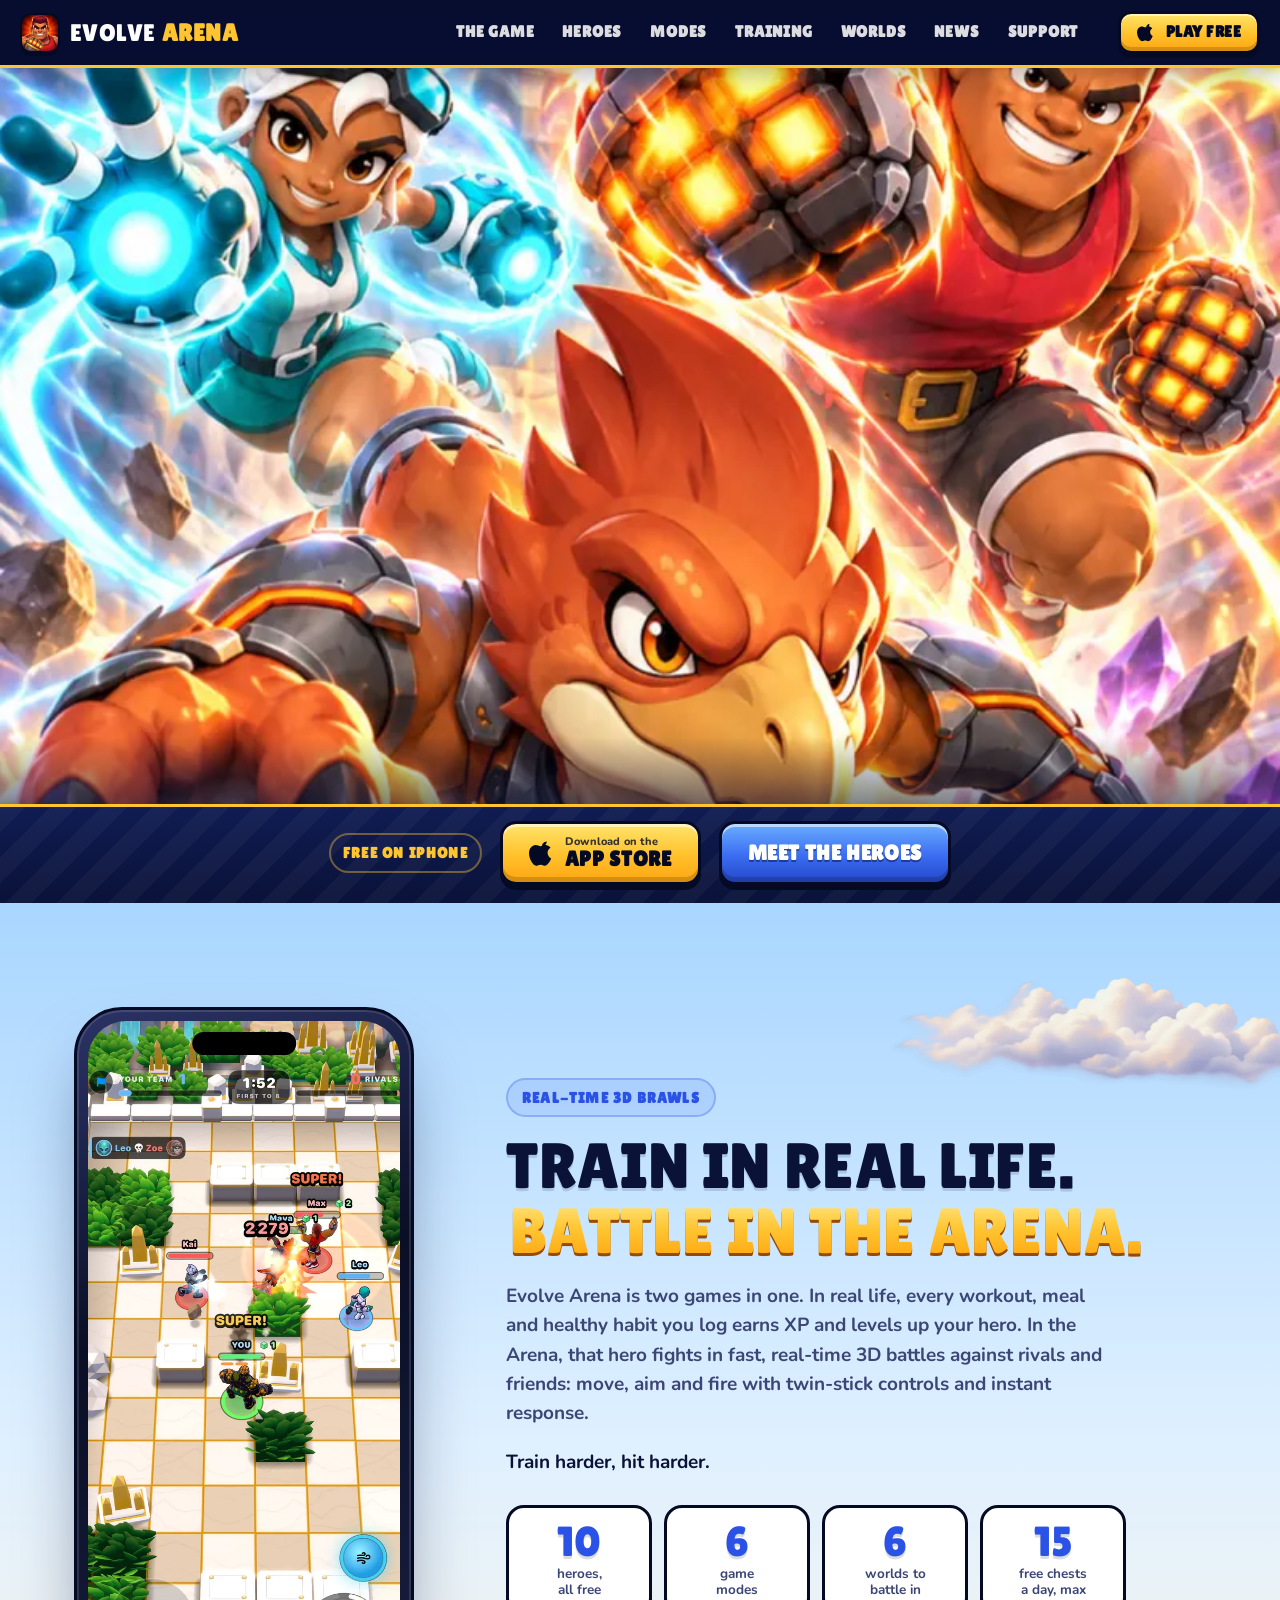
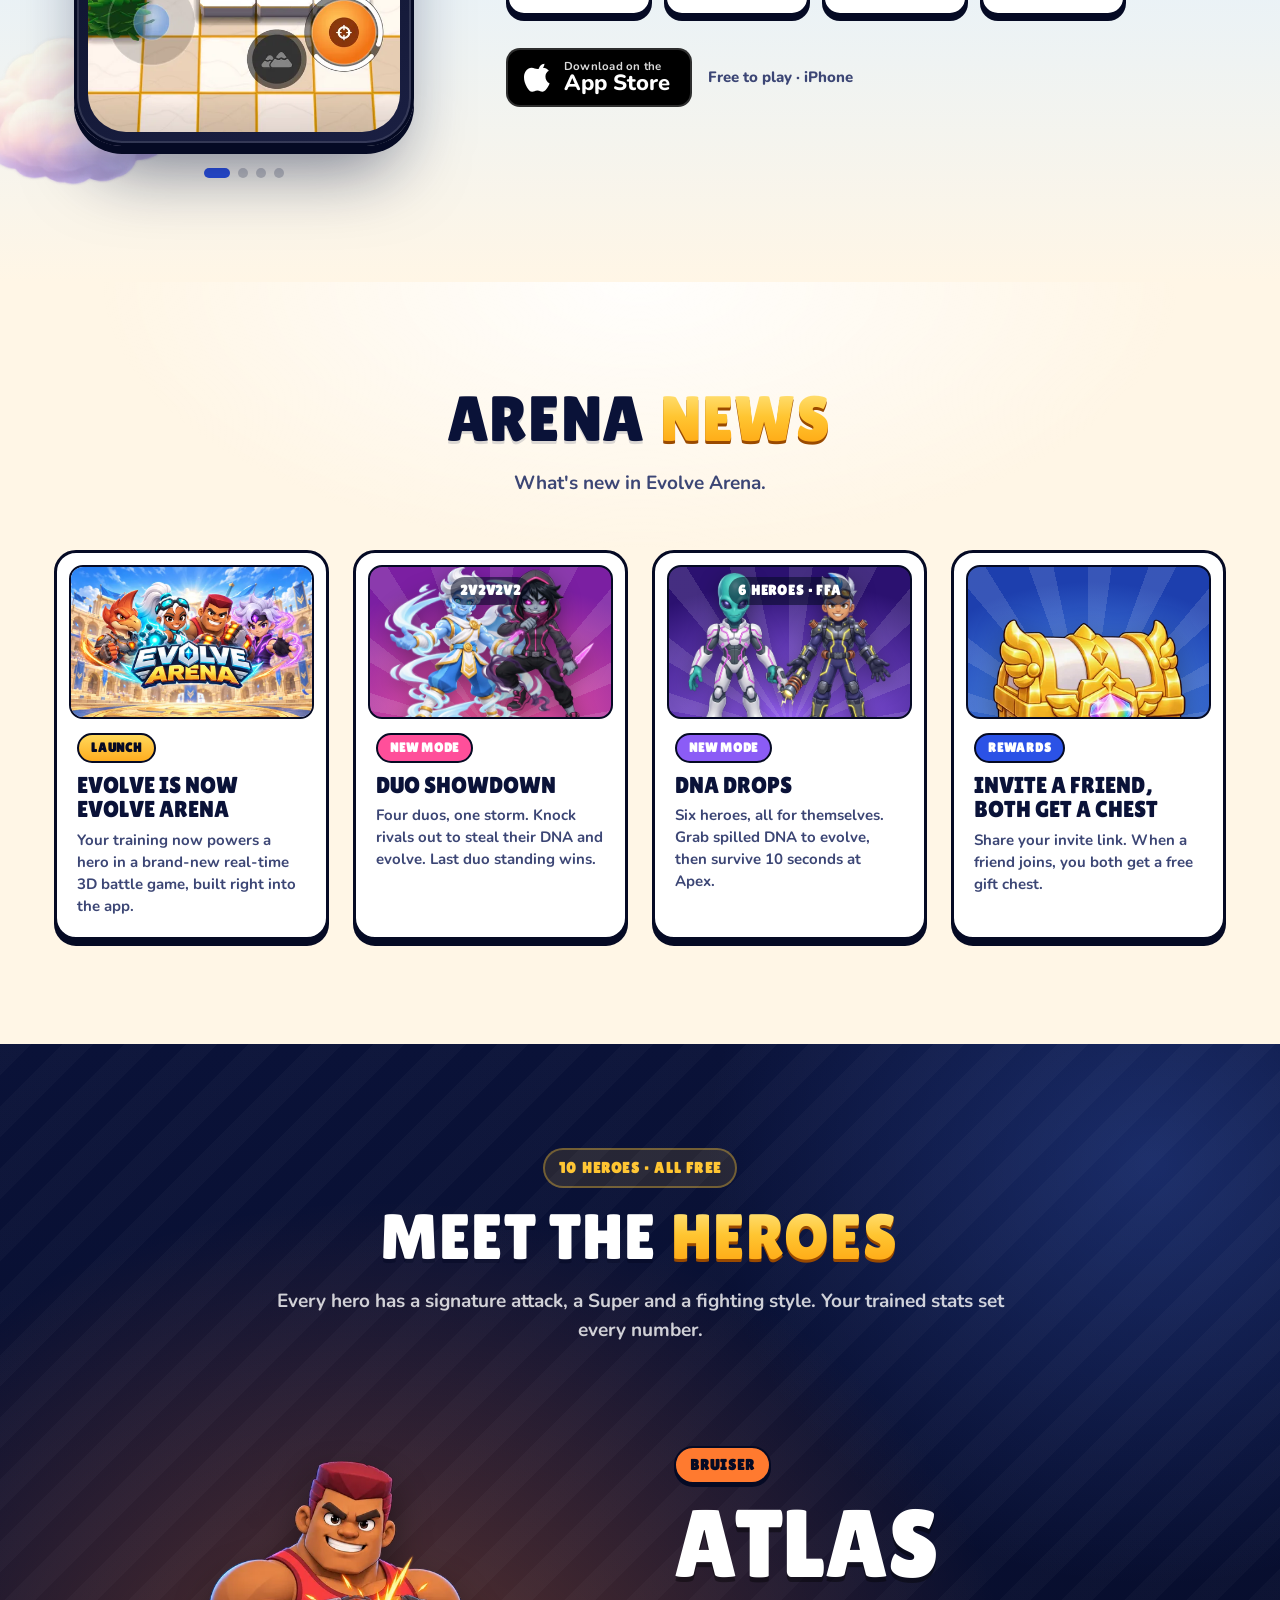
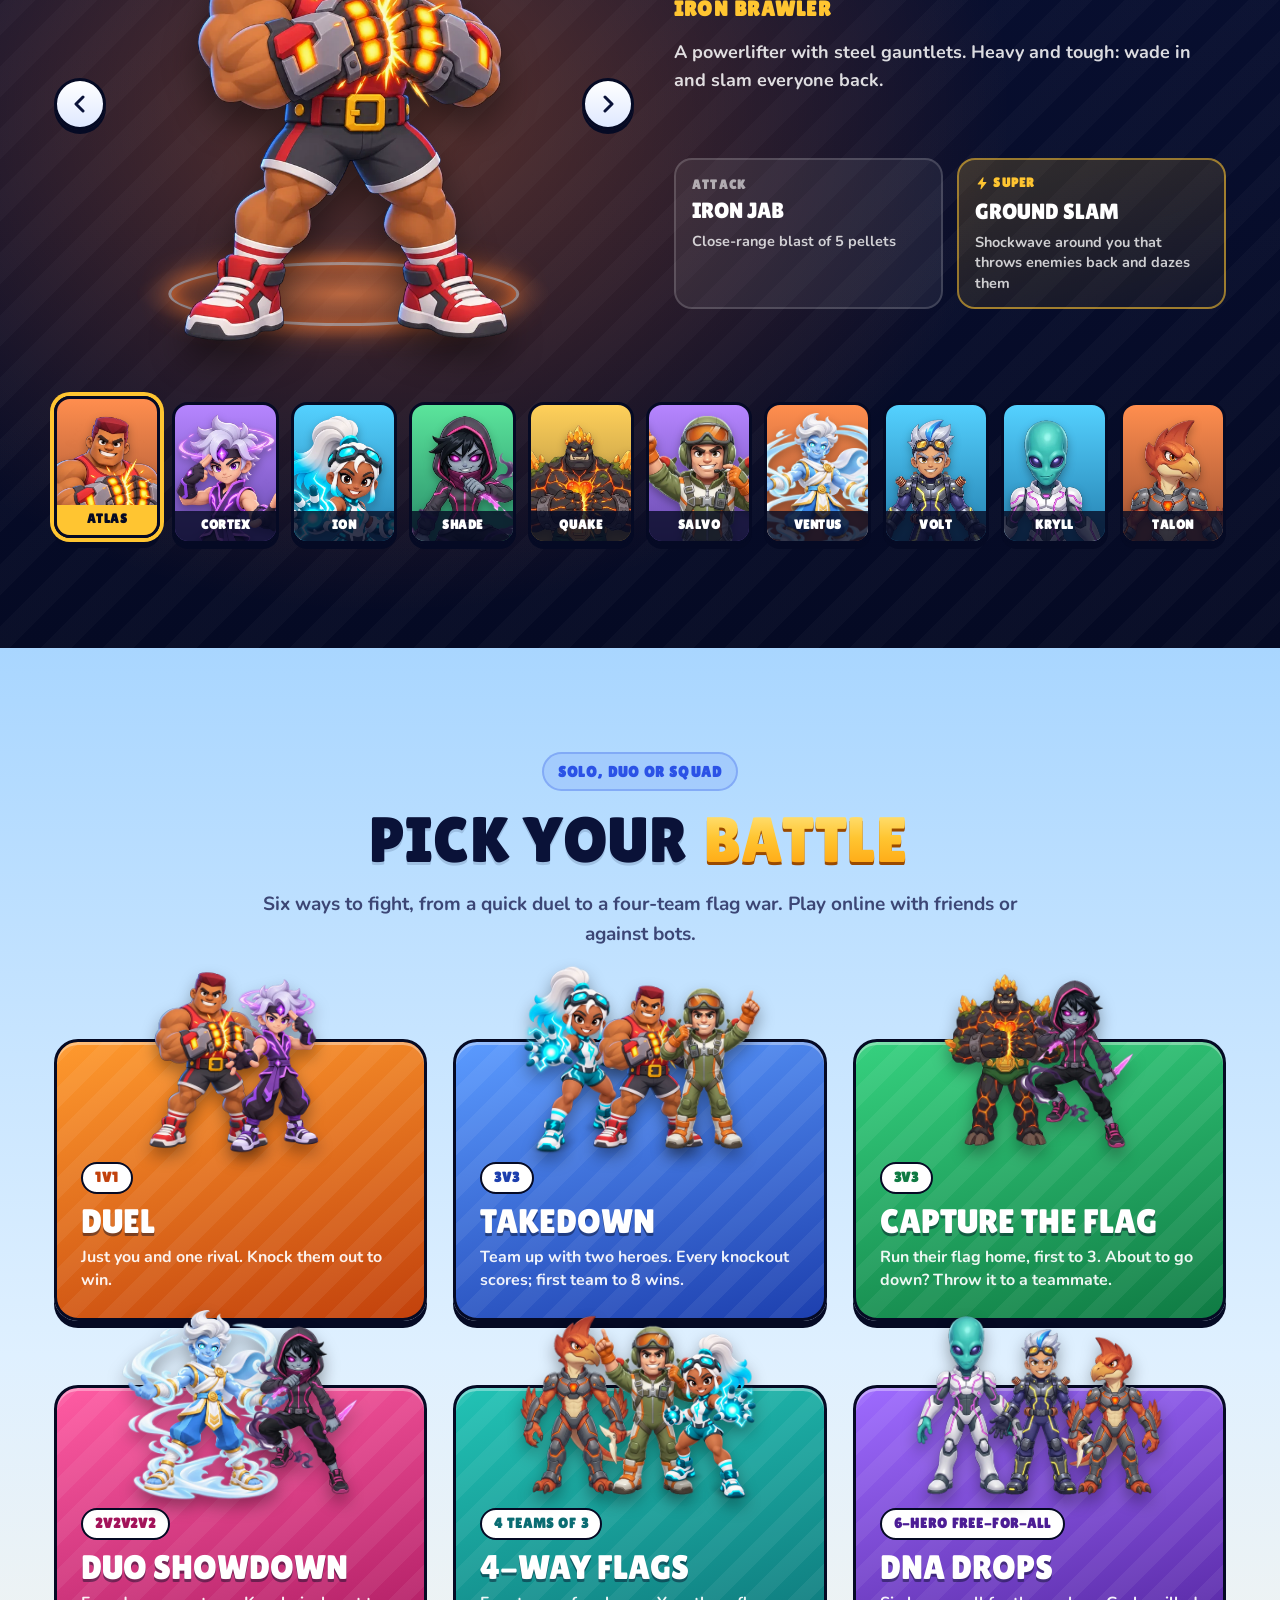
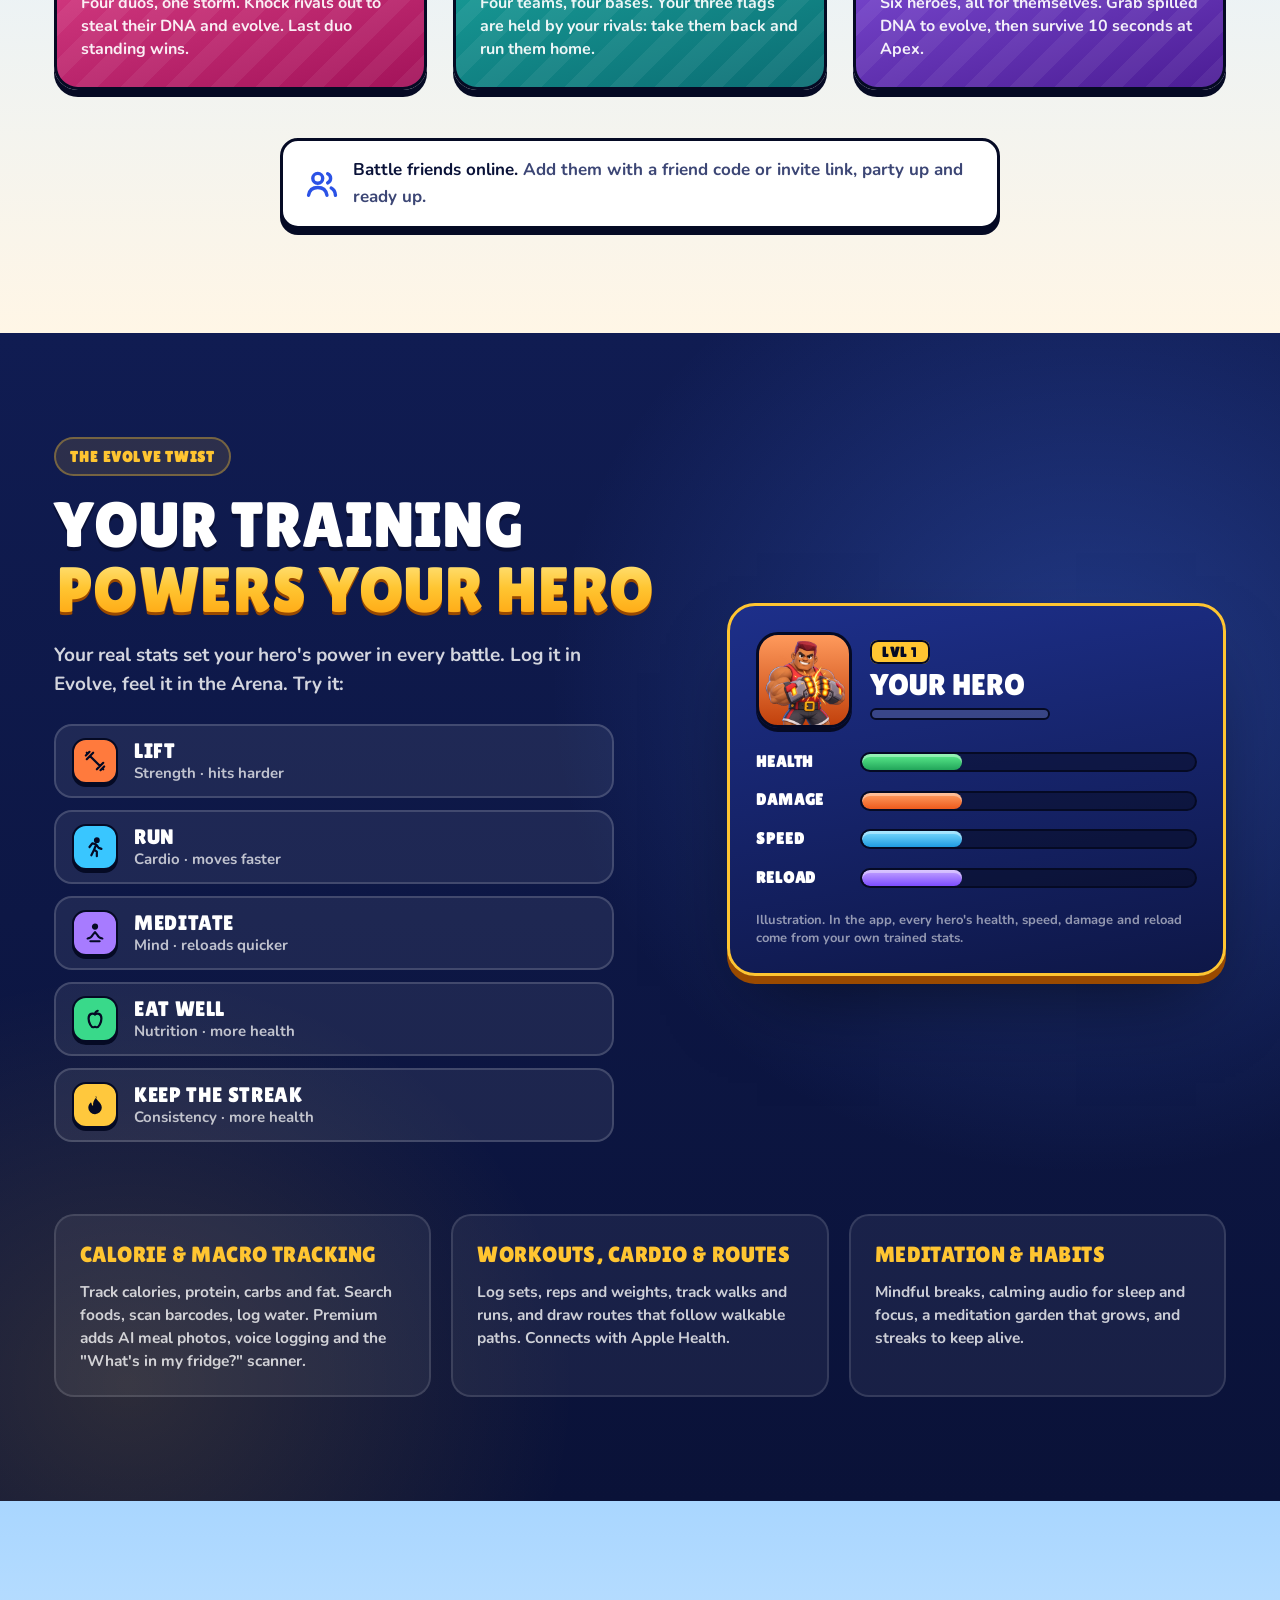
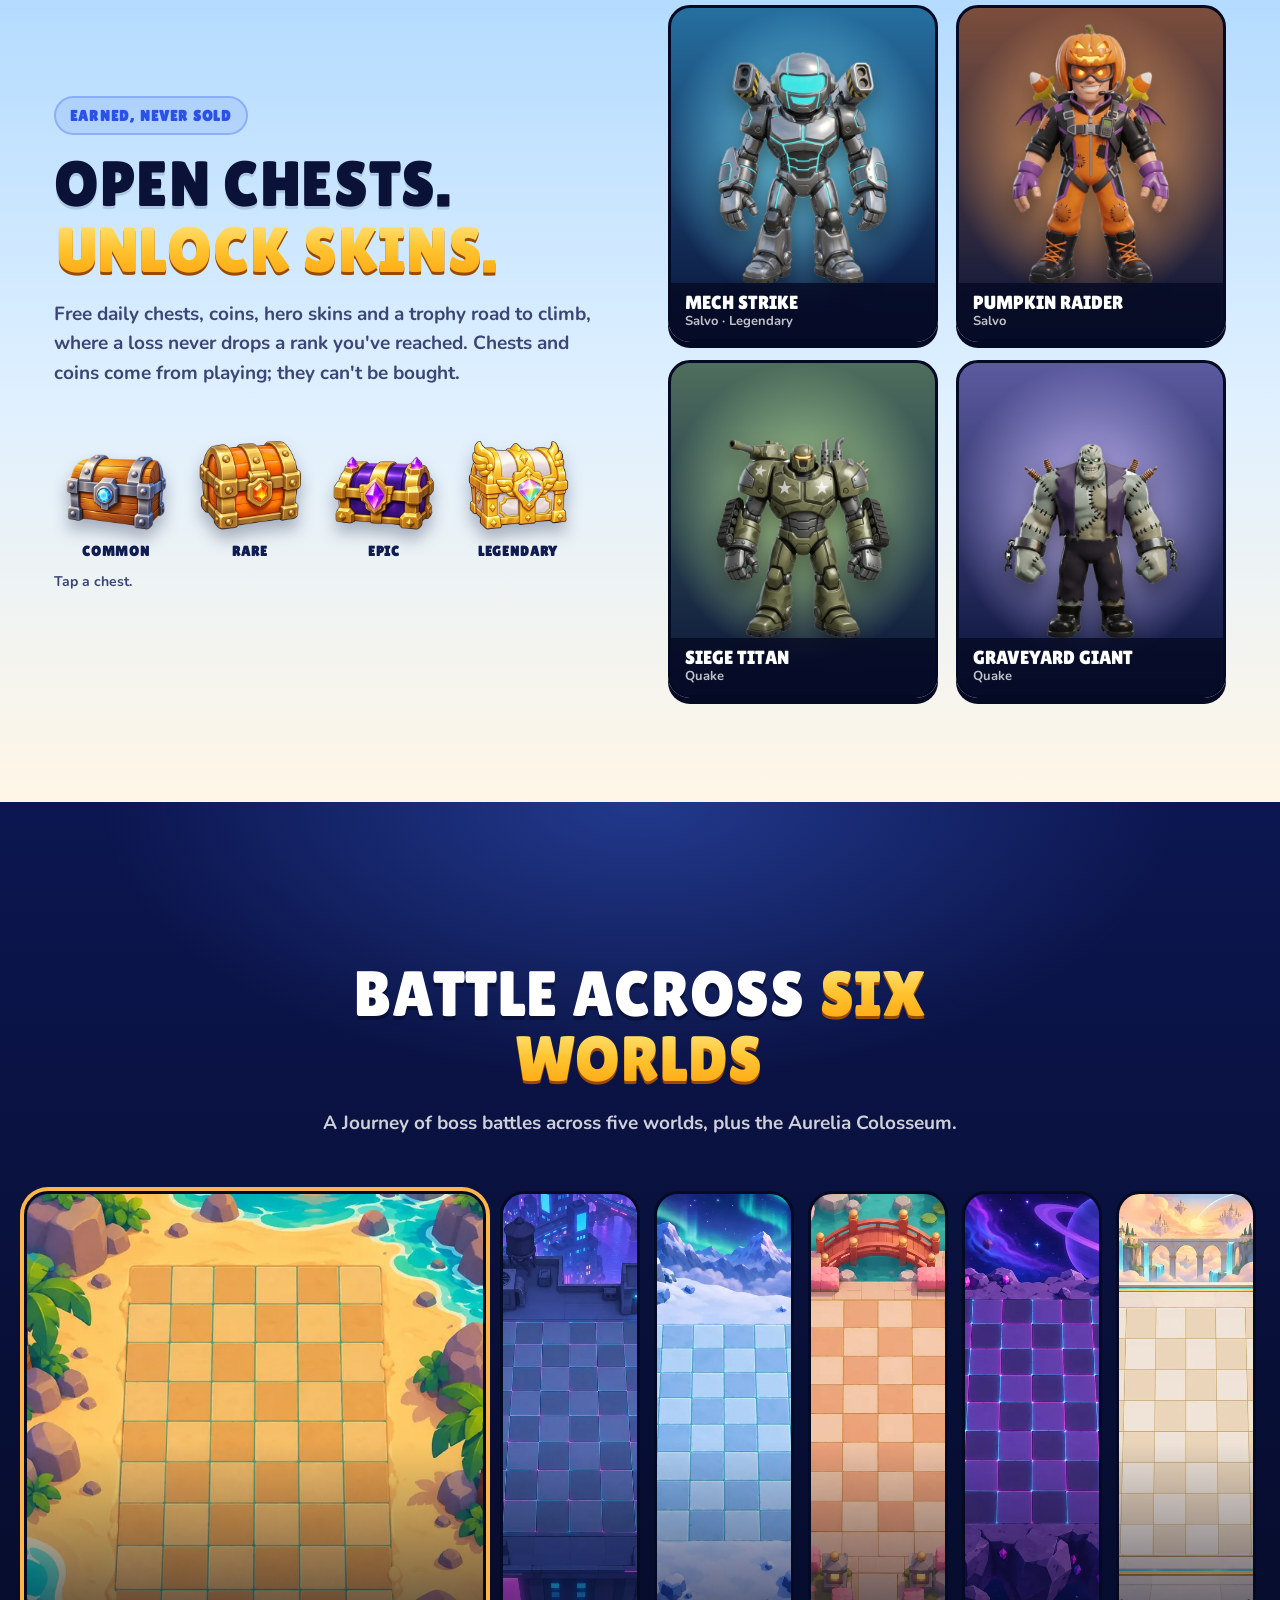
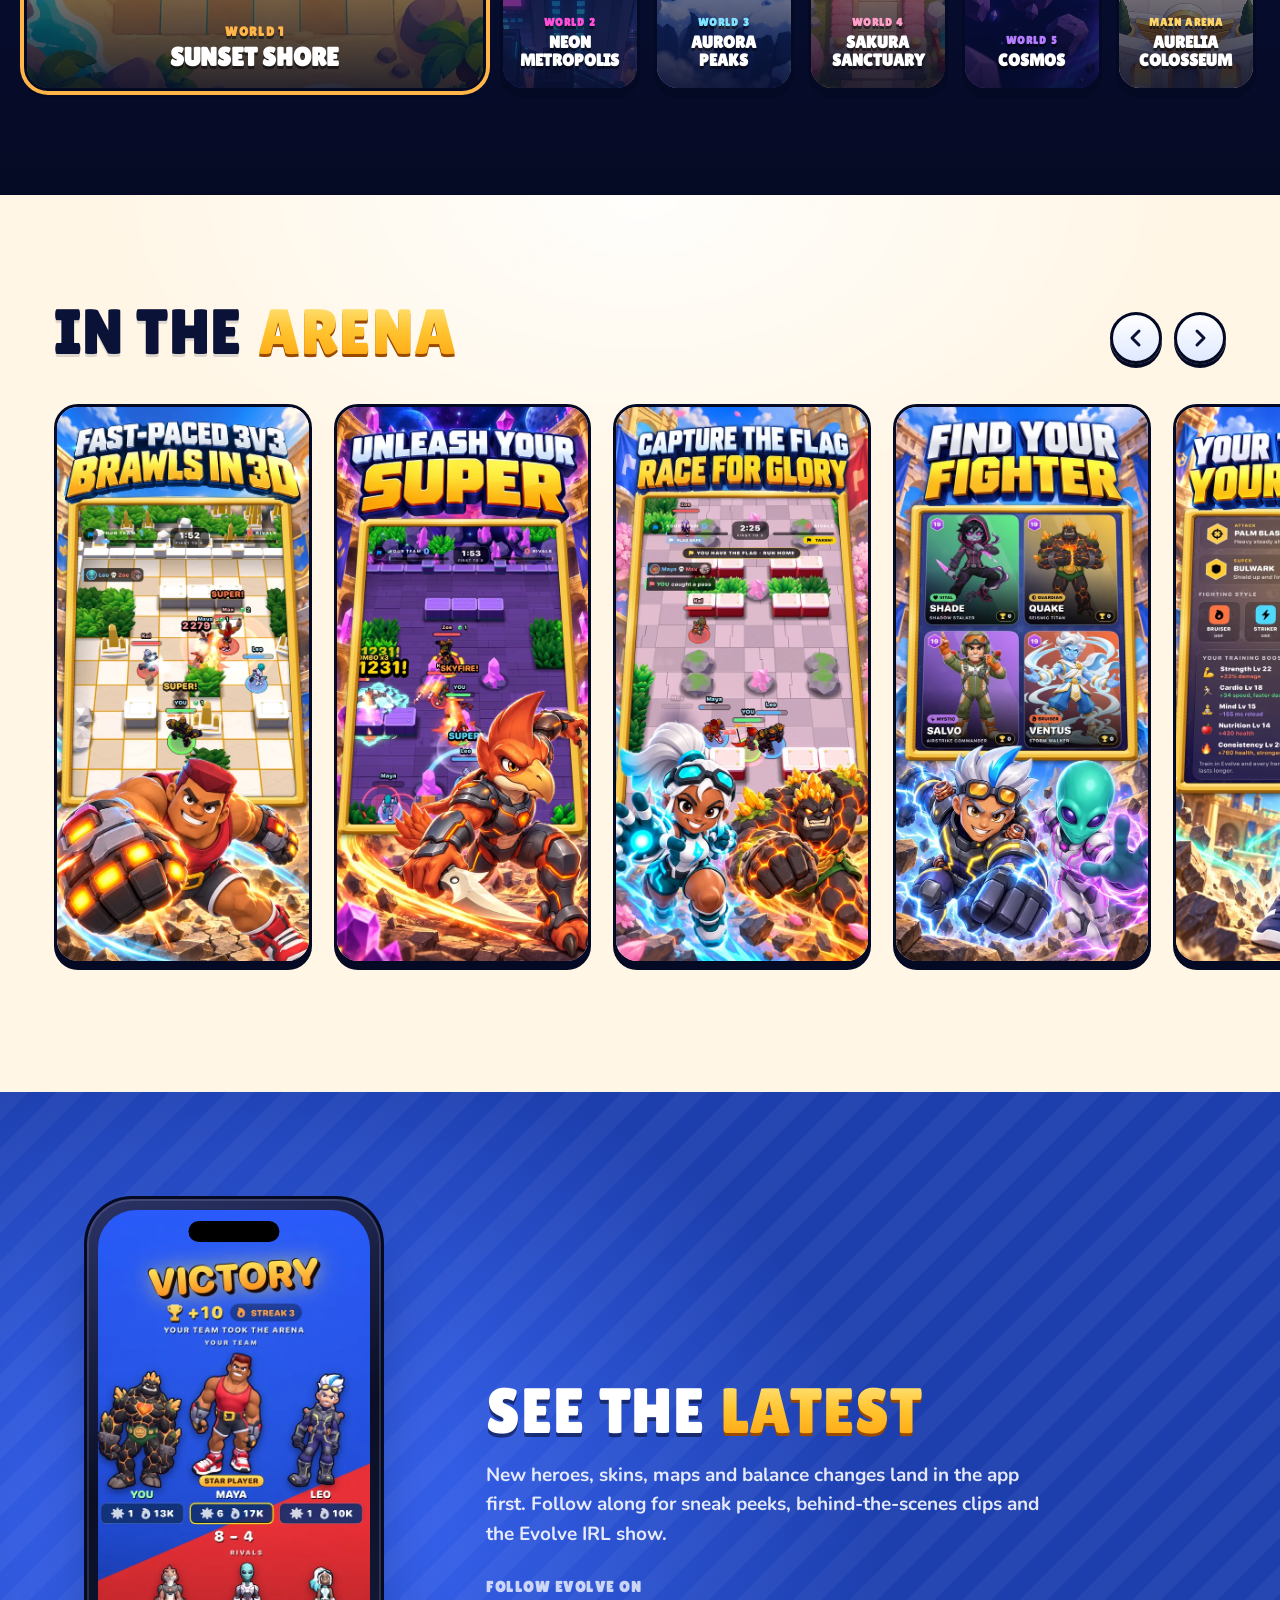
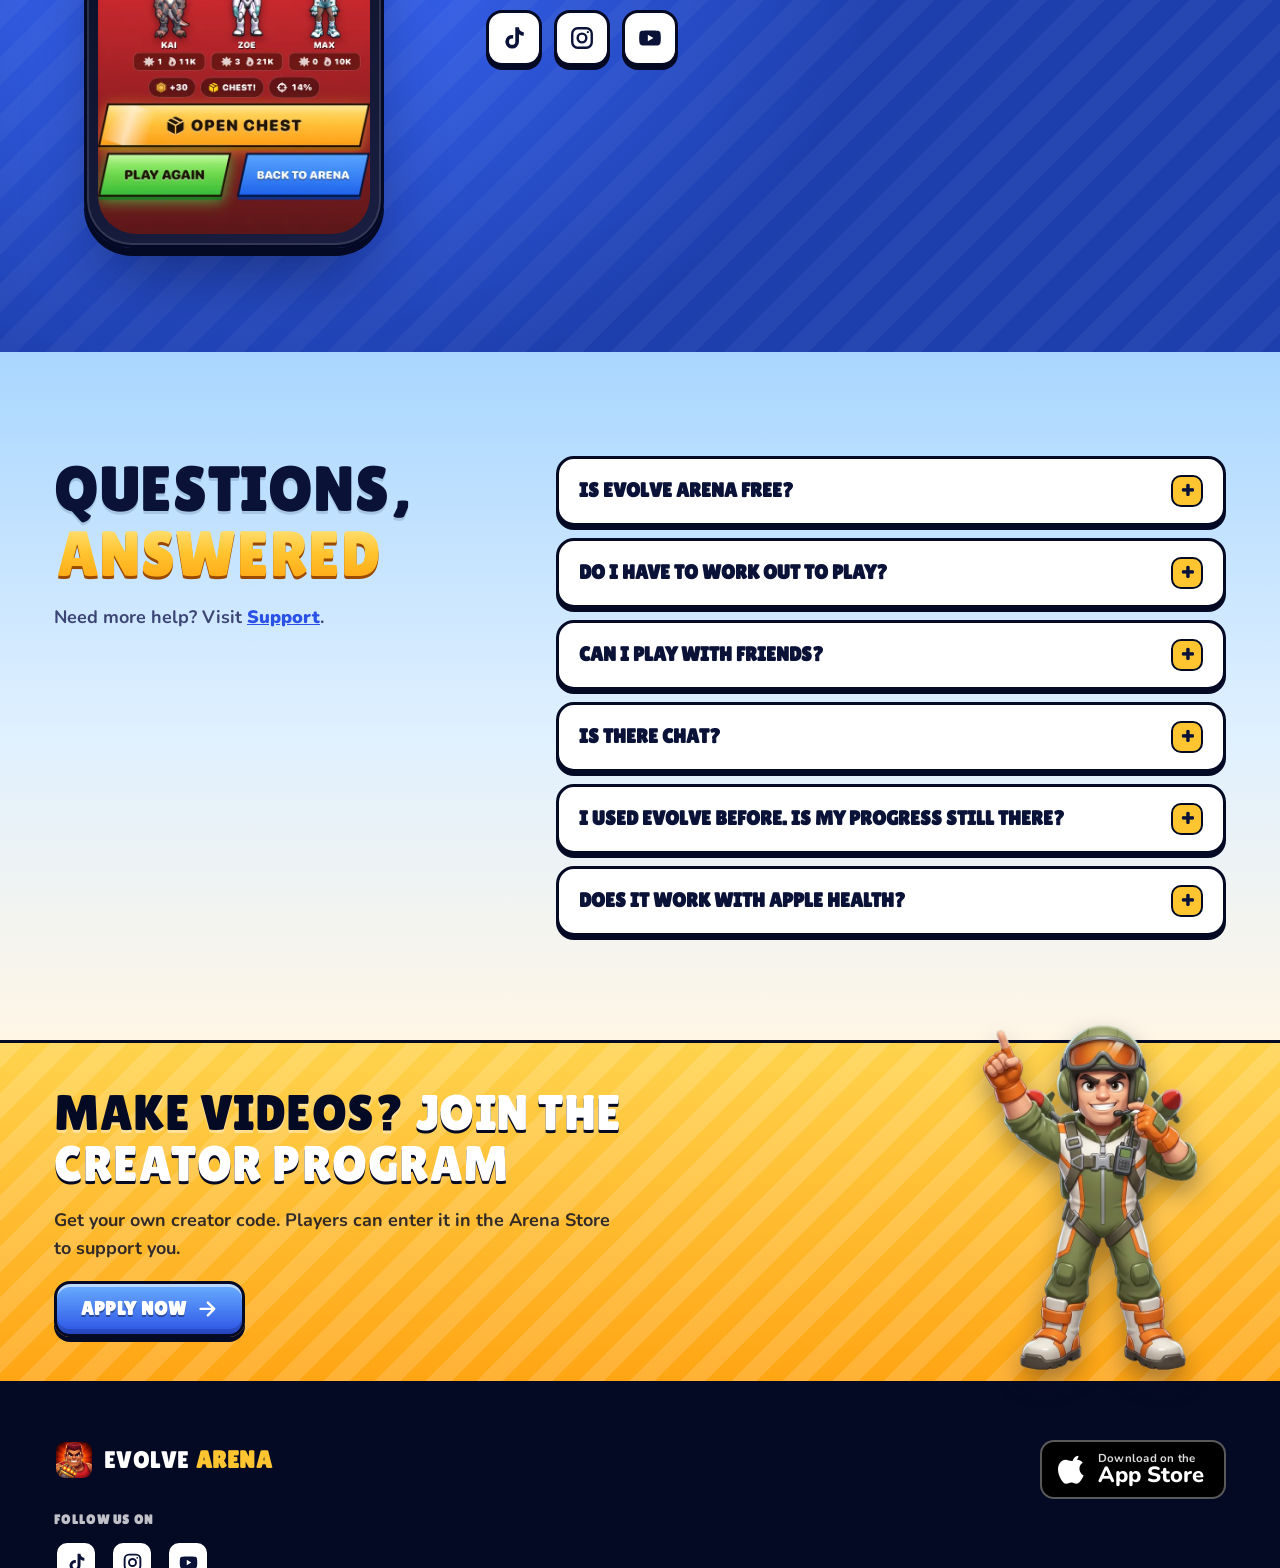
<file: index.html>
<!doctype html>
<html lang="en" class="no-js">
<head>
  <meta charset="utf-8">
  <meta name="viewport" content="width=device-width, initial-scale=1, viewport-fit=cover">
  <title>Evolve Arena — Train in real life. Battle in the Arena.</title>
  <meta name="description" content="Evolve Arena is a free real-time 3D brawler for iPhone where your real training powers your hero. 10 free heroes, 6 game modes, online battles with friends, daily chests and skins.">
  <meta name="theme-color" content="#0a1238">
  <script>document.documentElement.className = "js";</script>
  <link rel="canonical" href="https://theevolve.app/">

  <meta property="og:type" content="website">
  <meta property="og:url" content="https://theevolve.app/">
  <meta property="og:site_name" content="Evolve Arena">
  <meta property="og:title" content="Evolve Arena — Train in real life. Battle in the Arena.">
  <meta property="og:description" content="Real-time 3D battles where your workouts, meals and habits power your hero. 10 heroes, all free.">
  <meta property="og:image" content="https://theevolve.app/assets/arena/og.jpg">
  <meta property="og:image:width" content="1200">
  <meta property="og:image:height" content="630">
  <meta name="twitter:card" content="summary_large_image">
  <meta name="twitter:image" content="https://theevolve.app/assets/arena/og.jpg">
  <meta name="apple-itunes-app" content="app-id=6743642232">

  <link rel="icon" href="/favicon.ico" sizes="48x48">
  <link rel="icon" type="image/png" sizes="32x32" href="/assets/arena/favicon-32.png">
  <link rel="icon" type="image/png" sizes="192x192" href="/assets/arena/favicon-192.png">
  <link rel="apple-touch-icon" href="/assets/arena/apple-touch-icon.png">

  <link rel="preload" as="image" href="assets/arena/keyart-wide.webp" media="(min-width: 761px)">
  <link rel="preload" as="image" href="assets/arena/keyart-tall.webp" media="(max-width: 760px)">
  <link rel="preconnect" href="https://fonts.googleapis.com">
  <link rel="preconnect" href="https://fonts.gstatic.com" crossorigin>
  <!-- Fonts load without blocking the first paint; text shows in the system font until they arrive. -->
  <link rel="preload" as="style" href="https://fonts.googleapis.com/css2?family=Lilita+One&family=Nunito:wght@600;700;800;900&display=swap" onload="this.onload=null;this.rel='stylesheet'">
  <noscript><link rel="stylesheet" href="https://fonts.googleapis.com/css2?family=Lilita+One&family=Nunito:wght@600;700;800;900&display=swap"></noscript>
  <link rel="stylesheet" href="arena.css">

  <script type="application/ld+json">
  {
    "@context": "https://schema.org",
    "@type": "MobileApplication",
    "name": "Evolve Arena",
    "operatingSystem": "iOS",
    "applicationCategory": "GameApplication",
    "url": "https://theevolve.app/",
    "image": "https://theevolve.app/assets/arena/og.jpg",
    "offers": { "@type": "Offer", "price": "0", "priceCurrency": "USD" },
    "downloadUrl": "https://apps.apple.com/app/id6743642232"
  }
  </script>
</head>
<body>

<svg width="0" height="0" style="position:absolute" aria-hidden="true">
  <defs>
    <symbol id="i-apple" viewBox="0 0 24 24"><path fill="currentColor" d="M16.37 1.43c0 1.14-.42 2.2-1.12 2.98-.84.94-2.2 1.66-3.3 1.57-.14-1.1.41-2.26 1.1-3 .78-.86 2.12-1.5 3.32-1.55ZM20.5 17.1c-.56 1.3-.83 1.88-1.55 3.03-1 1.6-2.42 3.6-4.18 3.62-1.56.01-1.96-1.02-4.08-1-2.12.01-2.56 1.02-4.12 1-1.76-.02-3.1-1.82-4.11-3.42-2.82-4.48-3.12-9.74-1.38-12.53 1.24-1.98 3.2-3.14 5.03-3.14 1.87 0 3.05 1.03 4.6 1.03 1.5 0 2.42-1.03 4.58-1.03 1.64 0 3.37.89 4.6 2.43-4.04 2.22-3.39 8 .61 10.01Z"/></symbol>
    <symbol id="i-arrow" viewBox="0 0 24 24"><path fill="none" stroke="currentColor" stroke-width="2.6" stroke-linecap="round" stroke-linejoin="round" d="M5 12h14M13 5l7 7-7 7"/></symbol>
    <symbol id="i-left" viewBox="0 0 24 24"><path fill="none" stroke="currentColor" stroke-width="3" stroke-linecap="round" stroke-linejoin="round" d="m15 5-7 7 7 7"/></symbol>
    <symbol id="i-right" viewBox="0 0 24 24"><path fill="none" stroke="currentColor" stroke-width="3" stroke-linecap="round" stroke-linejoin="round" d="m9 5 7 7-7 7"/></symbol>
    <symbol id="i-menu" viewBox="0 0 24 24"><path fill="none" stroke="currentColor" stroke-width="2.6" stroke-linecap="round" d="M4 7h16M4 12h16M4 17h16"/></symbol>
    <symbol id="i-close" viewBox="0 0 24 24"><path fill="none" stroke="currentColor" stroke-width="2.6" stroke-linecap="round" d="M6 6l12 12M18 6 6 18"/></symbol>
    <symbol id="i-down" viewBox="0 0 24 24"><path fill="none" stroke="currentColor" stroke-width="2.6" stroke-linecap="round" stroke-linejoin="round" d="m6 9 6 6 6-6"/></symbol>
    <symbol id="i-bolt" viewBox="0 0 24 24"><path fill="currentColor" d="M13.2 2.2 4.6 13.1c-.4.5 0 1.2.6 1.2h5.3l-1.4 7.2c-.1.7.8 1.1 1.2.5l8.6-10.9c.4-.5 0-1.2-.6-1.2H13l1.4-7.2c.1-.7-.8-1.1-1.2-.5Z"/></symbol>
    <symbol id="i-star" viewBox="0 0 24 24"><path fill="currentColor" d="m12 2.6 2.8 6 6.5.7-4.9 4.4 1.4 6.4L12 16.8l-5.8 3.3 1.4-6.4-4.9-4.4 6.5-.7Z"/></symbol>
    <symbol id="i-dumbbell" viewBox="0 0 24 24"><path fill="none" stroke="currentColor" stroke-width="2.4" stroke-linecap="round" d="M6.5 6.5l11 11M21 21l-1-1M3 3l1 1M18 22l4-4M2 6l4-4M3 10l7-7M14 21l7-7"/></symbol>
    <symbol id="i-run" viewBox="0 0 24 24"><g fill="none" stroke="currentColor" stroke-width="2.4" stroke-linecap="round" stroke-linejoin="round"><circle cx="14" cy="4.5" r="2" fill="currentColor"/><path d="M8 21l3-6 3 2v5M6 12l3-4 4 1 3 4 3 1M11 15l2-5"/></g></symbol>
    <symbol id="i-mind" viewBox="0 0 24 24"><g fill="none" stroke="currentColor" stroke-width="2.4" stroke-linecap="round" stroke-linejoin="round"><circle cx="12" cy="5" r="2.2" fill="currentColor"/><path d="M4 18c2.5-.5 4.5-1.5 5.5-4l2.5-3 2.5 3c1 2.5 3 3.5 5.5 4M7 21h10"/></g></symbol>
    <symbol id="i-apple-fruit" viewBox="0 0 24 24"><g fill="none" stroke="currentColor" stroke-width="2.4" stroke-linecap="round" stroke-linejoin="round"><path d="M12 7c-2-1.5-7-1.5-7 4.5 0 4.5 3 9.5 5 9.5 1 0 1.3-.5 2-.5s1 .5 2 .5c2 0 5-5 5-9.5C19 5.5 14 5.5 12 7Z"/><path d="M12 7c0-2 1-3.5 3-4"/></g></symbol>
    <symbol id="i-flame" viewBox="0 0 24 24"><path fill="currentColor" d="M12.6 2.2c.3 2.6 1.8 4.3 3.4 6 1.8 1.9 3.4 3.8 3.4 6.8A7.3 7.3 0 0 1 12 22a7.2 7.2 0 0 1-7.3-7.1c0-2.4 1.1-4.1 2.4-5.4.4-.4 1.1-.1 1.1.5 0 1.3.6 2.4 1.7 2.9-.4-3.9 1.2-7.4 4-9.4.3-.2.7 0 .7.4Z"/></symbol>
    <symbol id="i-users" viewBox="0 0 24 24"><g fill="none" stroke="currentColor" stroke-width="2.4" stroke-linecap="round"><circle cx="9" cy="8" r="3.5"/><path d="M2.5 20c.6-3.6 3.2-5.5 6.5-5.5s5.9 1.9 6.5 5.5M16 4.8a3.5 3.5 0 0 1 0 6.4M18.5 14.8c1.7.8 2.8 2.5 3 5.2"/></g></symbol>
    <symbol id="i-shield" viewBox="0 0 24 24"><path fill="none" stroke="currentColor" stroke-width="2.4" stroke-linejoin="round" d="M12 2.8 4.5 5.6v5.9c0 4.7 3.1 8.2 7.5 9.7 4.4-1.5 7.5-5 7.5-9.7V5.6Z"/><path fill="none" stroke="currentColor" stroke-width="2.4" stroke-linecap="round" stroke-linejoin="round" d="m8.8 12 2.2 2.2 4.3-4.4"/></symbol>
    <symbol id="i-instagram" viewBox="0 0 24 24"><g fill="none" stroke="currentColor" stroke-width="2.2"><rect width="18" height="18" x="3" y="3" rx="5"/><circle cx="12" cy="12" r="4"/><circle cx="17.4" cy="6.6" r="1" fill="currentColor" stroke="none"/></g></symbol>
    <symbol id="i-youtube" viewBox="0 0 24 24"><path fill="currentColor" d="M21.6 7.2a2.6 2.6 0 0 0-1.8-1.8C18.2 5 12 5 12 5s-6.2 0-7.8.4A2.6 2.6 0 0 0 2.4 7.2 27 27 0 0 0 2 12a27 27 0 0 0 .4 4.8 2.6 2.6 0 0 0 1.8 1.8c1.6.4 7.8.4 7.8.4s6.2 0 7.8-.4a2.6 2.6 0 0 0 1.8-1.8A27 27 0 0 0 22 12a27 27 0 0 0-.4-4.8ZM10 15.1V8.9l5.2 3.1Z"/></symbol>
    <symbol id="i-tiktok" viewBox="0 0 24 24"><path fill="currentColor" d="M16.6 2h-3.4v13.4a2.9 2.9 0 1 1-2.9-2.9c.3 0 .6 0 .9.1V9.2a6.3 6.3 0 1 0 5.4 6.2V8.6a7.6 7.6 0 0 0 4.4 1.4V6.6a4.4 4.4 0 0 1-4.4-4.6Z"/></symbol>
  </defs>
</svg>

<a class="skip" href="#main">Skip to content</a>

<!-- ================= NAV ================= -->
<header class="nav" id="nav">
  <div class="nav-inner">
    <a class="brand" href="/" aria-label="Evolve Arena home">
      <img src="assets/arena/icon-256.webp" alt="" width="40" height="40">
      <span class="brand-word"><b>Evolve</b><i>Arena</i></span>
    </a>
    <nav class="nav-links" id="navLinks" aria-label="Primary">
      <a href="#game">The Game</a>
      <a href="#heroes">Heroes</a>
      <a href="#modes">Modes</a>
      <a href="#training">Training</a>
      <a href="#worlds">Worlds</a>
      <a href="#news">News</a>
      <a href="/support/">Support</a>
    </nav>
    <a class="btn btn-gold btn-sm nav-cta" href="https://apps.apple.com/app/id6743642232" data-store>
      <svg class="ic"><use href="#i-apple"/></svg><span>Play free</span>
    </a>
    <button class="nav-toggle" id="navToggle" aria-label="Open menu" aria-expanded="false" aria-controls="navLinks">
      <svg class="ic ic-open"><use href="#i-menu"/></svg><svg class="ic ic-close"><use href="#i-close"/></svg>
    </button>
  </div>
</header>

<main id="main">

<!-- ================= KEY ART ================= -->
<section class="keyart" id="top" aria-label="Evolve Arena">
  <h1 class="sr-only">Evolve Arena</h1>
  <picture>
    <source media="(max-width: 760px)" srcset="assets/arena/keyart-tall.webp">
    <source media="(max-width: 1300px)" srcset="assets/arena/keyart-wide-1200.webp">
    <img class="keyart-img" src="assets/arena/keyart-wide.webp" width="1915" height="821" alt="Evolve Arena key art: Talon, Ion, Atlas and Cortex burst out of the Aurelia Colosseum behind the Evolve Arena logo." fetchpriority="high">
  </picture>
  <div class="keyart-fade" aria-hidden="true"></div>
  <div class="keyart-ribbon">
    <span class="ribbon-tag">Free on iPhone</span>
    <a class="btn btn-gold btn-lg" href="https://apps.apple.com/app/id6743642232" data-store>
      <svg class="ic"><use href="#i-apple"/></svg>
      <span><small>Download on the</small>App Store</span>
    </a>
    <a class="btn btn-blue btn-lg" href="#heroes">Meet the heroes</a>
  </div>
</section>

<!-- ================= INTRO (Supercell-style image + text block) ================= -->
<section class="intro sky" id="game">
  <div class="clouds" aria-hidden="true">
    <img class="cloud c1" src="assets/arena/fx/cloud_a.webp" alt="" loading="lazy">
    <img class="cloud c2" src="assets/arena/fx/cloud_puff.webp" alt="" loading="lazy">
  </div>
  <div class="wrap intro-grid">
    <div class="phone reveal" data-cycle>
      <div class="phone-screen">
        <img class="is-on" src="assets/arena/shots/takedown.webp" alt="A 3v3 Takedown in the Aurelia Colosseum with two Supers firing at once." width="620" height="1347" loading="lazy">
        <img src="assets/arena/shots/skyfire.webp" alt="Talon's Skyfire Super raining fire on a 3v3 battle in Cosmos." width="620" height="1347" loading="lazy">
        <img src="assets/arena/shots/flags.webp" alt="Capture the Flag in Sakura Sanctuary: you have the flag, run home." width="620" height="1347" loading="lazy">
        <img src="assets/arena/shots/quake.webp" alt="Quake's Titan Leap stunning rivals on the Aurora Peaks map." width="620" height="1347" loading="lazy">
      </div>
      <div class="phone-dots" aria-hidden="true"><i class="is-on"></i><i></i><i></i><i></i></div>
    </div>
    <div class="intro-copy">
      <span class="kicker reveal">Real-time 3D brawls</span>
      <h2 class="title reveal">Train in real life.<br><span class="gold">Battle in the Arena.</span></h2>
      <p class="reveal">Evolve Arena is two games in one. In real life, every workout, meal and healthy habit you log earns XP and levels up your hero. In the Arena, that hero fights in fast, real-time 3D battles against rivals and friends: move, aim and fire with twin-stick controls and instant response.</p>
      <p class="reveal"><b>Train harder, hit harder.</b></p>
      <ul class="facts reveal">
        <li><b>10</b><span>heroes,<br>all free</span></li>
        <li><b>6</b><span>game<br>modes</span></li>
        <li><b>6</b><span>worlds to<br>battle in</span></li>
        <li><b>15</b><span>free chests<br>a day, max</span></li>
      </ul>
      <div class="store-row reveal">
        <a class="appstore" href="https://apps.apple.com/app/id6743642232" data-store aria-label="Download Evolve Arena on the App Store">
          <svg class="ic"><use href="#i-apple"/></svg><span><small>Download on the</small>App Store</span>
        </a>
        <span class="store-note">Free to play · iPhone</span>
      </div>
    </div>
  </div>
</section>

<!-- ================= NEWS ================= -->
<section class="news stone" id="news">
  <div class="wrap">
    <div class="section-head center">
      <h2 class="title reveal">Arena <span class="gold">News</span></h2>
      <p class="reveal">What's new in Evolve Arena.</p>
    </div>
    <div class="news-grid">
      <a class="news-card reveal" href="#game">
        <div class="news-art art-launch">
          <img src="assets/arena/keyart-wide-1200.webp" alt="" loading="lazy">
        </div>
        <span class="tag tag-gold">Launch</span>
        <h3>Evolve is now Evolve Arena</h3>
        <p>Your training now powers a hero in a brand-new real-time 3D battle game, built right into the app.</p>
      </a>
      <a class="news-card reveal" href="#modes">
        <div class="news-art art-mode" style="--c1:#ff5ca3;--c2:#7b1fa2">
          <img class="pose p1" src="assets/arena/heroes/ventus.webp" alt="" loading="lazy">
          <img class="pose p2" src="assets/arena/heroes/shade.webp" alt="" loading="lazy">
          <span class="art-label">2v2v2v2</span>
        </div>
        <span class="tag tag-pink">New mode</span>
        <h3>Duo Showdown</h3>
        <p>Four duos, one storm. Knock rivals out to steal their DNA and evolve. Last duo standing wins.</p>
      </a>
      <a class="news-card reveal" href="#modes">
        <div class="news-art art-mode" style="--c1:#9e66ff;--c2:#2b1170">
          <img class="pose p1" src="assets/arena/heroes/kryll.webp" alt="" loading="lazy">
          <img class="pose p2" src="assets/arena/heroes/volt.webp" alt="" loading="lazy">
          <span class="art-label">6 heroes · FFA</span>
        </div>
        <span class="tag tag-purple">New mode</span>
        <h3>DNA Drops</h3>
        <p>Six heroes, all for themselves. Grab spilled DNA to evolve, then survive 10 seconds at Apex.</p>
      </a>
      <a class="news-card reveal" href="#rewards">
        <div class="news-art art-gift">
          <img class="chest-pop" src="assets/arena/chests/legendary.webp" alt="" loading="lazy">
        </div>
        <span class="tag tag-blue">Rewards</span>
        <h3>Invite a friend, both get a chest</h3>
        <p>Share your invite link. When a friend joins, you both get a free gift chest.</p>
      </a>
    </div>
  </div>
</section>

<!-- ================= HEROES ================= -->
<section class="heroes" id="heroes" aria-labelledby="heroesTitle">
  <div class="heroes-glow" aria-hidden="true"></div>
  <div class="wrap">
    <div class="section-head center">
      <span class="kicker reveal">10 heroes · all free</span>
      <h2 class="title reveal" id="heroesTitle">Meet the <span class="gold">heroes</span></h2>
      <p class="reveal">Every hero has a signature attack, a Super and a fighting style. Your trained stats set every number.</p>
    </div>

    <div class="roster" id="roster" data-class="bruiser">
      <div class="roster-stage">
        <button class="round-btn prev" id="heroPrev" aria-label="Previous hero"><svg class="ic"><use href="#i-left"/></svg></button>
        <div class="pedestal" aria-hidden="true"><i></i></div>
        <img class="roster-hero" id="heroImg" src="assets/arena/heroes/atlas.webp" alt="Atlas" width="560" height="840">
        <button class="round-btn next" id="heroNext" aria-label="Next hero"><svg class="ic"><use href="#i-right"/></svg></button>
      </div>
      <div class="roster-info" aria-live="polite">
        <span class="class-pill" id="heroClass">Bruiser</span>
        <h3 class="hero-name" id="heroName">Atlas</h3>
        <p class="hero-role" id="heroRole">Iron Brawler</p>
        <p class="hero-blurb" id="heroBlurb">A powerlifter with steel gauntlets. Heavy and tough: wade in and slam everyone back.</p>
        <div class="moves">
          <div class="move">
            <span class="move-label">Attack</span>
            <b id="heroAttack">Iron Jab</b>
            <span id="heroAttackDetail">Close-range blast of 5 pellets</span>
          </div>
          <div class="move move-super">
            <span class="move-label"><svg class="ic"><use href="#i-bolt"/></svg>Super</span>
            <b id="heroSuper">Ground Slam</b>
            <span id="heroSuperDetail">Shockwave around you that throws enemies back and dazes them</span>
          </div>
        </div>
      </div>
    </div>

    <div class="roster-picker" id="rosterPicker" role="tablist" aria-label="Choose a hero"></div>
  </div>
</section>

<!-- ================= MODES ================= -->
<section class="modes sky" id="modes">
  <div class="wrap">
    <div class="section-head center">
      <span class="kicker reveal">Solo, duo or squad</span>
      <h2 class="title reveal">Pick your <span class="gold">battle</span></h2>
      <p class="reveal">Six ways to fight, from a quick duel to a four-team flag war. Play online with friends or against bots.</p>
    </div>
    <div class="mode-grid">
      <article class="mode reveal" style="--m:#ff9a2e;--m2:#c2410c">
        <div class="mode-art"><img class="pose" src="assets/arena/heroes/atlas.webp" alt="" loading="lazy"><img class="pose" src="assets/arena/heroes/cortex.webp" alt="" loading="lazy"></div>
        <span class="mode-size">1v1</span>
        <h3>Duel</h3>
        <p>Just you and one rival. Knock them out to win.</p>
      </article>
      <article class="mode reveal" style="--m:#5b9bff;--m2:#1d3fae">
        <div class="mode-art"><img class="pose" src="assets/arena/heroes/ion.webp" alt="" loading="lazy"><img class="pose" src="assets/arena/heroes/atlas.webp" alt="" loading="lazy"><img class="pose" src="assets/arena/heroes/salvo.webp" alt="" loading="lazy"></div>
        <span class="mode-size">3v3</span>
        <h3>Takedown</h3>
        <p>Team up with two heroes. Every knockout scores; first team to 8 wins.</p>
      </article>
      <article class="mode reveal" style="--m:#36d17f;--m2:#0f7a43">
        <div class="mode-art"><img class="pose" src="assets/arena/heroes/quake.webp" alt="" loading="lazy"><img class="pose" src="assets/arena/heroes/shade.webp" alt="" loading="lazy"></div>
        <span class="mode-size">3v3</span>
        <h3>Capture the Flag</h3>
        <p>Run their flag home, first to 3. About to go down? Throw it to a teammate.</p>
      </article>
      <article class="mode reveal" style="--m:#ff5ca3;--m2:#a3135a">
        <div class="mode-art"><img class="pose" src="assets/arena/heroes/ventus.webp" alt="" loading="lazy"><img class="pose" src="assets/arena/heroes/shade.webp" alt="" loading="lazy"></div>
        <span class="mode-size">2v2v2v2</span>
        <h3>Duo Showdown</h3>
        <p>Four duos, one storm. Knock rivals out to steal their DNA and evolve. Last duo standing wins.</p>
      </article>
      <article class="mode reveal" style="--m:#22c3b5;--m2:#0b6d73">
        <div class="mode-art"><img class="pose" src="assets/arena/heroes/talon.webp" alt="" loading="lazy"><img class="pose" src="assets/arena/heroes/salvo.webp" alt="" loading="lazy"><img class="pose" src="assets/arena/heroes/ion.webp" alt="" loading="lazy"></div>
        <span class="mode-size">4 teams of 3</span>
        <h3>4-Way Flags</h3>
        <p>Four teams, four bases. Your three flags are held by your rivals: take them back and run them home.</p>
      </article>
      <article class="mode reveal" style="--m:#9e6bff;--m2:#4c1d95">
        <div class="mode-art"><img class="pose" src="assets/arena/heroes/kryll.webp" alt="" loading="lazy"><img class="pose" src="assets/arena/heroes/volt.webp" alt="" loading="lazy"><img class="pose" src="assets/arena/heroes/talon.webp" alt="" loading="lazy"></div>
        <span class="mode-size">6-hero free-for-all</span>
        <h3>DNA Drops</h3>
        <p>Six heroes, all for themselves. Grab spilled DNA to evolve, then survive 10 seconds at Apex.</p>
      </article>
    </div>
    <div class="party reveal">
      <svg class="ic"><use href="#i-users"/></svg>
      <p><b>Battle friends online.</b> Add them with a friend code or invite link, party up and ready up.</p>
    </div>
  </div>
</section>

<!-- ================= TRAINING ================= -->
<section class="training" id="training">
  <div class="wrap training-grid">
    <div class="training-copy">
      <span class="kicker reveal">The Evolve twist</span>
      <h2 class="title reveal">Your training<br><span class="gold">powers your hero</span></h2>
      <p class="reveal">Your real stats set your hero's power in every battle. Log it in Evolve, feel it in the Arena. Try it:</p>
      <div class="train-buttons reveal" id="trainButtons">
        <button class="train-btn" data-stat="strength" style="--t:#ff7a3d"><svg class="ic"><use href="#i-dumbbell"/></svg><span><b>Lift</b>Strength · hits harder</span></button>
        <button class="train-btn" data-stat="cardio" style="--t:#39c6ff"><svg class="ic"><use href="#i-run"/></svg><span><b>Run</b>Cardio · moves faster</span></button>
        <button class="train-btn" data-stat="mind" style="--t:#a77bff"><svg class="ic"><use href="#i-mind"/></svg><span><b>Meditate</b>Mind · reloads quicker</span></button>
        <button class="train-btn" data-stat="nutrition" style="--t:#39d98a"><svg class="ic"><use href="#i-apple-fruit"/></svg><span><b>Eat well</b>Nutrition · more health</span></button>
        <button class="train-btn" data-stat="consistency" style="--t:#ffc83d"><svg class="ic"><use href="#i-flame"/></svg><span><b>Keep the streak</b>Consistency · more health</span></button>
      </div>
    </div>

    <div class="power-card reveal" id="powerCard" aria-live="polite">
      <div class="power-top">
        <img src="assets/arena/heroes/atlas.webp" alt="" width="560" height="840" loading="lazy">
        <div>
          <span class="power-lvl">LVL <b id="pcLevel">1</b></span>
          <h3>Your hero</h3>
          <span class="power-xp"><i id="pcXp"></i></span>
        </div>
      </div>
      <ul class="power-stats">
        <li data-bar="hp"><span>Health</span><i><b></b></i></li>
        <li data-bar="dmg"><span>Damage</span><i><b></b></i></li>
        <li data-bar="spd"><span>Speed</span><i><b></b></i></li>
        <li data-bar="rel"><span>Reload</span><i><b></b></i></li>
      </ul>
      <p class="power-note">Illustration. In the app, every hero's health, speed, damage and reload come from your own trained stats.</p>
      <div class="power-pop" id="pcPop" aria-hidden="true"></div>
    </div>
  </div>

  <div class="wrap life-grid">
    <div class="life reveal">
      <h3>Calorie &amp; macro tracking</h3>
      <p>Track calories, protein, carbs and fat. Search foods, scan barcodes, log water. Premium adds AI meal photos, voice logging and the "What's in my fridge?" scanner.</p>
    </div>
    <div class="life reveal">
      <h3>Workouts, cardio &amp; routes</h3>
      <p>Log sets, reps and weights, track walks and runs, and draw routes that follow walkable paths. Connects with Apple Health.</p>
    </div>
    <div class="life reveal">
      <h3>Meditation &amp; habits</h3>
      <p>Mindful breaks, calming audio for sleep and focus, a meditation garden that grows, and streaks to keep alive.</p>
    </div>
  </div>
</section>

<!-- ================= REWARDS ================= -->
<section class="rewards sky" id="rewards">
  <div class="wrap rewards-grid">
    <div>
      <span class="kicker reveal">Earned, never sold</span>
      <h2 class="title reveal">Open chests.<br><span class="gold">Unlock skins.</span></h2>
      <p class="reveal">Free daily chests, coins, hero skins and a trophy road to climb, where a loss never drops a rank you've reached. Chests and coins come from playing; they can't be bought.</p>
      <div class="chests reveal" id="chests">
        <button class="chest" data-rarity="common" aria-label="Open the common chest"><img src="assets/arena/chests/common.webp" alt="" loading="lazy"><span>Common</span></button>
        <button class="chest" data-rarity="rare" aria-label="Open the rare chest"><img src="assets/arena/chests/rare.webp" alt="" loading="lazy"><span>Rare</span></button>
        <button class="chest" data-rarity="epic" aria-label="Open the epic chest"><img src="assets/arena/chests/epic.webp" alt="" loading="lazy"><span>Epic</span></button>
        <button class="chest" data-rarity="legendary" aria-label="Open the legendary chest"><img src="assets/arena/chests/legendary.webp" alt="" loading="lazy"><span>Legendary</span></button>
      </div>
      <p class="chest-hint reveal">Tap a chest.</p>
    </div>
    <div class="skins reveal">
      <figure class="skin" style="--s:#3fd6ff"><img src="assets/arena/skins/salvo_mech_strike.webp" alt="Salvo in the Mech Strike skin" loading="lazy"><figcaption><b>Mech Strike</b>Salvo · Legendary</figcaption></figure>
      <figure class="skin" style="--s:#ff8a1f"><img src="assets/arena/skins/salvo_pumpkin_raider.webp" alt="Salvo in the Pumpkin Raider skin" loading="lazy"><figcaption><b>Pumpkin Raider</b>Salvo</figcaption></figure>
      <figure class="skin" style="--s:#9bd36a"><img src="assets/arena/skins/quake_siege_titan.webp" alt="Quake in the Siege Titan skin" loading="lazy"><figcaption><b>Siege Titan</b>Quake</figcaption></figure>
      <figure class="skin" style="--s:#b7a6ff"><img src="assets/arena/skins/quake_graveyard_giant.webp" alt="Quake in the Graveyard Giant skin" loading="lazy"><figcaption><b>Graveyard Giant</b>Quake</figcaption></figure>
    </div>
  </div>
</section>

<!-- ================= WORLDS ================= -->
<section class="worlds" id="worlds">
  <img class="skyship s1" src="assets/arena/fx/aurelia_skyship_saucer.webp" alt="" aria-hidden="true" loading="lazy">
  <img class="skyship s2" src="assets/arena/fx/aurelia_skyship_shuttle.webp" alt="" aria-hidden="true" loading="lazy">
  <div class="wrap">
    <div class="section-head center">
      <span class="kicker reveal">The Journey</span>
      <h2 class="title reveal">Battle across <span class="gold">six worlds</span></h2>
      <p class="reveal">A Journey of boss battles across five worlds, plus the Aurelia Colosseum.</p>
    </div>
  </div>
  <div class="world-strip" id="worldStrip">
    <button class="world is-open" style="--w:#ffb547"><img src="assets/arena/worlds/sunset_shore.webp" alt="" loading="lazy"><span><small>World 1</small>Sunset Shore</span></button>
    <button class="world" style="--w:#ff4fd8"><img src="assets/arena/worlds/neon_metropolis.webp" alt="" loading="lazy"><span><small>World 2</small>Neon Metropolis</span></button>
    <button class="world" style="--w:#7fe0ff"><img src="assets/arena/worlds/aurora_peaks.webp" alt="" loading="lazy"><span><small>World 3</small>Aurora Peaks</span></button>
    <button class="world" style="--w:#ff9ec7"><img src="assets/arena/worlds/sakura_sanctuary.webp" alt="" loading="lazy"><span><small>World 4</small>Sakura Sanctuary</span></button>
    <button class="world" style="--w:#b47bff"><img src="assets/arena/worlds/cosmos.webp" alt="" loading="lazy"><span><small>World 5</small>Cosmos</span></button>
    <button class="world" style="--w:#ffd56a"><img src="assets/arena/worlds/aurelia_colosseum.webp" alt="" loading="lazy"><span><small>Main arena</small>Aurelia Colosseum</span></button>
  </div>
</section>

<!-- ================= GALLERY (Supercell-style carousel) ================= -->
<section class="gallery stone" id="gallery">
  <div class="wrap gallery-head">
    <h2 class="title reveal">In the <span class="gold">Arena</span></h2>
    <div class="gallery-nav">
      <button class="round-btn" id="galPrev" aria-label="Scroll back"><svg class="ic"><use href="#i-left"/></svg></button>
      <button class="round-btn" id="galNext" aria-label="Scroll forward"><svg class="ic"><use href="#i-right"/></svg></button>
    </div>
  </div>
  <div class="gallery-track" id="galTrack" tabindex="0" aria-label="Evolve Arena screenshots">
    <img src="assets/arena/panels/01-brawls-in-3d.webp" alt="Fast-paced 3v3 brawls in 3D" width="560" height="1217" loading="lazy">
    <img src="assets/arena/panels/02-unleash-your-super.webp" alt="Unleash your Super" width="560" height="1217" loading="lazy">
    <img src="assets/arena/panels/03-capture-the-flag.webp" alt="Capture the Flag: race for glory" width="560" height="1217" loading="lazy">
    <img src="assets/arena/panels/04-find-your-fighter.webp" alt="Find your fighter" width="560" height="1217" loading="lazy">
    <img src="assets/arena/panels/05-training-powers-your-hero.webp" alt="Your training, your power" width="560" height="1217" loading="lazy">
    <img src="assets/arena/panels/06-fuel-your-hero.webp" alt="Track meals, fuel your hero" width="560" height="1217" loading="lazy">
    <img src="assets/arena/panels/07-plan-your-next-route.webp" alt="Plan your next route" width="560" height="1217" loading="lazy">
    <img src="assets/arena/panels/08-five-worlds.webp" alt="Battle across five worlds" width="560" height="1217" loading="lazy">
    <img src="assets/arena/panels/09-open-chests-unlock-skins.webp" alt="Open chests, unlock skins" width="560" height="1217" loading="lazy">
  </div>
</section>

<!-- ================= FOLLOW ================= -->
<section class="follow" id="follow">
  <div class="wrap follow-grid">
    <div class="phone phone-tilt reveal">
      <div class="phone-screen"><img class="is-on" src="assets/arena/shots/victory.webp" alt="A 3v3 victory screen: trophies, a win streak and a chest to open." width="620" height="1347" loading="lazy"></div>
    </div>
    <div>
      <h2 class="title reveal">See the <span class="gold">latest</span></h2>
      <p class="reveal">New heroes, skins, maps and balance changes land in the app first. Follow along for sneak peeks, behind-the-scenes clips and the Evolve IRL show.</p>
      <span class="follow-label reveal">Follow Evolve on</span>
      <div class="socials reveal">
        <a href="https://www.tiktok.com/@evolveirlshow" aria-label="Evolve on TikTok" rel="noopener" target="_blank"><svg class="ic"><use href="#i-tiktok"/></svg></a>
        <a href="https://www.instagram.com/evolveirlshow/" aria-label="Evolve on Instagram" rel="noopener" target="_blank"><svg class="ic"><use href="#i-instagram"/></svg></a>
        <a href="https://www.youtube.com/@EvolveIRLShow" aria-label="Evolve on YouTube" rel="noopener" target="_blank"><svg class="ic"><use href="#i-youtube"/></svg></a>
      </div>
    </div>
  </div>
</section>

<!-- ================= FAQ ================= -->
<section class="faq-sec sky" id="faq">
  <div class="wrap faq-grid">
    <div>
      <h2 class="title reveal">Questions,<br><span class="gold">answered</span></h2>
      <p class="reveal">Need more help? Visit <a href="/support/">Support</a>.</p>
    </div>
    <div class="faq reveal">
      <details>
        <summary>Is Evolve Arena free?</summary>
        <p>Yes. The Arena and all 10 heroes are free, along with food and water logging, workout logging, cardio tools and habit tracking. An optional Premium subscription unlocks Premium hero skins, AI meal scanning, AI voice food logging and fridge scanning.</p>
      </details>
      <details>
        <summary>Do I have to work out to play?</summary>
        <p>No, you can jump straight into battles. Training just makes your hero stronger: your real strength, cardio, mind, nutrition and consistency stats set your hero's power.</p>
      </details>
      <details>
        <summary>Can I play with friends?</summary>
        <p>Yes. Add friends with a friend code or invite link, party up, pick a mode and map, and ready up. You can also play every mode against bots.</p>
      </details>
      <details>
        <summary>Is there chat?</summary>
        <p>No. There's no text or voice chat. Other players see only your hero name, the hero you play and preset emote pins. Hero names are checked against a blocklist, and friends can only be added with a code or link.</p>
      </details>
      <details>
        <summary>I used Evolve before. Is my progress still there?</summary>
        <p>Yes. Evolve is now Evolve Arena. Calorie and macro tracking, workouts, cardio routes, habits and meditation are all still here, your progress carries over, and the Arena opens from Home.</p>
      </details>
      <details>
        <summary>Does it work with Apple Health?</summary>
        <p>Yes. With your permission, Evolve Arena syncs supported fitness data from Apple Health. You control those permissions and can manage or delete your account in the app.</p>
      </details>
    </div>
  </div>
</section>

<!-- ================= CREATORS (Supercell's "work with us" band) ================= -->
<section class="creators-band">
  <div class="wrap creators-inner">
    <div>
      <h2 class="title reveal">Make videos? <span class="gold">Join the creator program</span></h2>
      <p class="reveal">Get your own creator code. Players can enter it in the Arena Store to support you.</p>
      <a class="btn btn-gold reveal" href="/creators/">Apply now <svg class="ic"><use href="#i-arrow"/></svg></a>
    </div>
    <img class="creators-hero" src="assets/arena/heroes/salvo.webp" alt="" loading="lazy" width="560" height="840">
  </div>
</section>

</main>

<!-- ================= FOOTER ================= -->
<footer class="footer">
  <div class="wrap">
    <div class="footer-top">
      <div>
        <a class="brand" href="/"><img src="assets/arena/icon-256.webp" alt="" width="40" height="40" loading="lazy"><span class="brand-word"><b>Evolve</b><i>Arena</i></span></a>
        <span class="follow-label">Follow us on</span>
        <div class="socials socials-sm">
          <a href="https://www.tiktok.com/@evolveirlshow" aria-label="Evolve on TikTok" rel="noopener" target="_blank"><svg class="ic"><use href="#i-tiktok"/></svg></a>
          <a href="https://www.instagram.com/evolveirlshow/" aria-label="Evolve on Instagram" rel="noopener" target="_blank"><svg class="ic"><use href="#i-instagram"/></svg></a>
          <a href="https://www.youtube.com/@EvolveIRLShow" aria-label="Evolve on YouTube" rel="noopener" target="_blank"><svg class="ic"><use href="#i-youtube"/></svg></a>
        </div>
      </div>
      <a class="appstore appstore-dark" href="https://apps.apple.com/app/id6743642232" data-store aria-label="Download Evolve Arena on the App Store">
        <svg class="ic"><use href="#i-apple"/></svg><span><small>Download on the</small>App Store</span>
      </a>
    </div>
    <nav class="footer-links" aria-label="Footer">
      <a href="/support/">Support</a>
      <a href="/creators/">Creator Program</a>
      <a href="/terms.html">Terms &amp; Conditions</a>
      <a href="/privacy.html">Privacy Policy</a>
    </nav>
    <p class="legal">© <span id="year">2026</span> Evolve. Apple, the Apple logo and iPhone are trademarks of Apple Inc. Evolve Arena provides estimates for general wellness and is not medical advice.</p>
  </div>
</footer>

<canvas id="confetti" aria-hidden="true"></canvas>
<script src="arena.js" defer></script>
</body>
</html>
</file>
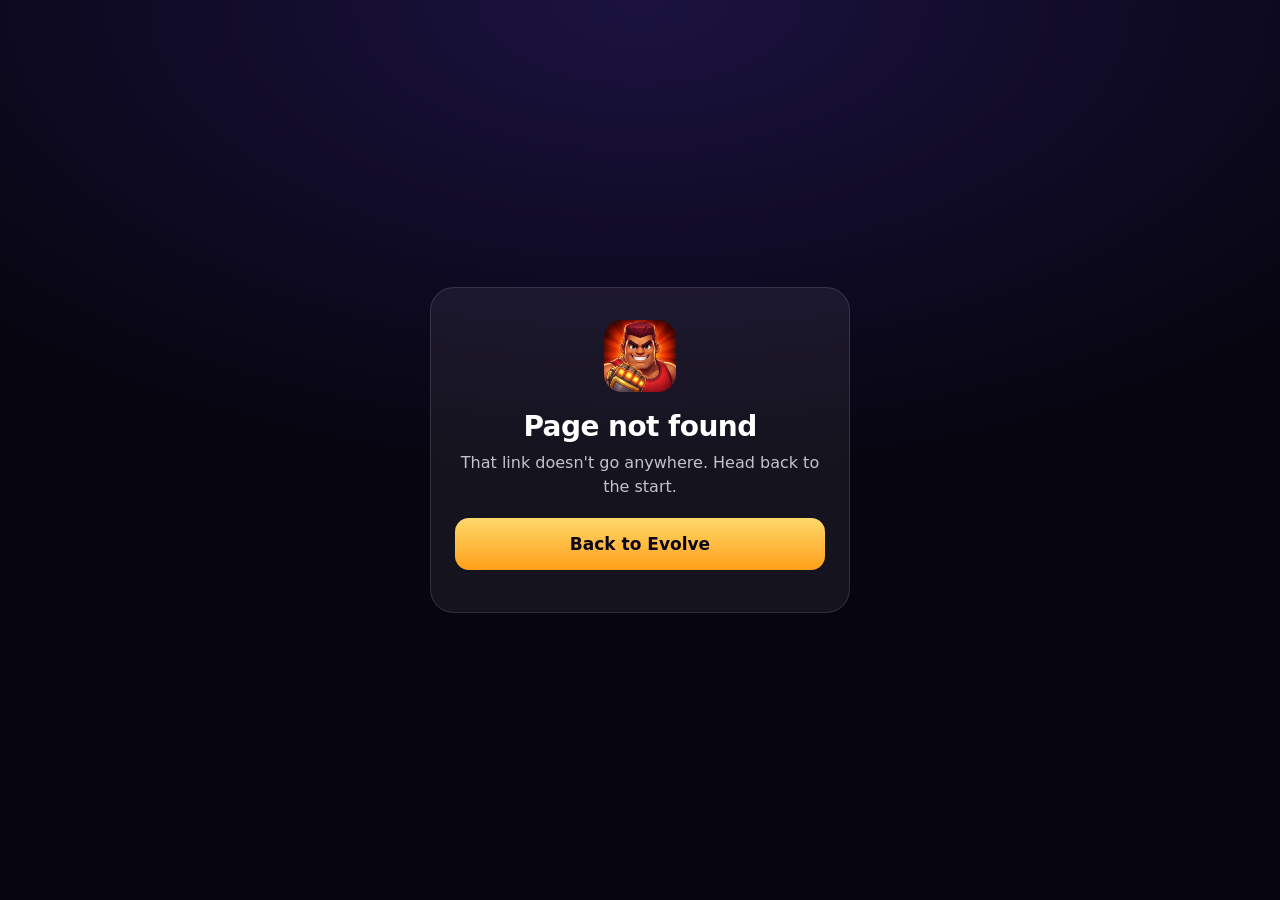
<file: b/index.html>
<!doctype html>
<html lang="en">
<head>
  <meta charset="utf-8">
  <meta name="viewport" content="width=device-width, initial-scale=1, viewport-fit=cover">
  <title>Evolve Arena</title>
  <meta name="robots" content="noindex">
  <meta name="theme-color" content="#07050f">
  <meta name="apple-itunes-app" content="app-id=6743642232">
  <link rel="icon" href="/favicon.ico" sizes="48x48">
  <link rel="icon" type="image/png" sizes="32x32" href="/assets/arena/favicon-32.png">
  <link rel="icon" type="image/png" sizes="192x192" href="/assets/arena/favicon-192.png">
  <link rel="apple-touch-icon" href="/assets/arena/apple-touch-icon.png">
  <style>
    :root { color-scheme: dark; }
    * { box-sizing: border-box; }
    body { margin: 0; min-height: 100vh; display: grid; place-items: center; padding: 24px 16px;
           background: radial-gradient(120% 90% at 50% 0%, #1b1240 0%, #07050f 60%); color: #fff;
           font-family: -apple-system, BlinkMacSystemFont, "Inter", system-ui, sans-serif; text-align: center; }
    .card { max-width: 420px; width: 100%; padding: 32px 24px; border-radius: 24px;
            background: rgba(255,255,255,0.06); border: 1px solid rgba(255,255,255,0.12); }
    .logo { width: 72px; height: 72px; border-radius: 18px; margin: 0 auto 18px; display: block; }
    h1 { font-size: 28px; margin: 0 0 8px; letter-spacing: -0.02em; }
    p { margin: 0 0 20px; color: rgba(255,255,255,0.75); line-height: 1.45; }
    .code { font-family: "JetBrains Mono", ui-monospace, Menlo, monospace; font-size: 30px; letter-spacing: 0.3em;
            color: #ffd34d; margin: 6px 0 22px; }
    .btn { display: block; width: 100%; padding: 16px; border-radius: 14px; font-weight: 800; font-size: 17px;
           text-decoration: none; color: #0b0718; background: linear-gradient(180deg, #ffd96b, #ff9f1a); margin-bottom: 10px; }
    .btn.secondary { background: rgba(255,255,255,0.1); color: #fff; }
    small { display: block; color: rgba(255,255,255,0.5); font-size: 12px; margin-top: 14px; }
    .hidden { display: none; }
  </style>
</head>
<body>
  <main class="card">
    <img class="logo" src="/assets/arena/icon-256.webp" alt="">
    <div id="invite" class="hidden">
      <h1>You've been challenged</h1>
      <p>A friend wants to battle you in the Evolve Arena. Get the app, then enter their friend code in the Arena's Friends screen if it doesn't add itself.</p>
      <div class="code" id="code"></div>
      <a class="btn" id="store" href="https://apps.apple.com/app/id6743642232">Get Evolve on the App Store</a>
      <a class="btn secondary" id="open" href="#">Already have Evolve? Open it</a>
      <small>Evolve Arena is free to play. iPhone only for now.</small>
    </div>
    <div id="missing" class="hidden">
      <h1>Page not found</h1>
      <p>That link doesn't go anywhere. Head back to the start.</p>
      <a class="btn" href="/">Back to Evolve</a>
    </div>
  </main>
  <script>
    // theevolve.app/b/<friend code>: a phone with Evolve opens the app straight away (universal link); everyone
    // else lands here, with the code and the App Store. Any other unknown path is a plain not-found.
    (function () {
      var match = /^\/b\/([A-Za-z2-9]{6})\/?$/.exec(location.pathname);
      if (match) {
        var code = match[1].toUpperCase();
        document.getElementById('code').textContent = code;
        document.getElementById('open').setAttribute('href', 'evolve://invite/' + code);
        document.getElementById('invite').classList.remove('hidden');
        try { localStorage.setItem('evolve.inviteCode', code); } catch (e) {}
      } else {
        document.getElementById('missing').classList.remove('hidden');
      }
    })();
  </script>
</body>
</html>
</file>
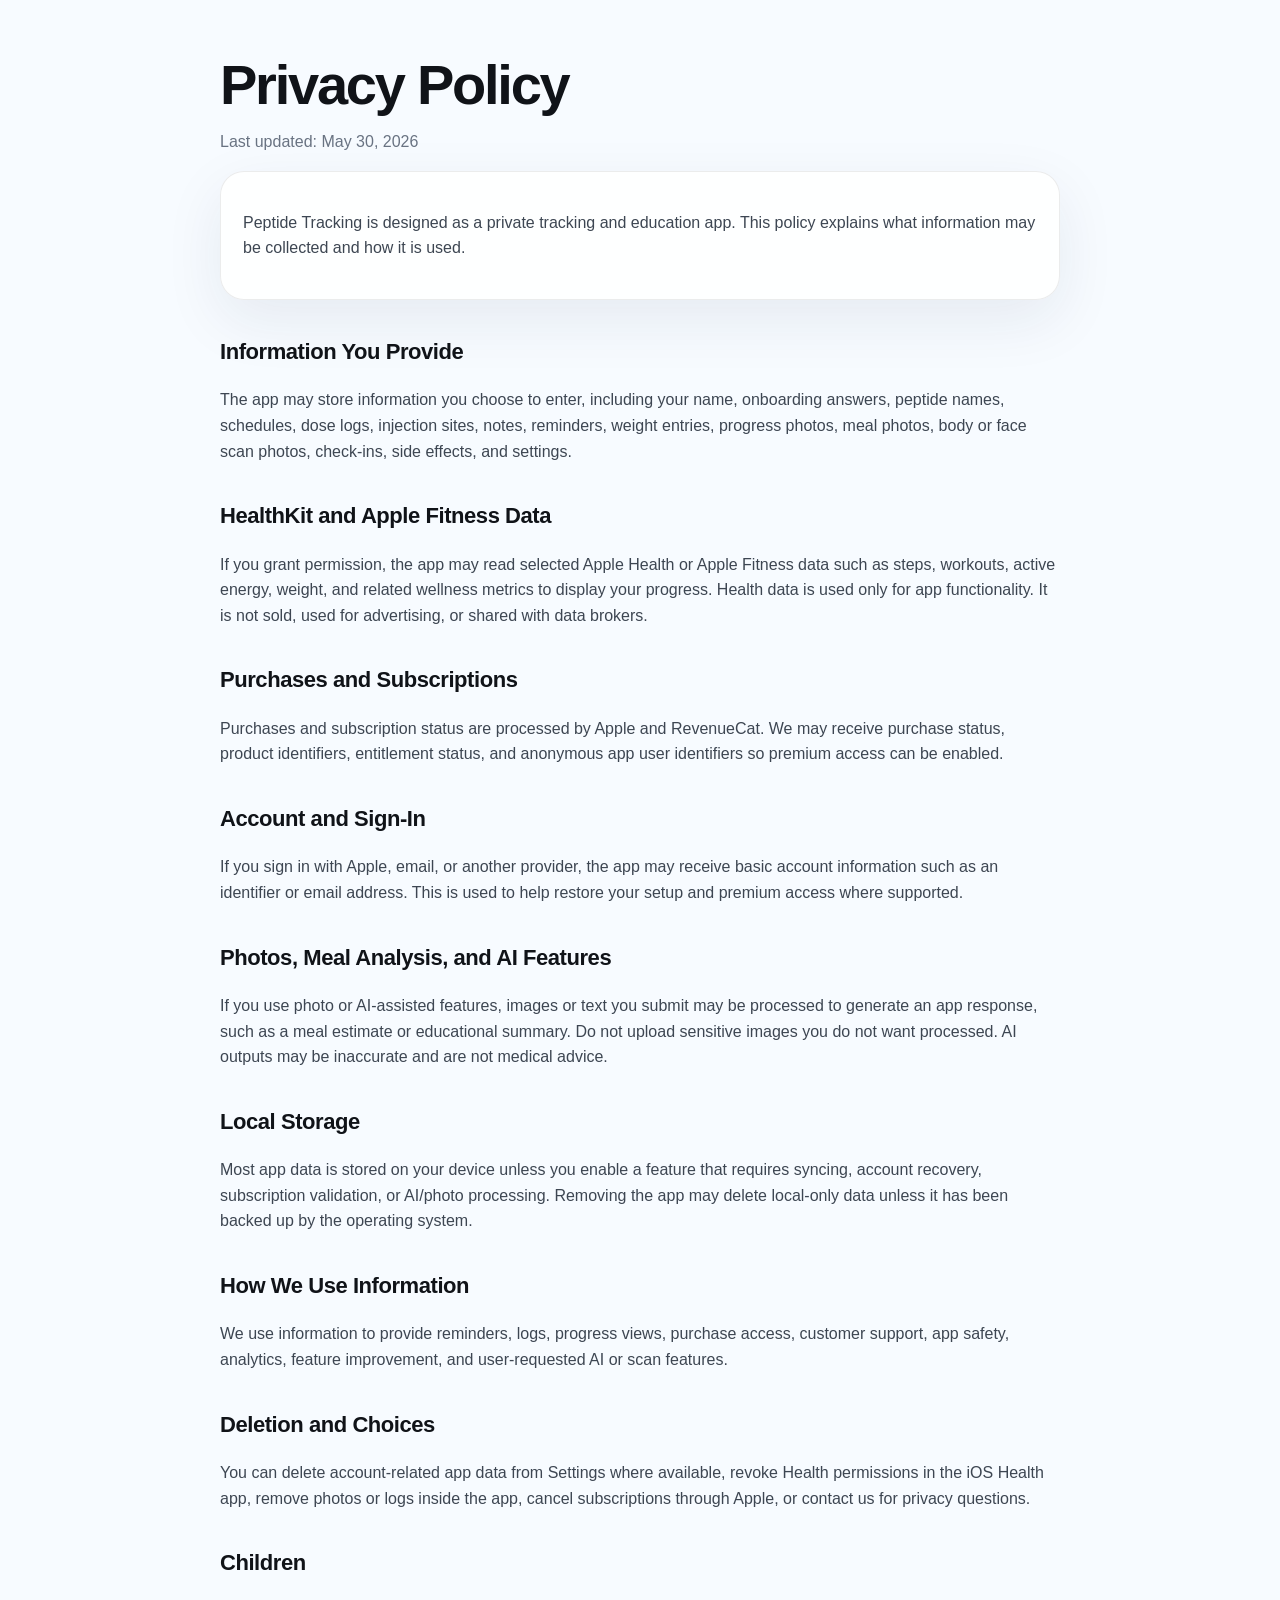
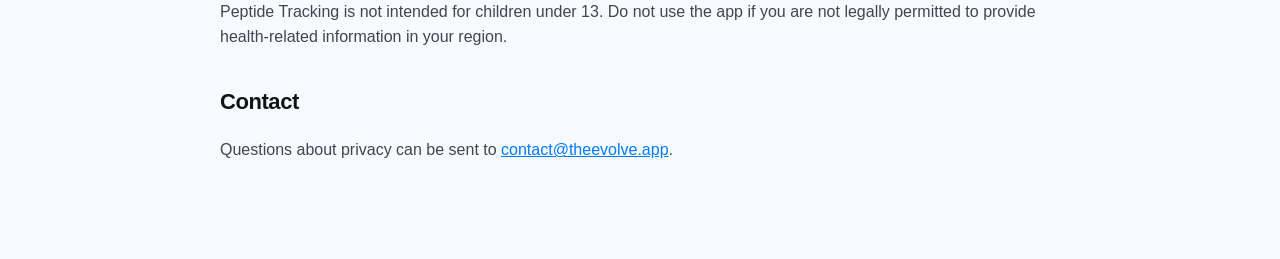
<file: peptidetrackingprivacy/index.html>
<!doctype html>
<html lang="en">
<head>
  <meta charset="utf-8">
  <meta name="viewport" content="width=device-width, initial-scale=1">
  <title>Peptide Tracking Privacy Policy</title>
  <style>
    body { margin: 0; font-family: -apple-system, BlinkMacSystemFont, "SF Pro Text", "Segoe UI", sans-serif; background: #f7fbff; color: #101318; line-height: 1.6; }
    main { max-width: 840px; margin: 0 auto; padding: 56px 22px 80px; }
    h1 { font-size: clamp(34px, 6vw, 56px); line-height: 1.02; margin: 0 0 10px; letter-spacing: -0.04em; }
    h2 { margin-top: 34px; font-size: 22px; letter-spacing: -0.02em; }
    p, li { font-size: 16px; color: #3d4652; }
    a { color: #007aff; }
    .card { background: rgba(255,255,255,0.84); border: 1px solid rgba(16,19,24,0.08); border-radius: 24px; padding: 22px; box-shadow: 0 20px 60px rgba(20,40,80,0.08); }
    .muted { color: #697382; }
  </style>
</head>
<body>
<main>
  <h1>Privacy Policy</h1>
  <p class="muted">Last updated: May 30, 2026</p>

  <div class="card">
    <p>Peptide Tracking is designed as a private tracking and education app. This policy explains what information may be collected and how it is used.</p>
  </div>

  <h2>Information You Provide</h2>
  <p>The app may store information you choose to enter, including your name, onboarding answers, peptide names, schedules, dose logs, injection sites, notes, reminders, weight entries, progress photos, meal photos, body or face scan photos, check-ins, side effects, and settings.</p>

  <h2>HealthKit and Apple Fitness Data</h2>
  <p>If you grant permission, the app may read selected Apple Health or Apple Fitness data such as steps, workouts, active energy, weight, and related wellness metrics to display your progress. Health data is used only for app functionality. It is not sold, used for advertising, or shared with data brokers.</p>

  <h2>Purchases and Subscriptions</h2>
  <p>Purchases and subscription status are processed by Apple and RevenueCat. We may receive purchase status, product identifiers, entitlement status, and anonymous app user identifiers so premium access can be enabled.</p>

  <h2>Account and Sign-In</h2>
  <p>If you sign in with Apple, email, or another provider, the app may receive basic account information such as an identifier or email address. This is used to help restore your setup and premium access where supported.</p>

  <h2>Photos, Meal Analysis, and AI Features</h2>
  <p>If you use photo or AI-assisted features, images or text you submit may be processed to generate an app response, such as a meal estimate or educational summary. Do not upload sensitive images you do not want processed. AI outputs may be inaccurate and are not medical advice.</p>

  <h2>Local Storage</h2>
  <p>Most app data is stored on your device unless you enable a feature that requires syncing, account recovery, subscription validation, or AI/photo processing. Removing the app may delete local-only data unless it has been backed up by the operating system.</p>

  <h2>How We Use Information</h2>
  <p>We use information to provide reminders, logs, progress views, purchase access, customer support, app safety, analytics, feature improvement, and user-requested AI or scan features.</p>

  <h2>Deletion and Choices</h2>
  <p>You can delete account-related app data from Settings where available, revoke Health permissions in the iOS Health app, remove photos or logs inside the app, cancel subscriptions through Apple, or contact us for privacy questions.</p>

  <h2>Children</h2>
  <p>Peptide Tracking is not intended for children under 13. Do not use the app if you are not legally permitted to provide health-related information in your region.</p>

  <h2>Contact</h2>
  <p>Questions about privacy can be sent to <a href="mailto:contact@theevolve.app">contact@theevolve.app</a>.</p>
</main>
</body>
</html>
</file>
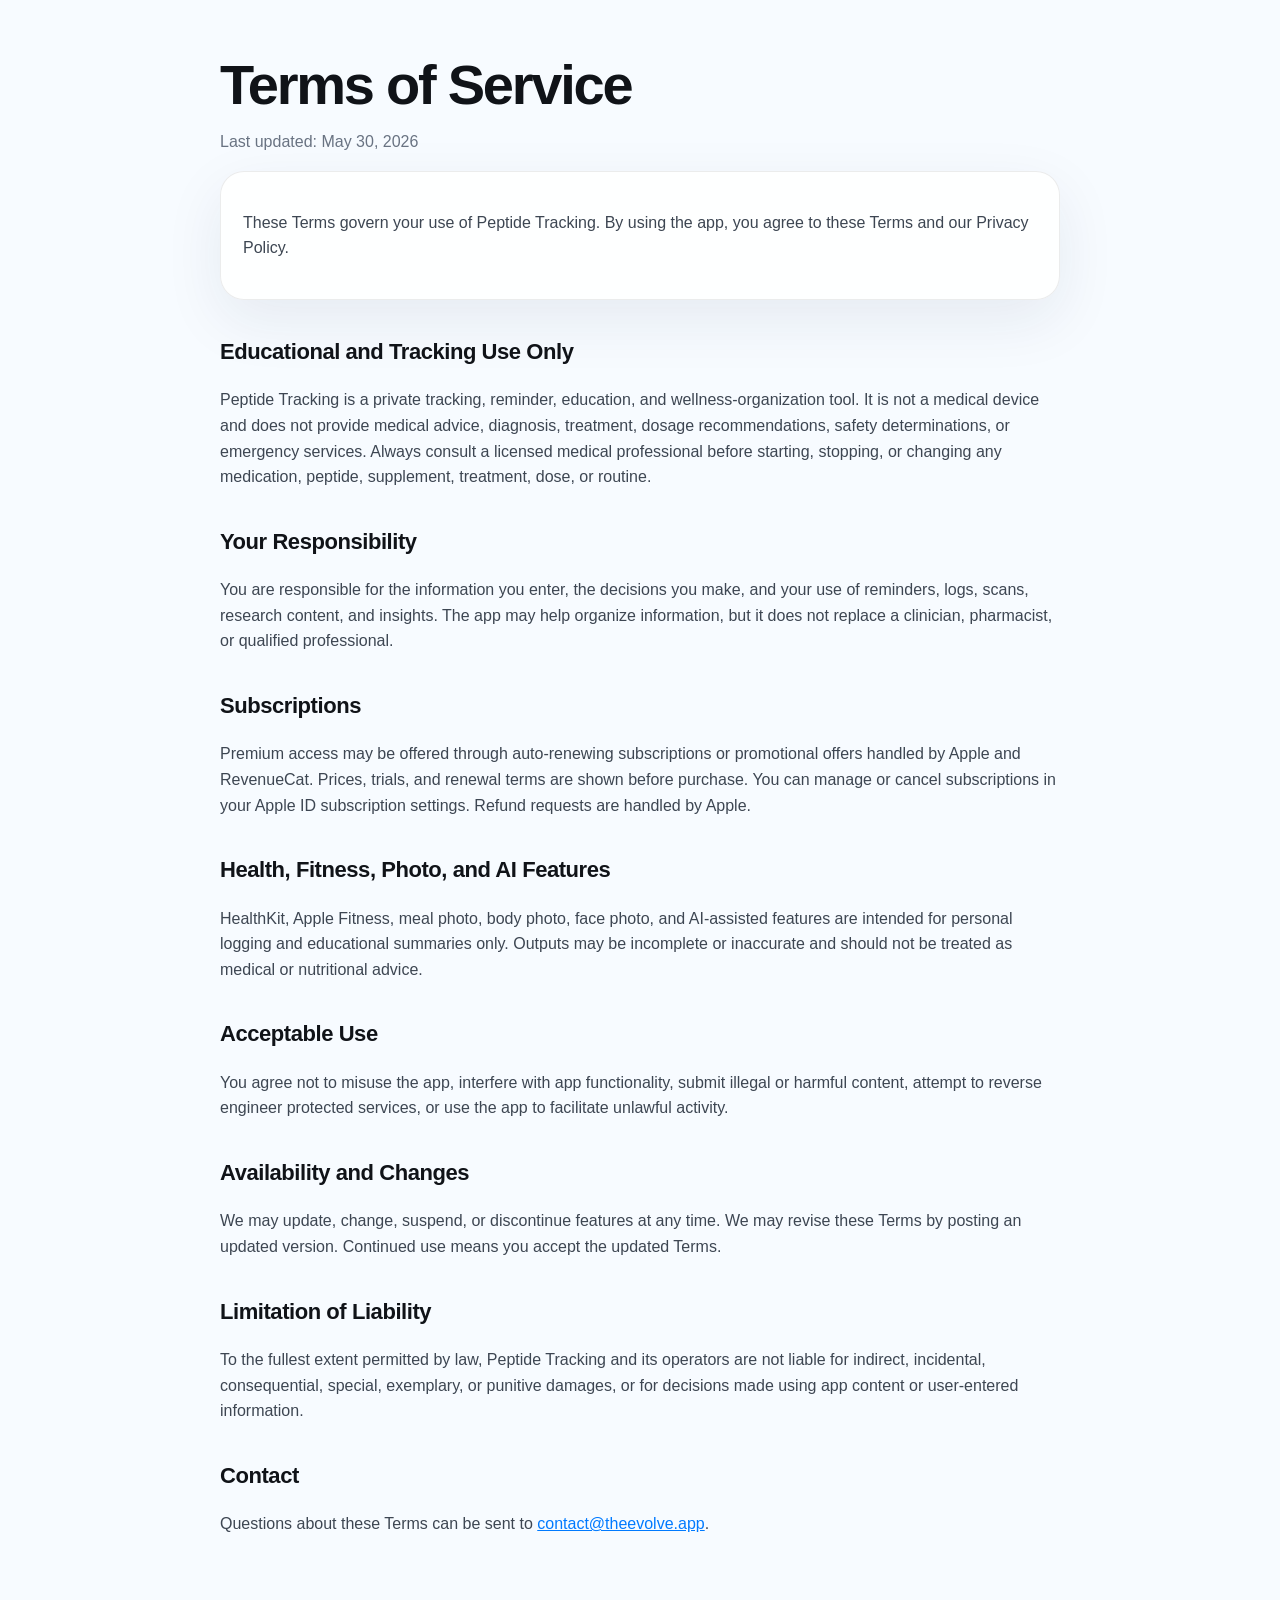
<file: peptidetrackingterms/index.html>
<!doctype html>
<html lang="en">
<head>
  <meta charset="utf-8">
  <meta name="viewport" content="width=device-width, initial-scale=1">
  <title>Peptide Tracking Terms of Service</title>
  <style>
    body { margin: 0; font-family: -apple-system, BlinkMacSystemFont, "SF Pro Text", "Segoe UI", sans-serif; background: #f7fbff; color: #101318; line-height: 1.6; }
    main { max-width: 840px; margin: 0 auto; padding: 56px 22px 80px; }
    h1 { font-size: clamp(34px, 6vw, 56px); line-height: 1.02; margin: 0 0 10px; letter-spacing: -0.04em; }
    h2 { margin-top: 34px; font-size: 22px; letter-spacing: -0.02em; }
    p, li { font-size: 16px; color: #3d4652; }
    a { color: #007aff; }
    .card { background: rgba(255,255,255,0.84); border: 1px solid rgba(16,19,24,0.08); border-radius: 24px; padding: 22px; box-shadow: 0 20px 60px rgba(20,40,80,0.08); }
    .muted { color: #697382; }
  </style>
</head>
<body>
<main>
  <h1>Terms of Service</h1>
  <p class="muted">Last updated: May 30, 2026</p>

  <div class="card">
    <p>These Terms govern your use of Peptide Tracking. By using the app, you agree to these Terms and our Privacy Policy.</p>
  </div>

  <h2>Educational and Tracking Use Only</h2>
  <p>Peptide Tracking is a private tracking, reminder, education, and wellness-organization tool. It is not a medical device and does not provide medical advice, diagnosis, treatment, dosage recommendations, safety determinations, or emergency services. Always consult a licensed medical professional before starting, stopping, or changing any medication, peptide, supplement, treatment, dose, or routine.</p>

  <h2>Your Responsibility</h2>
  <p>You are responsible for the information you enter, the decisions you make, and your use of reminders, logs, scans, research content, and insights. The app may help organize information, but it does not replace a clinician, pharmacist, or qualified professional.</p>

  <h2>Subscriptions</h2>
  <p>Premium access may be offered through auto-renewing subscriptions or promotional offers handled by Apple and RevenueCat. Prices, trials, and renewal terms are shown before purchase. You can manage or cancel subscriptions in your Apple ID subscription settings. Refund requests are handled by Apple.</p>

  <h2>Health, Fitness, Photo, and AI Features</h2>
  <p>HealthKit, Apple Fitness, meal photo, body photo, face photo, and AI-assisted features are intended for personal logging and educational summaries only. Outputs may be incomplete or inaccurate and should not be treated as medical or nutritional advice.</p>

  <h2>Acceptable Use</h2>
  <p>You agree not to misuse the app, interfere with app functionality, submit illegal or harmful content, attempt to reverse engineer protected services, or use the app to facilitate unlawful activity.</p>

  <h2>Availability and Changes</h2>
  <p>We may update, change, suspend, or discontinue features at any time. We may revise these Terms by posting an updated version. Continued use means you accept the updated Terms.</p>

  <h2>Limitation of Liability</h2>
  <p>To the fullest extent permitted by law, Peptide Tracking and its operators are not liable for indirect, incidental, consequential, special, exemplary, or punitive damages, or for decisions made using app content or user-entered information.</p>

  <h2>Contact</h2>
  <p>Questions about these Terms can be sent to <a href="mailto:contact@theevolve.app">contact@theevolve.app</a>.</p>
</main>
</body>
</html>
</file>
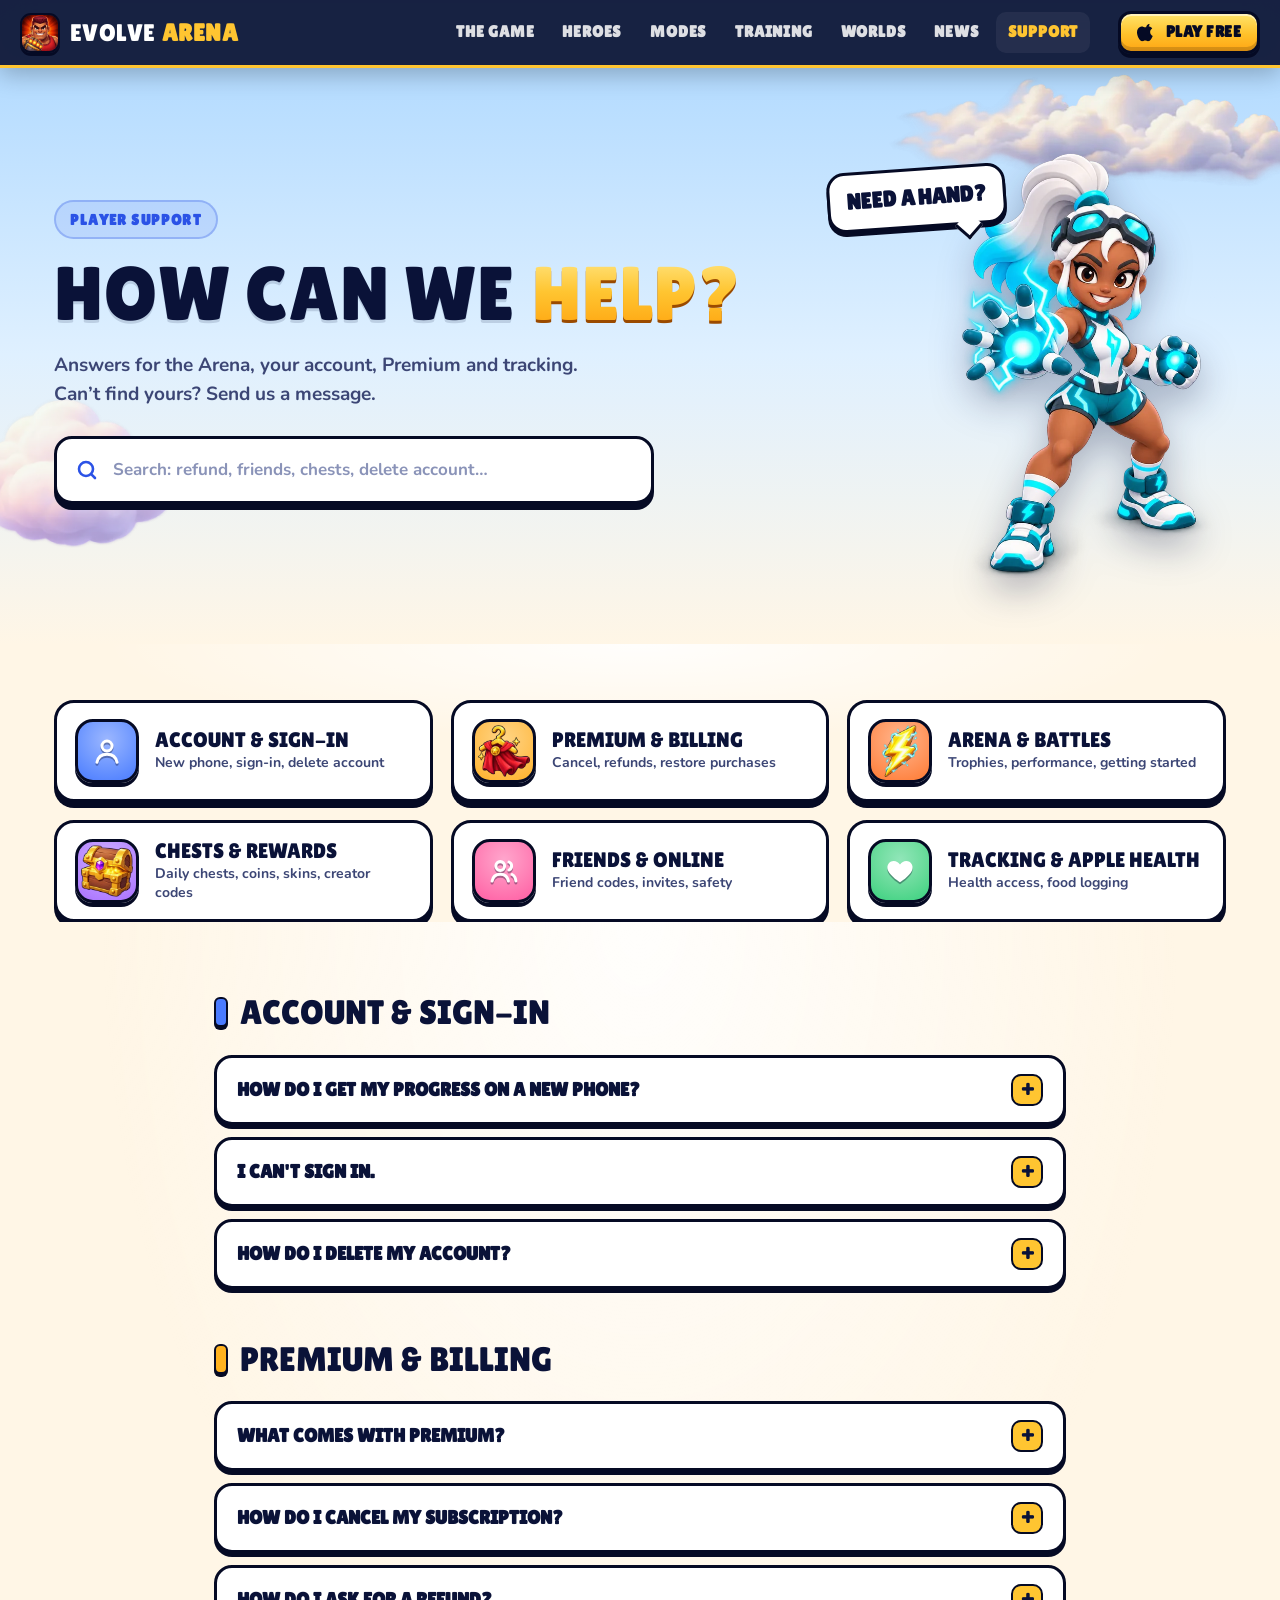
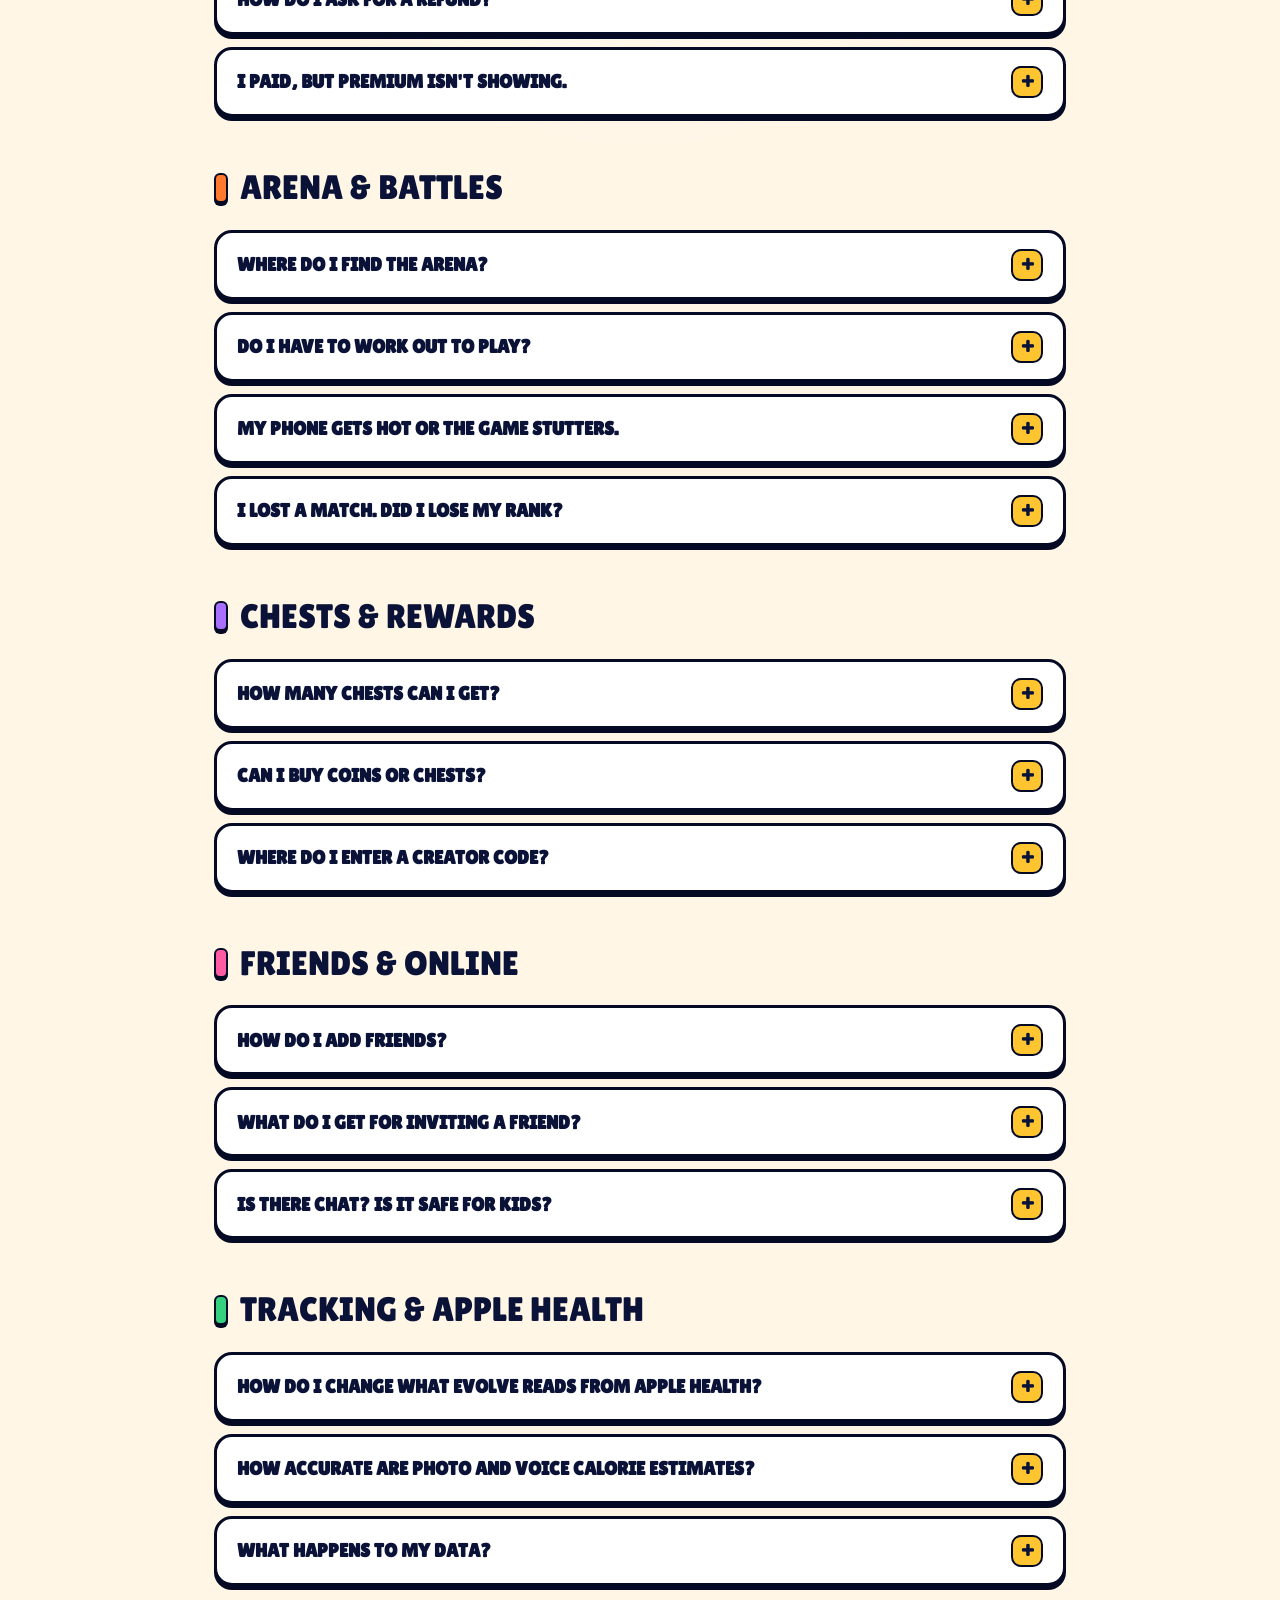
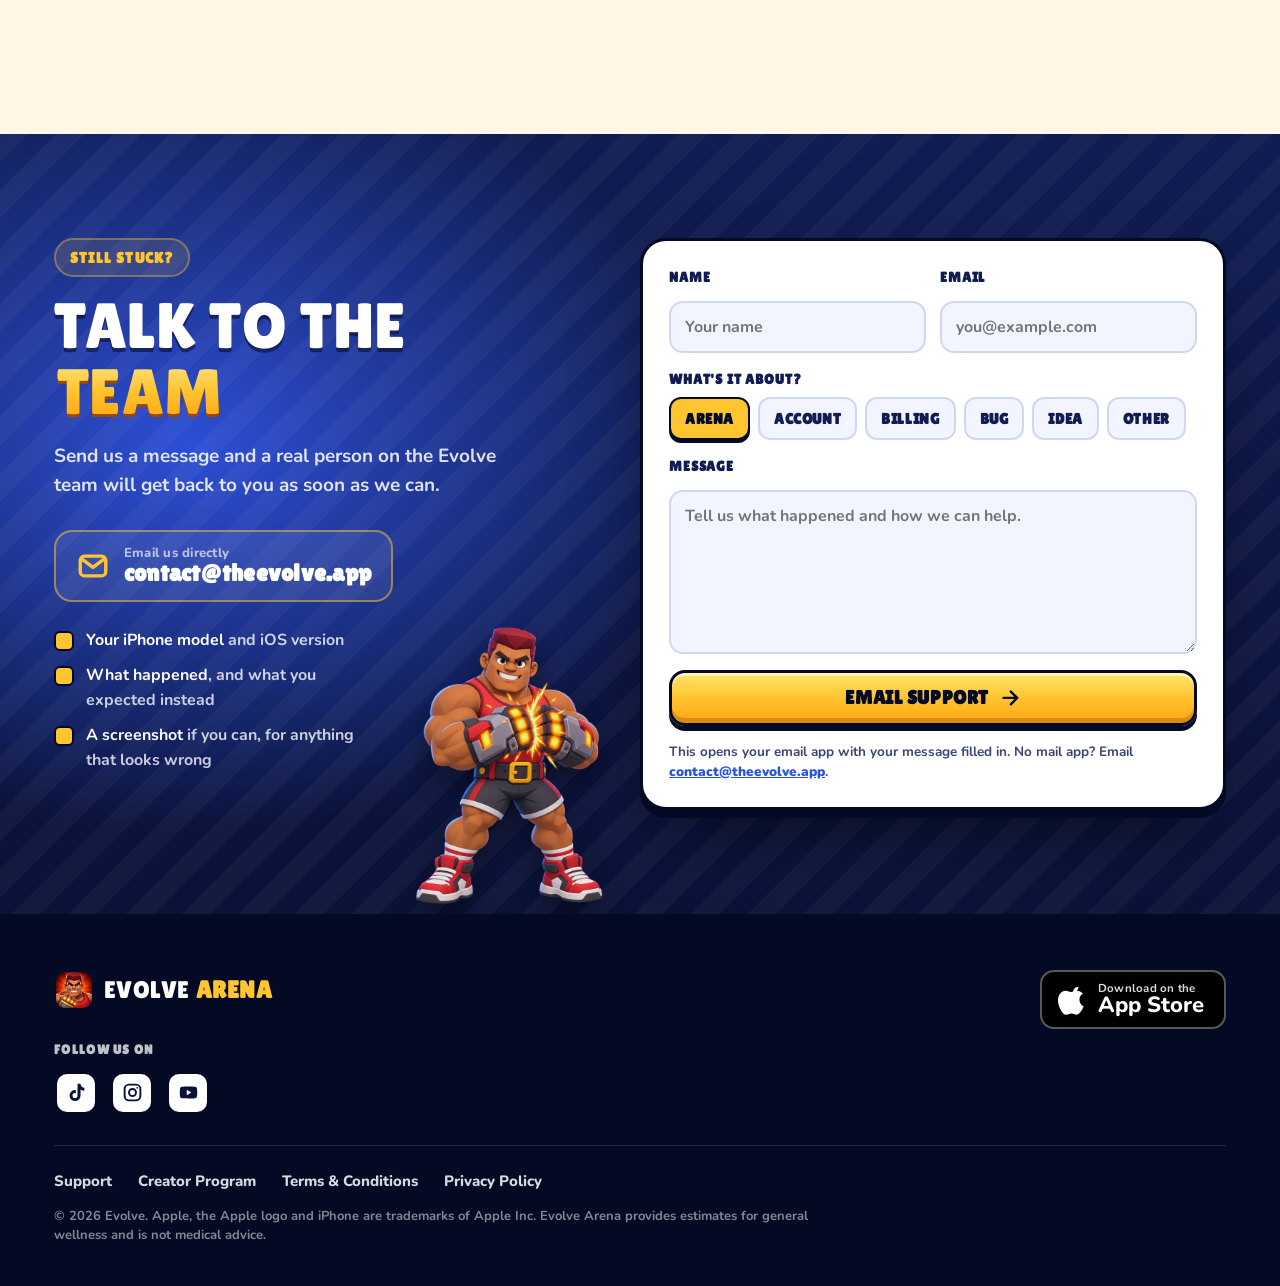
<file: support/index.html>
<!doctype html>
<html lang="en" class="no-js">
<head>
  <meta charset="utf-8">
  <meta name="viewport" content="width=device-width, initial-scale=1, viewport-fit=cover">
  <title>Support — Evolve Arena</title>
  <meta name="description" content="Help with Evolve Arena: your account, Premium and billing, Arena battles, chests, friends, Apple Health, and how to contact the Evolve team.">
  <meta name="theme-color" content="#0a1238">
  <script>document.documentElement.className = "js";</script>
  <link rel="canonical" href="https://theevolve.app/support/">
  <meta property="og:type" content="website">
  <meta property="og:url" content="https://theevolve.app/support/">
  <meta property="og:title" content="Evolve Arena Support">
  <meta property="og:description" content="Answers for the Arena, your account, Premium and tracking, and how to reach the Evolve team.">
  <meta property="og:image" content="https://theevolve.app/assets/arena/og.jpg">
  <meta name="twitter:card" content="summary_large_image">
  <meta name="apple-itunes-app" content="app-id=6743642232">
  <link rel="icon" href="/favicon.ico" sizes="48x48">
  <link rel="icon" type="image/png" sizes="32x32" href="/assets/arena/favicon-32.png">
  <link rel="icon" type="image/png" sizes="192x192" href="/assets/arena/favicon-192.png">
  <link rel="apple-touch-icon" href="/assets/arena/apple-touch-icon.png">
  <link rel="preconnect" href="https://fonts.googleapis.com">
  <link rel="preconnect" href="https://fonts.gstatic.com" crossorigin>
  <link rel="preload" as="style" href="https://fonts.googleapis.com/css2?family=Lilita+One&family=Nunito:wght@600;700;800;900&display=swap" onload="this.onload=null;this.rel='stylesheet'">
  <noscript><link rel="stylesheet" href="https://fonts.googleapis.com/css2?family=Lilita+One&family=Nunito:wght@600;700;800;900&display=swap"></noscript>
  <link rel="stylesheet" href="/arena.css">
</head>
<body class="page-support">

<svg width="0" height="0" style="position:absolute" aria-hidden="true">
  <defs>
    <symbol id="i-apple" viewBox="0 0 24 24"><path fill="currentColor" d="M16.37 1.43c0 1.14-.42 2.2-1.12 2.98-.84.94-2.2 1.66-3.3 1.57-.14-1.1.41-2.26 1.1-3 .78-.86 2.12-1.5 3.32-1.55ZM20.5 17.1c-.56 1.3-.83 1.88-1.55 3.03-1 1.6-2.42 3.6-4.18 3.62-1.56.01-1.96-1.02-4.08-1-2.12.01-2.56 1.02-4.12 1-1.76-.02-3.1-1.82-4.11-3.42-2.82-4.48-3.12-9.74-1.38-12.53 1.24-1.98 3.2-3.14 5.03-3.14 1.87 0 3.05 1.03 4.6 1.03 1.5 0 2.42-1.03 4.58-1.03 1.64 0 3.37.89 4.6 2.43-4.04 2.22-3.39 8 .61 10.01Z"/></symbol>
    <symbol id="i-arrow" viewBox="0 0 24 24"><path fill="none" stroke="currentColor" stroke-width="2.6" stroke-linecap="round" stroke-linejoin="round" d="M5 12h14M13 5l7 7-7 7"/></symbol>
    <symbol id="i-menu" viewBox="0 0 24 24"><path fill="none" stroke="currentColor" stroke-width="2.6" stroke-linecap="round" d="M4 7h16M4 12h16M4 17h16"/></symbol>
    <symbol id="i-close" viewBox="0 0 24 24"><path fill="none" stroke="currentColor" stroke-width="2.6" stroke-linecap="round" d="M6 6l12 12M18 6 6 18"/></symbol>
    <symbol id="i-bolt" viewBox="0 0 24 24"><path fill="currentColor" d="M13.2 2.2 4.6 13.1c-.4.5 0 1.2.6 1.2h5.3l-1.4 7.2c-.1.7.8 1.1 1.2.5l8.6-10.9c.4-.5 0-1.2-.6-1.2H13l1.4-7.2c.1-.7-.8-1.1-1.2-.5Z"/></symbol>
    <symbol id="i-users" viewBox="0 0 24 24"><g fill="none" stroke="currentColor" stroke-width="2.4" stroke-linecap="round"><circle cx="9" cy="8" r="3.5"/><path d="M2.5 20c.6-3.6 3.2-5.5 6.5-5.5s5.9 1.9 6.5 5.5M16 4.8a3.5 3.5 0 0 1 0 6.4M18.5 14.8c1.7.8 2.8 2.5 3 5.2"/></g></symbol>
    <symbol id="i-shield" viewBox="0 0 24 24"><path fill="none" stroke="currentColor" stroke-width="2.4" stroke-linejoin="round" d="M12 2.8 4.5 5.6v5.9c0 4.7 3.1 8.2 7.5 9.7 4.4-1.5 7.5-5 7.5-9.7V5.6Z"/><path fill="none" stroke="currentColor" stroke-width="2.4" stroke-linecap="round" stroke-linejoin="round" d="m8.8 12 2.2 2.2 4.3-4.4"/></symbol>
    <symbol id="i-instagram" viewBox="0 0 24 24"><g fill="none" stroke="currentColor" stroke-width="2.2"><rect width="18" height="18" x="3" y="3" rx="5"/><circle cx="12" cy="12" r="4"/><circle cx="17.4" cy="6.6" r="1" fill="currentColor" stroke="none"/></g></symbol>
    <symbol id="i-youtube" viewBox="0 0 24 24"><path fill="currentColor" d="M21.6 7.2a2.6 2.6 0 0 0-1.8-1.8C18.2 5 12 5 12 5s-6.2 0-7.8.4A2.6 2.6 0 0 0 2.4 7.2 27 27 0 0 0 2 12a27 27 0 0 0 .4 4.8 2.6 2.6 0 0 0 1.8 1.8c1.6.4 7.8.4 7.8.4s6.2 0 7.8-.4a2.6 2.6 0 0 0 1.8-1.8A27 27 0 0 0 22 12a27 27 0 0 0-.4-4.8ZM10 15.1V8.9l5.2 3.1Z"/></symbol>
    <symbol id="i-tiktok" viewBox="0 0 24 24"><path fill="currentColor" d="M16.6 2h-3.4v13.4a2.9 2.9 0 1 1-2.9-2.9c.3 0 .6 0 .9.1V9.2a6.3 6.3 0 1 0 5.4 6.2V8.6a7.6 7.6 0 0 0 4.4 1.4V6.6a4.4 4.4 0 0 1-4.4-4.6Z"/></symbol>
    <symbol id="i-search" viewBox="0 0 24 24"><g fill="none" stroke="currentColor" stroke-width="2.6" stroke-linecap="round"><circle cx="11" cy="11" r="7"/><path d="m20 20-3.6-3.6"/></g></symbol>
    <symbol id="i-user" viewBox="0 0 24 24"><g fill="none" stroke="currentColor" stroke-width="2.4" stroke-linecap="round"><circle cx="12" cy="8" r="4"/><path d="M4 21c.8-4.2 4-6.5 8-6.5s7.2 2.3 8 6.5"/></g></symbol>
    <symbol id="i-heart" viewBox="0 0 24 24"><path fill="currentColor" d="M12 21s-7.5-4.6-9.6-9.4C.9 8 3.2 4 7 4c2.1 0 3.6 1.1 5 2.8C13.4 5.1 14.9 4 17 4c3.8 0 6.1 4 4.6 7.6C19.5 16.4 12 21 12 21Z"/></symbol>
    <symbol id="i-mail" viewBox="0 0 24 24"><g fill="none" stroke="currentColor" stroke-width="2.4" stroke-linejoin="round"><rect x="3" y="5" width="18" height="14" rx="3"/><path d="m4 7 8 6 8-6"/></g></symbol>
  </defs>
</svg>

<a class="skip" href="#main">Skip to content</a>

<!-- ================= NAV ================= -->
<header class="nav" id="nav">
  <div class="nav-inner">
    <a class="brand" href="/" aria-label="Evolve Arena home">
      <img src="/assets/arena/icon-256.webp" alt="" width="40" height="40">
      <span class="brand-word"><b>Evolve</b><i>Arena</i></span>
    </a>
    <nav class="nav-links" id="navLinks" aria-label="Primary">
      <a href="/#game">The Game</a>
      <a href="/#heroes">Heroes</a>
      <a href="/#modes">Modes</a>
      <a href="/#training">Training</a>
      <a href="/#worlds">Worlds</a>
      <a href="/#news">News</a>
      <a href="/support/" class="is-active" aria-current="page">Support</a>
    </nav>
    <a class="btn btn-gold btn-sm nav-cta" href="https://apps.apple.com/app/id6743642232">
      <svg class="ic"><use href="#i-apple"/></svg><span>Play free</span>
    </a>
    <button class="nav-toggle" id="navToggle" aria-label="Open menu" aria-expanded="false" aria-controls="navLinks">
      <svg class="ic ic-open"><use href="#i-menu"/></svg><svg class="ic ic-close"><use href="#i-close"/></svg>
    </button>
  </div>
</header>

<main id="main">

<!-- ================= HELP HERO ================= -->
<section class="help-hero sky">
  <div class="clouds" aria-hidden="true">
    <img class="cloud c1" src="/assets/arena/fx/cloud_a.webp" alt="">
    <img class="cloud c2" src="/assets/arena/fx/cloud_puff.webp" alt="">
  </div>
  <div class="wrap help-hero-inner">
    <div class="help-hero-copy">
      <span class="kicker">Player support</span>
      <h1 class="title">How can we <span class="gold">help?</span></h1>
      <p>Answers for the Arena, your account, Premium and tracking. Can&rsquo;t find yours? Send us a message.</p>
      <label class="help-search">
        <svg class="ic" aria-hidden="true"><use href="#i-search"/></svg>
        <span class="sr-only">Search help</span>
        <input id="helpSearch" type="search" placeholder="Search: refund, friends, chests, delete account…" autocomplete="off">
      </label>
      <p class="help-search-empty" id="helpEmpty" hidden>No answers match that. Try another word, or <a href="#contact">email us</a>.</p>
    </div>
    <div class="help-hero-art" aria-hidden="true">
      <img class="help-hero-ion" src="/assets/arena/heroes/ion.webp" alt="" width="560" height="840">
      <span class="help-bubble">Need a hand?</span>
    </div>
  </div>
</section>

<!-- ================= TOPICS ================= -->
<section class="topics stone">
  <div class="wrap">
    <div class="topic-grid">
      <a class="topic" href="#t-account" style="--tc:#4a7bff">
        <span class="topic-ic"><svg class="ic"><use href="#i-user"/></svg></span>
        <b>Account &amp; sign-in</b><span>New phone, sign-in, delete account</span>
      </a>
      <a class="topic" href="#t-premium" style="--tc:#ffb21f">
        <span class="topic-ic"><img src="/assets/arena/tabs/skins.webp" alt=""></span>
        <b>Premium &amp; billing</b><span>Cancel, refunds, restore purchases</span>
      </a>
      <a class="topic" href="#t-arena" style="--tc:#ff7a2f">
        <span class="topic-ic"><img src="/assets/arena/tabs/battle.webp" alt=""></span>
        <b>Arena &amp; battles</b><span>Trophies, performance, getting started</span>
      </a>
      <a class="topic" href="#t-rewards" style="--tc:#a970ff">
        <span class="topic-ic"><img src="/assets/arena/tabs/chests.webp" alt=""></span>
        <b>Chests &amp; rewards</b><span>Daily chests, coins, skins, creator codes</span>
      </a>
      <a class="topic" href="#t-friends" style="--tc:#ff5ca3">
        <span class="topic-ic"><svg class="ic"><use href="#i-users"/></svg></span>
        <b>Friends &amp; online</b><span>Friend codes, invites, safety</span>
      </a>
      <a class="topic" href="#t-tracking" style="--tc:#36d17f">
        <span class="topic-ic"><svg class="ic"><use href="#i-heart"/></svg></span>
        <b>Tracking &amp; Apple Health</b><span>Health access, food logging</span>
      </a>
    </div>
  </div>
</section>

<!-- ================= FAQ ================= -->
<section class="help-faq stone" id="faq">
  <div class="wrap help-faq-wrap">

    <div class="faq-group" id="t-account">
      <h2 class="faq-head" style="--tc:#4a7bff">Account &amp; sign-in</h2>
      <div class="faq">
        <details>
          <summary>How do I get my progress on a new phone?</summary>
          <p>Install Evolve Arena and sign in the same way you did before: Sign in with Apple, Google or email. Your progress, including your Arena progress, is saved to your account.</p>
        </details>
        <details>
          <summary>I can't sign in.</summary>
          <p>Make sure you're using the same sign-in method as before. An account made with Sign in with Apple won't open with Google, and the other way round. Still stuck? <a href="#contact">Email us</a> with the email address on your account.</p>
        </details>
        <details>
          <summary>How do I delete my account?</summary>
          <p>In the app, go to Profile → Settings → Delete Account. This permanently deletes your data, including your character, stats, achievements and workout history, and can't be undone. Deleting your account doesn't cancel an App Store subscription, so cancel Premium first (see below).</p>
        </details>
      </div>
    </div>

    <div class="faq-group" id="t-premium">
      <h2 class="faq-head" style="--tc:#ffb21f">Premium &amp; billing</h2>
      <div class="faq">
        <details>
          <summary>What comes with Premium?</summary>
          <p>The Arena and all 10 heroes are free. Premium is an optional subscription that unlocks Premium hero skins, AI meal scanning, AI voice food logging and the "What's in my fridge?" scanner. Current prices are on the subscription screen and the App Store listing.</p>
        </details>
        <details>
          <summary>How do I cancel my subscription?</summary>
          <p>Subscriptions are managed by Apple. On your iPhone, open Settings, tap your name, then Subscriptions, choose Evolve and tap Cancel Subscription. Premium stays on until the end of the period you've paid for.</p>
        </details>
        <details>
          <summary>How do I ask for a refund?</summary>
          <p>Apple handles all App Store payments and refunds. Request one at <a href="https://reportaproblem.apple.com" rel="noopener" target="_blank">reportaproblem.apple.com</a> with the Apple ID you paid with.</p>
        </details>
        <details>
          <summary>I paid, but Premium isn't showing.</summary>
          <p>Go to Profile → Settings → Plans &amp; Subscription and tap Restore Purchases while signed in to the same Apple ID you paid with. If it still doesn't show, <a href="#contact">email us</a> and include your App Store receipt.</p>
        </details>
      </div>
    </div>

    <div class="faq-group" id="t-arena">
      <h2 class="faq-head" style="--tc:#ff7a2f">Arena &amp; battles</h2>
      <div class="faq">
        <details>
          <summary>Where do I find the Arena?</summary>
          <p>Tap the Arena banner on Home. Swipe or use the bottom bar to move between Journey, Cards, Battle, Chests and Store.</p>
        </details>
        <details>
          <summary>Do I have to work out to play?</summary>
          <p>No, you can battle straight away. Training makes your hero stronger: your real strength, cardio, mind, nutrition and consistency stats set your hero's damage, speed, reload and health.</p>
        </details>
        <details>
          <summary>My phone gets hot or the game stutters.</summary>
          <p>Open the Arena settings (the gear in the Battle lobby) and set Graphics quality to Battery saver. It applies from your next battle. A phone that gets hot also switches to Battery saver by itself mid-battle.</p>
        </details>
        <details>
          <summary>I lost a match. Did I lose my rank?</summary>
          <p>A loss can cost trophies, but it never drops you below a rank you've already reached.</p>
        </details>
      </div>
    </div>

    <div class="faq-group" id="t-rewards">
      <h2 class="faq-head" style="--tc:#a970ff">Chests &amp; rewards</h2>
      <div class="faq">
        <details>
          <summary>How many chests can I get?</summary>
          <p>Up to 15 free chests a day, earned by playing. Chests you win wait for you until you open them.</p>
        </details>
        <details>
          <summary>Can I buy coins or chests?</summary>
          <p>No. Coins, chests and skins can't be bought with real money. Chests are free rewards from playing, and coins unlock skins in the Store. Premium hero skins come with Premium.</p>
        </details>
        <details>
          <summary>Where do I enter a creator code?</summary>
          <p>In the Arena, open the Store and use Support a creator. A creator code doesn't change any price or content; it just tells us who sent you.</p>
        </details>
      </div>
    </div>

    <div class="faq-group" id="t-friends">
      <h2 class="faq-head" style="--tc:#ff5ca3">Friends &amp; online</h2>
      <div class="faq">
        <details>
          <summary>How do I add friends?</summary>
          <p>Tap the friends button next to your hero in the Battle lobby, then share your friend code or invite link. When a friend accepts, the host picks a mode and map and you both ready up.</p>
        </details>
        <details>
          <summary>What do I get for inviting a friend?</summary>
          <p>When a friend joins with your invite link and finishes their first match, you both get a free gift chest.</p>
        </details>
        <details>
          <summary>Is there chat? Is it safe for kids?</summary>
          <p>There's no text or voice chat. Other players only see your hero name, the hero you play and preset emote pins. Hero names are checked against a blocklist, friends can only be added with a code or link, and you can remove a friend at any time from the Friends screen.</p>
        </details>
      </div>
    </div>

    <div class="faq-group" id="t-tracking">
      <h2 class="faq-head" style="--tc:#36d17f">Tracking &amp; Apple Health</h2>
      <div class="faq">
        <details>
          <summary>How do I change what Evolve reads from Apple Health?</summary>
          <p>Open the Health app, tap your profile picture, then Apps under Privacy, and choose Evolve. You can turn each data type on or off there at any time.</p>
        </details>
        <details>
          <summary>How accurate are photo and voice calorie estimates?</summary>
          <p>They're AI estimates, not lab measurements. You see what was detected, adjust the portion and confirm before anything is logged.</p>
        </details>
        <details>
          <summary>What happens to my data?</summary>
          <p>Our <a href="/privacy.html">Privacy Policy</a> explains what we collect, why, and how to delete it.</p>
        </details>
      </div>
    </div>

  </div>
</section>

<!-- ================= CONTACT ================= -->
<section class="contact" id="contact">
  <div class="wrap contact-grid">
    <div class="contact-copy">
      <span class="kicker">Still stuck?</span>
      <h2 class="title">Talk to the <span class="gold">team</span></h2>
      <p>Send us a message and a real person on the Evolve team will get back to you as soon as we can.</p>
      <a class="contact-email" href="mailto:contact@theevolve.app">
        <svg class="ic" aria-hidden="true"><use href="#i-mail"/></svg>
        <span><small>Email us directly</small>contact@theevolve.app</span>
      </a>
      <ul class="contact-tips">
        <li><b>Your iPhone model</b> and iOS version</li>
        <li><b>What happened</b>, and what you expected instead</li>
        <li><b>A screenshot</b> if you can, for anything that looks wrong</li>
      </ul>
      <img class="contact-hero" src="/assets/arena/heroes/atlas.webp" alt="" aria-hidden="true" width="560" height="840" loading="lazy">
    </div>

    <form class="contact-card" data-support-form>
      <div class="field-row">
        <label class="field"><span>Name</span><input type="text" name="name" placeholder="Your name" autocomplete="name"></label>
        <label class="field"><span>Email</span><input type="email" name="email" placeholder="you@example.com" inputmode="email" autocomplete="email"></label>
      </div>
      <fieldset class="field">
        <legend>What's it about?</legend>
        <div class="issue-chips">
          <label><input type="radio" name="issue" value="Arena & battles" checked><span>Arena</span></label>
          <label><input type="radio" name="issue" value="Account help"><span>Account</span></label>
          <label><input type="radio" name="issue" value="Billing question"><span>Billing</span></label>
          <label><input type="radio" name="issue" value="Bug report"><span>Bug</span></label>
          <label><input type="radio" name="issue" value="Feature request"><span>Idea</span></label>
          <label><input type="radio" name="issue" value="General support"><span>Other</span></label>
        </div>
      </fieldset>
      <label class="field"><span>Message</span><textarea name="message" rows="6" placeholder="Tell us what happened and how we can help." required></textarea></label>
      <button class="btn btn-gold btn-block" type="submit">Email support <svg class="ic"><use href="#i-arrow"/></svg></button>
      <p class="contact-note">This opens your email app with your message filled in. No mail app? Email <a href="mailto:contact@theevolve.app">contact@theevolve.app</a>.</p>
    </form>
  </div>
</section>

</main>

<!-- ================= FOOTER ================= -->
<footer class="footer">
  <div class="wrap">
    <div class="footer-top">
      <div>
        <a class="brand" href="/"><img src="/assets/arena/icon-256.webp" alt="" width="40" height="40" loading="lazy"><span class="brand-word"><b>Evolve</b><i>Arena</i></span></a>
        <span class="follow-label">Follow us on</span>
        <div class="socials socials-sm">
          <a href="https://www.tiktok.com/@evolveirlshow" aria-label="Evolve on TikTok" rel="noopener" target="_blank"><svg class="ic"><use href="#i-tiktok"/></svg></a>
          <a href="https://www.instagram.com/evolveirlshow/" aria-label="Evolve on Instagram" rel="noopener" target="_blank"><svg class="ic"><use href="#i-instagram"/></svg></a>
          <a href="https://www.youtube.com/@EvolveIRLShow" aria-label="Evolve on YouTube" rel="noopener" target="_blank"><svg class="ic"><use href="#i-youtube"/></svg></a>
        </div>
      </div>
      <a class="appstore appstore-dark" href="https://apps.apple.com/app/id6743642232" aria-label="Download Evolve Arena on the App Store">
        <svg class="ic"><use href="#i-apple"/></svg><span><small>Download on the</small>App Store</span>
      </a>
    </div>
    <nav class="footer-links" aria-label="Footer">
      <a href="/support/">Support</a>
      <a href="/creators/">Creator Program</a>
      <a href="/terms.html">Terms &amp; Conditions</a>
      <a href="/privacy.html">Privacy Policy</a>
    </nav>
    <p class="legal">© <span id="year">2026</span> Evolve. Apple, the Apple logo and iPhone are trademarks of Apple Inc. Evolve Arena provides estimates for general wellness and is not medical advice.</p>
  </div>
</footer>

<script src="/arena.js" defer></script>
<script src="/support/support.js" defer></script>
</body>
</html>
</file>
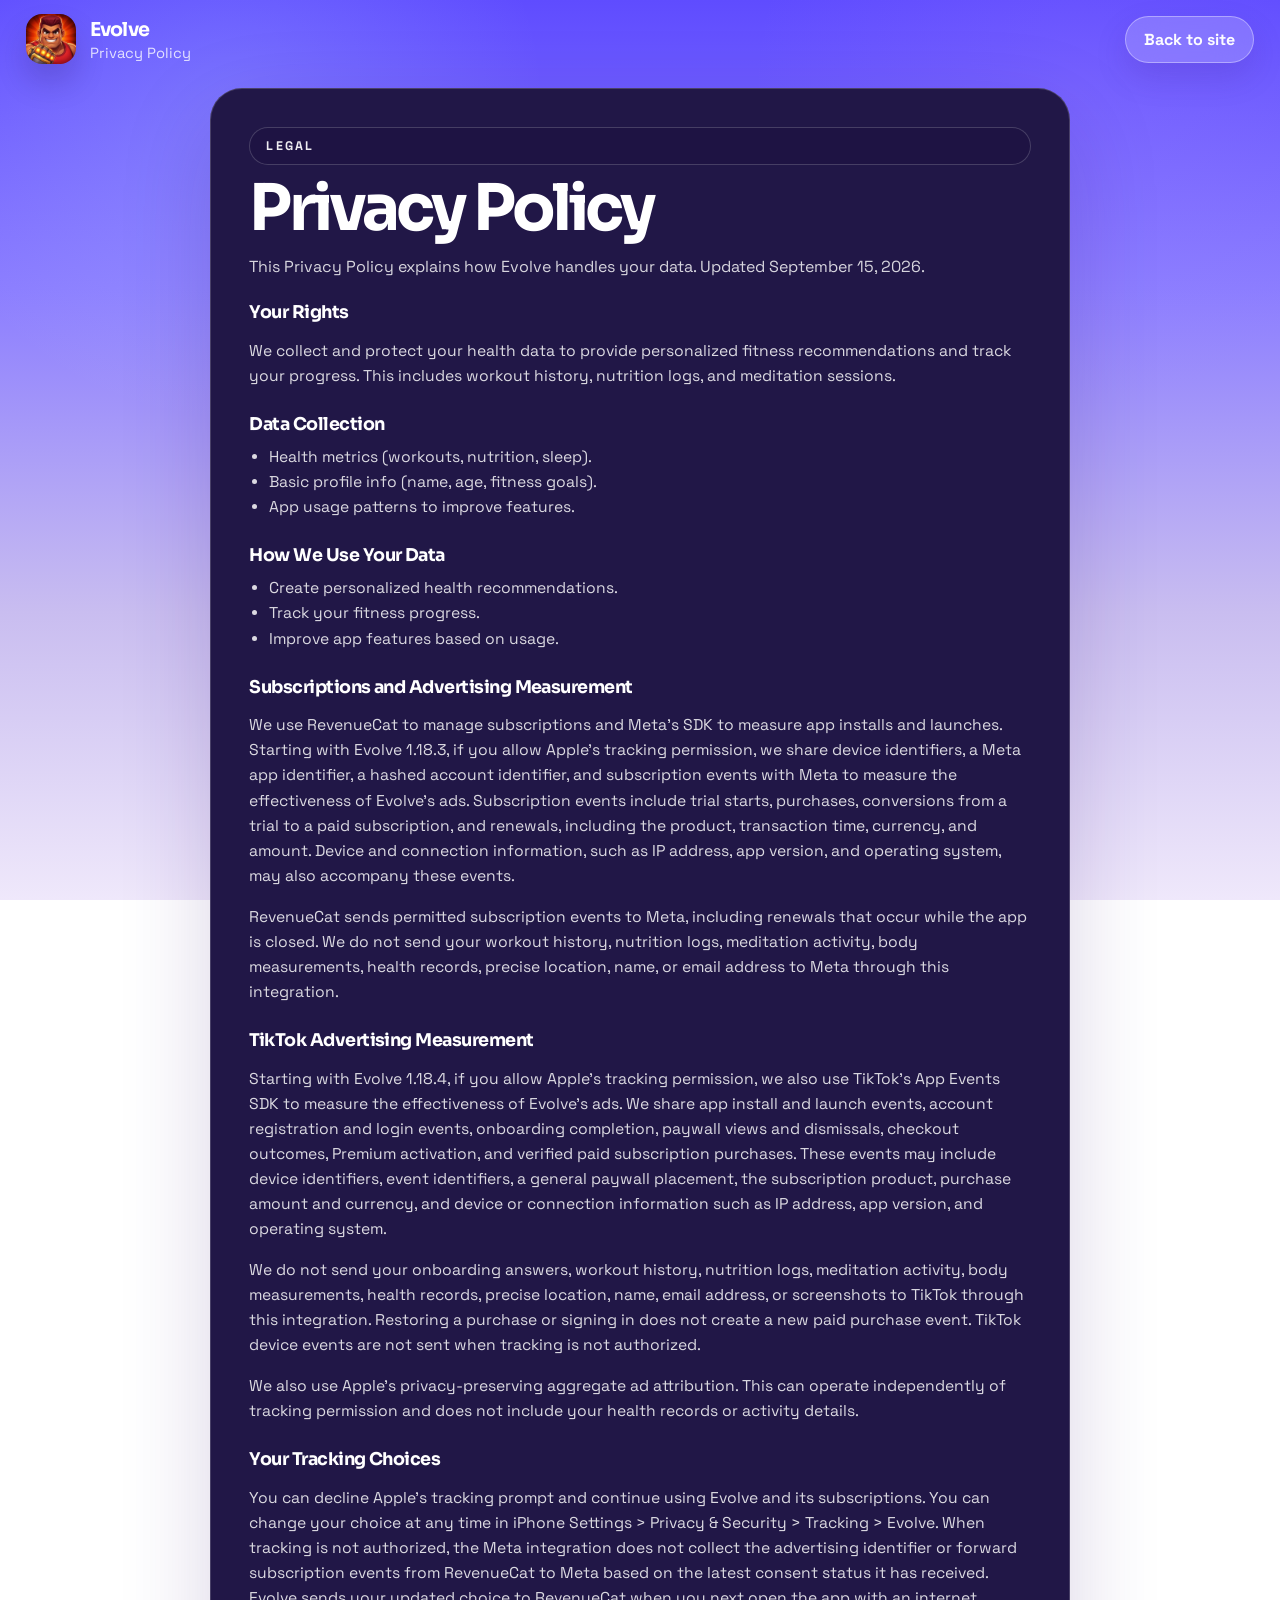
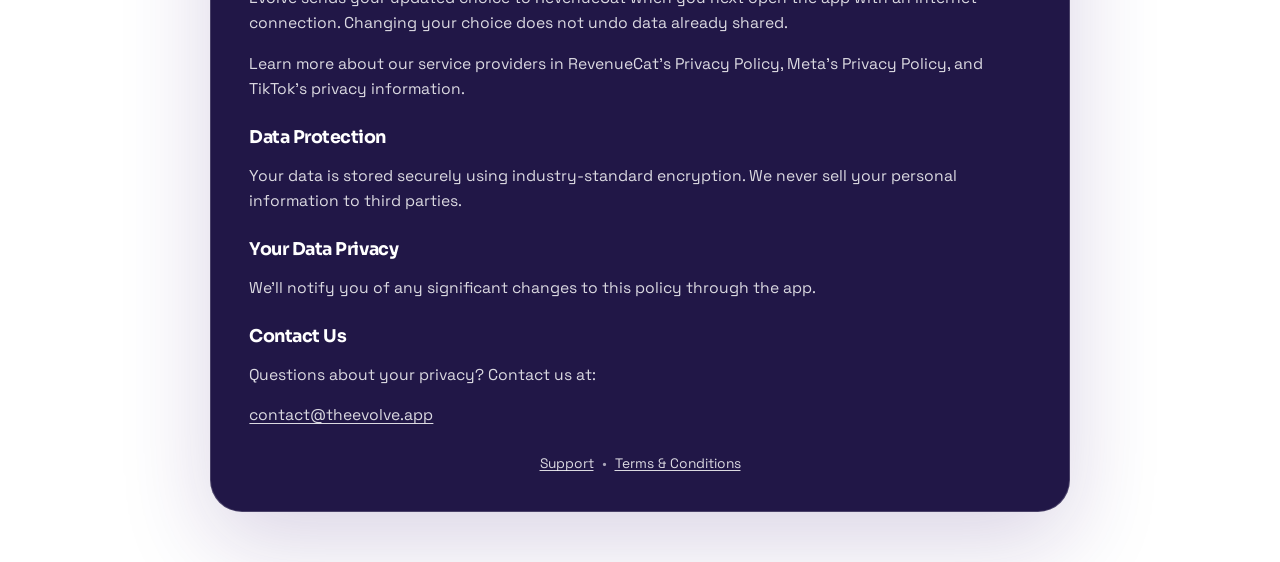
<file: privacy.html>
<!DOCTYPE html>
<html lang="en">
  <head>
    <meta charset="UTF-8" />
    <meta
      name="viewport"
      content="width=device-width, initial-scale=1, viewport-fit=cover"
    />
    <title>Evolve | Privacy Policy</title>
    <meta
      name="description"
      content="Privacy Policy for using the Evolve app."
    />
    <link rel="icon" href="/favicon.ico" sizes="48x48">
    <link rel="icon" type="image/png" sizes="32x32" href="/assets/arena/favicon-32.png">
    <link rel="icon" type="image/png" sizes="192x192" href="/assets/arena/favicon-192.png">
    <link rel="apple-touch-icon" href="/assets/arena/apple-touch-icon.png">
    <link rel="preconnect" href="https://fonts.googleapis.com" />
    <link rel="preconnect" href="https://fonts.gstatic.com" crossorigin />
    <link
      href="https://fonts.googleapis.com/css2?family=Sora:wght@600;700;800&family=Space+Grotesk:wght@400;500;700&display=swap"
      rel="stylesheet"
    />
    <link rel="stylesheet" href="styles.css" />
  </head>
  <body class="terms-page privacy-page">
    <div class="background-haze background-haze-a" aria-hidden="true"></div>
    <div class="background-haze background-haze-b" aria-hidden="true"></div>
    <div class="background-rings" aria-hidden="true"></div>

    <div class="site-shell terms-shell">
      <header class="topbar">
        <a class="brand" href="./" aria-label="Back to Evolve landing page">
          <span class="brand-mark">
            <img src="assets/arena/icon-256.webp" alt="Evolve Arena app icon" />
          </span>
          <span class="brand-copy">
            <span class="brand-name">Evolve</span>
            <span class="brand-tag">Privacy Policy</span>
          </span>
        </a>

        <a class="topbar-link" href="./">Back to site</a>
      </header>

      <main class="terms-content">
        <section class="terms-card">
          <p class="eyebrow">LEGAL</p>
          <h1>Privacy Policy</h1>
          <p class="terms-intro">
            This Privacy Policy explains how Evolve handles your data.
            Updated September 15, 2026.
          </p>

          <div class="terms-section">
            <h2>Your Rights</h2>
            <p>
              We collect and protect your health data to provide personalized
              fitness recommendations and track your progress. This includes
              workout history, nutrition logs, and meditation sessions.
            </p>
          </div>

          <div class="terms-section">
            <h2>Data Collection</h2>
            <ul>
              <li>Health metrics (workouts, nutrition, sleep).</li>
              <li>Basic profile info (name, age, fitness goals).</li>
              <li>App usage patterns to improve features.</li>
            </ul>
          </div>

          <div class="terms-section">
            <h2>How We Use Your Data</h2>
            <ul>
              <li>Create personalized health recommendations.</li>
              <li>Track your fitness progress.</li>
              <li>Improve app features based on usage.</li>
            </ul>
          </div>

          <div class="terms-section" id="advertising">
            <h2>Subscriptions and Advertising Measurement</h2>
            <p>
              We use RevenueCat to manage subscriptions and Meta's SDK to measure
              app installs and launches. Starting with Evolve 1.18.3, if you allow
              Apple's tracking permission, we share device identifiers, a Meta
              app identifier, a hashed account identifier, and subscription
              events with Meta to measure the effectiveness of Evolve's ads.
              Subscription events include trial starts, purchases, conversions
              from a trial to a paid subscription, and renewals, including the
              product, transaction time, currency, and amount. Device and
              connection information, such as IP address, app version, and
              operating system, may also accompany these events.
            </p>
            <p>
              RevenueCat sends permitted subscription events to Meta, including
              renewals that occur while the app is closed. We do not send your
              workout history, nutrition logs, meditation activity, body
              measurements, health records, precise location, name, or email
              address to Meta through this integration.
            </p>
          </div>

          <div class="terms-section" id="tiktok-measurement">
            <h2>TikTok Advertising Measurement</h2>
            <p>
              Starting with Evolve 1.18.4, if you allow Apple's tracking
              permission, we also use TikTok's App Events SDK to measure the
              effectiveness of Evolve's ads. We share app install and launch
              events, account registration and login events, onboarding
              completion, paywall views and dismissals, checkout outcomes,
              Premium activation, and verified paid subscription purchases.
              These events may include device identifiers, event identifiers,
              a general paywall placement, the subscription product, purchase
              amount and currency, and device or connection information such as
              IP address, app version, and operating system.
            </p>
            <p>
              We do not send your onboarding answers, workout history,
              nutrition logs, meditation activity, body measurements, health
              records, precise location, name, email address, or screenshots
              to TikTok through this integration. Restoring a purchase or
              signing in does not create a new paid purchase event. TikTok
              device events are not sent when tracking is not authorized.
            </p>
            <p>
              We also use Apple's privacy-preserving aggregate ad attribution.
              This can operate independently of tracking permission and does
              not include your health records or activity details.
            </p>
          </div>

          <div class="terms-section" id="tracking-choices">
            <h2>Your Tracking Choices</h2>
            <p>
              You can decline Apple's tracking prompt and continue using Evolve
              and its subscriptions. You can change your choice at any time in
              iPhone Settings &gt; Privacy &amp; Security &gt; Tracking &gt; Evolve.
              When tracking is not authorized, the Meta integration does not collect
              the advertising identifier or forward subscription events from
              RevenueCat to Meta based on the latest consent status it has
              received. Evolve sends your updated choice to RevenueCat when you
              next open the app with an internet connection. Changing your
              choice does not undo data already shared.
            </p>
            <p>
              Learn more about our service providers in
              <a href="https://www.revenuecat.com/privacy/">RevenueCat's Privacy Policy</a>,
              <a href="https://www.facebook.com/privacy/policy/">Meta's Privacy Policy</a>,
              and <a href="https://ads.tiktok.com/help/article/about-tiktoks-privacy-policy">TikTok's privacy information</a>.
            </p>
          </div>

          <div class="terms-section">
            <h2>Data Protection</h2>
            <p>
              Your data is stored securely using industry-standard encryption.
              We never sell your personal information to third parties.
            </p>
          </div>

          <div class="terms-section">
            <h2>Your Data Privacy</h2>
            <p>
              We'll notify you of any significant changes to this policy
              through the app.
            </p>
          </div>

          <div class="terms-section">
            <h2>Contact Us</h2>
            <p>Questions about your privacy? Contact us at:</p>
            <p><a class="terms-email" href="mailto:contact@theevolve.app">contact@theevolve.app</a></p>
          </div>

          <p class="legal-links terms-links">
            <a href="support/">Support</a>
            <span aria-hidden="true">•</span>
            <a href="terms.html">Terms &amp; Conditions</a>
          </p>
        </section>
      </main>
    </div>
  </body>
</html>
</file>
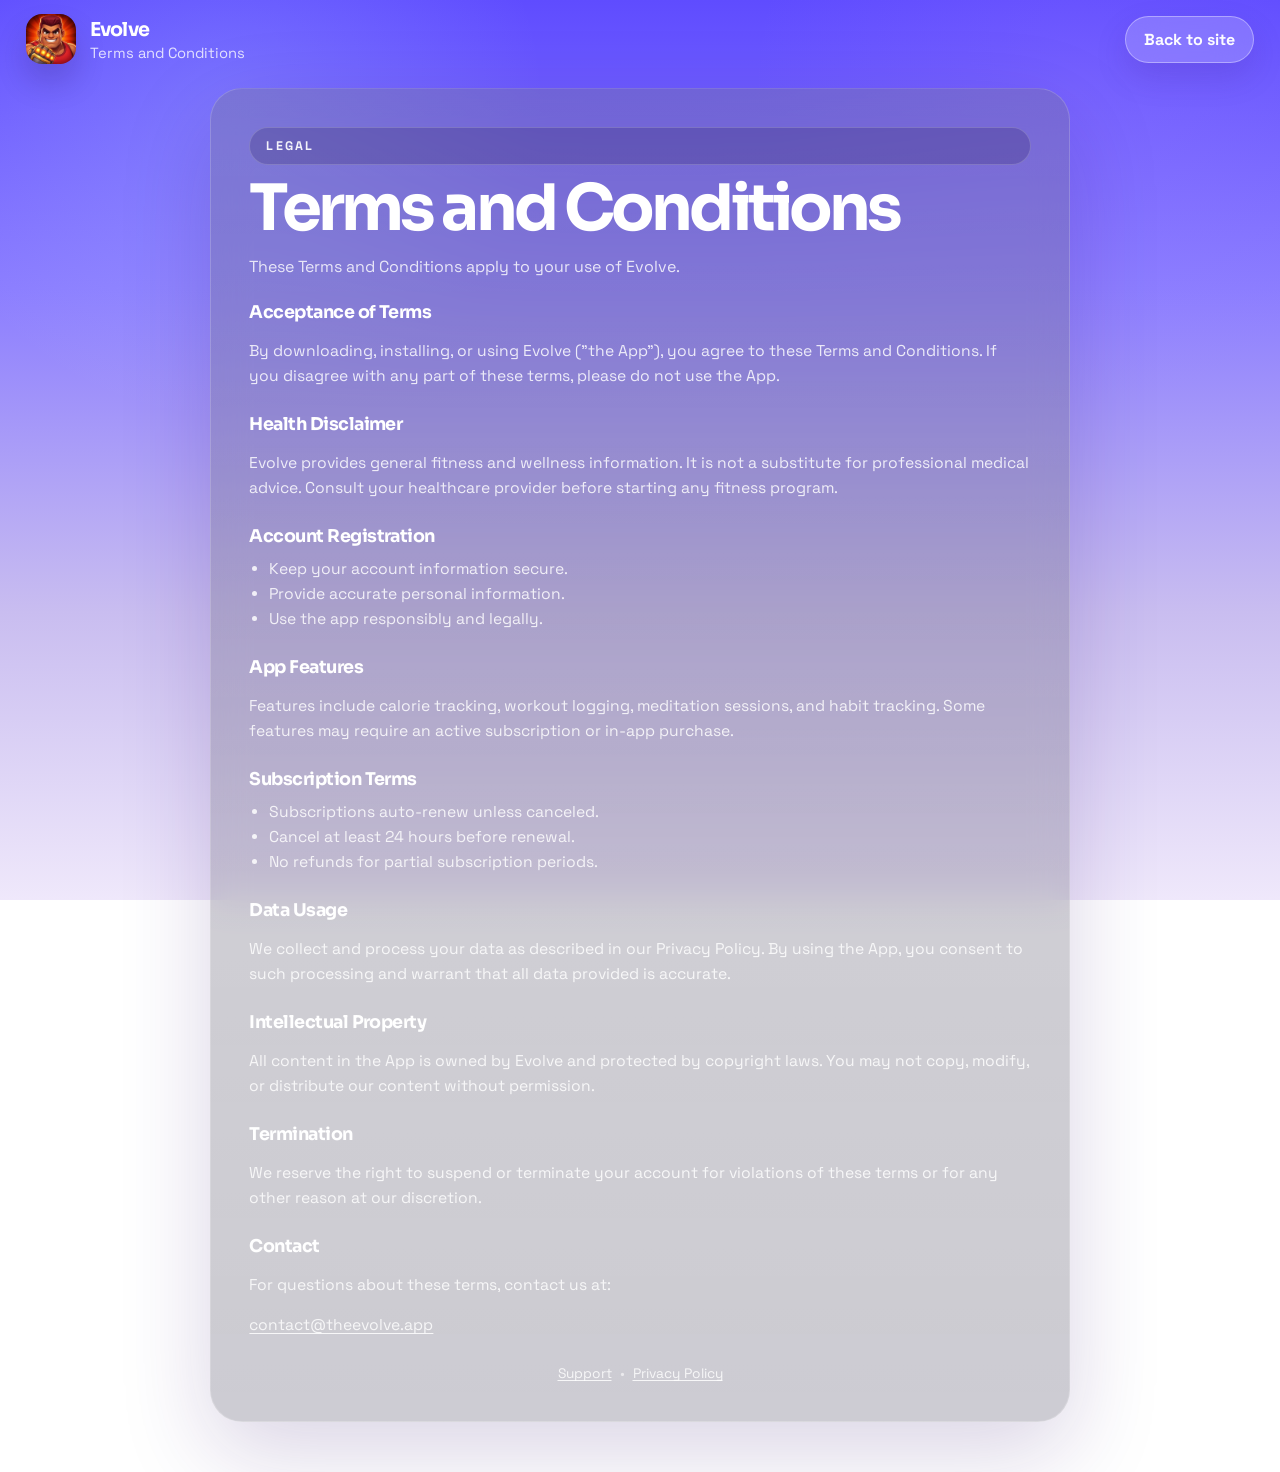
<file: terms.html>
<!DOCTYPE html>
<html lang="en">
  <head>
    <meta charset="UTF-8" />
    <meta
      name="viewport"
      content="width=device-width, initial-scale=1, viewport-fit=cover"
    />
    <title>Evolve | Terms and Conditions</title>
    <meta
      name="description"
      content="Terms and Conditions for using the Evolve app."
    />
    <link rel="icon" href="/favicon.ico" sizes="48x48">
    <link rel="icon" type="image/png" sizes="32x32" href="/assets/arena/favicon-32.png">
    <link rel="icon" type="image/png" sizes="192x192" href="/assets/arena/favicon-192.png">
    <link rel="apple-touch-icon" href="/assets/arena/apple-touch-icon.png">
    <link rel="preconnect" href="https://fonts.googleapis.com" />
    <link rel="preconnect" href="https://fonts.gstatic.com" crossorigin />
    <link
      href="https://fonts.googleapis.com/css2?family=Sora:wght@600;700;800&family=Space+Grotesk:wght@400;500;700&display=swap"
      rel="stylesheet"
    />
    <link rel="stylesheet" href="styles.css" />
  </head>
  <body class="terms-page">
    <div class="background-haze background-haze-a" aria-hidden="true"></div>
    <div class="background-haze background-haze-b" aria-hidden="true"></div>
    <div class="background-rings" aria-hidden="true"></div>

    <div class="site-shell terms-shell">
      <header class="topbar">
        <a class="brand" href="./" aria-label="Back to Evolve landing page">
          <span class="brand-mark">
            <img src="assets/arena/icon-256.webp" alt="Evolve Arena app icon" />
          </span>
          <span class="brand-copy">
            <span class="brand-name">Evolve</span>
            <span class="brand-tag">Terms and Conditions</span>
          </span>
        </a>

        <a class="topbar-link" href="./">Back to site</a>
      </header>

      <main class="terms-content">
        <section class="terms-card">
          <p class="eyebrow">LEGAL</p>
          <h1>Terms and Conditions</h1>
          <p class="terms-intro">
            These Terms and Conditions apply to your use of Evolve.
          </p>

          <div class="terms-section">
            <h2>Acceptance of Terms</h2>
            <p>
              By downloading, installing, or using Evolve ("the App"), you
              agree to these Terms and Conditions. If you disagree with any part
              of these terms, please do not use the App.
            </p>
          </div>

          <div class="terms-section">
            <h2>Health Disclaimer</h2>
            <p>
              Evolve provides general fitness and wellness information. It is
              not a substitute for professional medical advice. Consult your
              healthcare provider before starting any fitness program.
            </p>
          </div>

          <div class="terms-section">
            <h2>Account Registration</h2>
            <ul>
              <li>Keep your account information secure.</li>
              <li>Provide accurate personal information.</li>
              <li>Use the app responsibly and legally.</li>
            </ul>
          </div>

          <div class="terms-section">
            <h2>App Features</h2>
            <p>
              Features include calorie tracking, workout logging, meditation
              sessions, and habit tracking. Some features may require an active
              subscription or in-app purchase.
            </p>
          </div>

          <div class="terms-section">
            <h2>Subscription Terms</h2>
            <ul>
              <li>Subscriptions auto-renew unless canceled.</li>
              <li>Cancel at least 24 hours before renewal.</li>
              <li>No refunds for partial subscription periods.</li>
            </ul>
          </div>

          <div class="terms-section">
            <h2>Data Usage</h2>
            <p>
              We collect and process your data as described in our Privacy
              Policy. By using the App, you consent to such processing and
              warrant that all data provided is accurate.
            </p>
          </div>

          <div class="terms-section">
            <h2>Intellectual Property</h2>
            <p>
              All content in the App is owned by Evolve and protected by
              copyright laws. You may not copy, modify, or distribute our
              content without permission.
            </p>
          </div>

          <div class="terms-section">
            <h2>Termination</h2>
            <p>
              We reserve the right to suspend or terminate your account for
              violations of these terms or for any other reason at our
              discretion.
            </p>
          </div>

          <div class="terms-section">
            <h2>Contact</h2>
            <p>For questions about these terms, contact us at:</p>
            <p><a class="terms-email" href="mailto:contact@theevolve.app">contact@theevolve.app</a></p>
          </div>

          <p class="legal-links terms-links">
            <a href="support/">Support</a>
            <span aria-hidden="true">•</span>
            <a href="privacy.html">Privacy Policy</a>
          </p>
        </section>
      </main>
    </div>
  </body>
</html>
</file>
<file: arena.css>
/* Evolve Arena — theevolve.app
   Navy + gold, chunky "toy" buttons, sky/stone light sections between navy ones. */

:root {
  --navy-950: #050a24;
  --navy-900: #0a1238;
  --navy-800: #101c52;
  --navy-700: #1a2b7c;
  --royal: #2b52e6;
  --royal-2: #4a7bff;
  --sky-top: #a9d6ff;
  --sky-mid: #dff0ff;
  --stone: #fff6e6;
  --stone-2: #fde9c4;
  --gold-1: #ffeb8f;
  --gold-2: #ffc531;
  --gold-3: #ff9f0a;
  --gold-4: #9a4a00;
  --ink: #0b1033;
  --ink-2: #3c4675;
  --white: #fff;
  --display: "Lilita One", "Arial Rounded MT Bold", "Trebuchet MS", system-ui, sans-serif;
  --body: "Nunito", -apple-system, BlinkMacSystemFont, "Segoe UI", system-ui, sans-serif;
  --nav-h: 68px;
  --radius: 22px;
  --edge: 3px solid var(--navy-950);
  --lift: 0 6px 0 var(--navy-950);
  color-scheme: light;
}

*, *::before, *::after { box-sizing: border-box; }
html { scroll-behavior: smooth; scroll-padding-top: calc(var(--nav-h) + 8px); -webkit-text-size-adjust: 100%; }
body {
  margin: 0;
  background: var(--navy-900);
  color: var(--white);
  font-family: var(--body);
  font-weight: 700;
  font-size: 17px;
  line-height: 1.55;
  -webkit-font-smoothing: antialiased;
  overflow-x: hidden;
}
img { display: block; max-width: 100%; height: auto; }
a { color: inherit; }
button { font: inherit; color: inherit; cursor: pointer; }
p { margin: 0 0 1em; }
h1, h2, h3 { margin: 0; font-weight: 400; }

.sr-only { position: absolute; width: 1px; height: 1px; padding: 0; margin: -1px; overflow: hidden; clip: rect(0 0 0 0); white-space: nowrap; border: 0; }
.skip { position: absolute; left: 12px; top: -60px; z-index: 100; background: var(--gold-2); color: var(--ink); padding: 10px 14px; border-radius: 10px; font-weight: 900; }
.skip:focus { top: 12px; }
:focus-visible { outline: 3px solid var(--gold-2); outline-offset: 3px; border-radius: 6px; }

.ic { width: 1.15em; height: 1.15em; flex: none; }
.wrap { width: 100%; max-width: 1220px; margin: 0 auto; padding: 0 24px; }

/* ---------- Section skins ---------- */
section { position: relative; padding: 104px 0; }
.sky, .stone { color: var(--ink); }
.sky { background: linear-gradient(180deg, var(--sky-top) 0%, var(--sky-mid) 55%, var(--stone) 100%); }
.stone {
  background:
    radial-gradient(60% 50% at 50% 0%, rgba(255,255,255,.9), transparent 70%),
    var(--stone);
}
.sky p, .stone p { color: var(--ink-2); }

.title {
  font-family: var(--display);
  font-size: clamp(36px, 5.2vw, 64px);
  line-height: 1.02;
  letter-spacing: .01em;
  text-transform: uppercase;
  margin-bottom: 18px;
  text-shadow: 0 4px 0 rgba(5, 10, 36, .55);
}
.sky .title, .stone .title { color: var(--navy-900); text-shadow: 0 3px 0 rgba(10, 18, 56, .14); }
.gold {
  background: linear-gradient(180deg, var(--gold-1) 0%, var(--gold-2) 48%, var(--gold-3) 100%);
  -webkit-background-clip: text;
  background-clip: text;
  color: transparent;
  -webkit-text-fill-color: transparent;
  filter: drop-shadow(0 3px 0 var(--gold-4));
  text-shadow: none;
  padding: 0 .04em;
}
.kicker {
  display: inline-block;
  font-family: var(--display);
  font-size: 15px;
  letter-spacing: .08em;
  text-transform: uppercase;
  padding: 6px 14px;
  border-radius: 999px;
  margin-bottom: 16px;
  color: var(--gold-2);
  background: rgba(255, 197, 49, .12);
  border: 2px solid rgba(255, 197, 49, .35);
}
.sky .kicker, .stone .kicker { color: var(--royal); background: rgba(43, 82, 230, .1); border-color: rgba(43, 82, 230, .28); }
.section-head { max-width: 760px; margin: 0 auto 52px; }
.section-head.center { text-align: center; }
.section-head p { font-size: 19px; color: rgba(255,255,255,.8); }
.sky .section-head p, .stone .section-head p { color: var(--ink-2); }

/* ---------- Buttons ---------- */
.btn {
  display: inline-flex;
  align-items: center;
  justify-content: center;
  gap: 10px;
  font-family: var(--display);
  font-size: 19px;
  letter-spacing: .03em;
  text-transform: uppercase;
  text-decoration: none;
  line-height: 1.05;
  padding: 14px 24px;
  border-radius: 16px;
  border: var(--edge);
  box-shadow: 0 5px 0 var(--navy-950), inset 0 3px 0 rgba(255,255,255,.55), inset 0 -5px 0 rgba(0,0,0,.16);
  transition: transform .12s ease, box-shadow .12s ease, filter .2s ease;
  white-space: nowrap;
}
.btn:hover { filter: brightness(1.06); transform: translateY(-1px); }
.btn:active { transform: translateY(4px); box-shadow: 0 1px 0 var(--navy-950), inset 0 3px 0 rgba(255,255,255,.4), inset 0 -3px 0 rgba(0,0,0,.16); }
.btn-gold { background: linear-gradient(180deg, #ffe46b 0%, #ffc12a 55%, #ffa514 100%); color: var(--navy-950); }
.btn-blue { background: linear-gradient(180deg, #6aaeff 0%, #3b6cf2 55%, #2448c9 100%); color: #fff; text-shadow: 0 2px 0 rgba(5,10,36,.45); }
.btn-sm { font-size: 16px; padding: 9px 16px; border-radius: 13px; box-shadow: 0 4px 0 var(--navy-950), inset 0 2px 0 rgba(255,255,255,.55), inset 0 -4px 0 rgba(0,0,0,.16); }
.btn-lg { padding: 12px 26px; font-size: 21px; min-height: 64px; }
.btn small { display: block; font-family: var(--body); font-weight: 800; font-size: 11px; letter-spacing: .02em; text-transform: none; opacity: .8; }
.btn-lg .ic { width: 26px; height: 26px; }

.round-btn {
  width: 52px; height: 52px;
  display: grid; place-items: center;
  border-radius: 50%;
  border: var(--edge);
  background: linear-gradient(180deg, #fff, #dfe8ff);
  color: var(--navy-900);
  box-shadow: 0 4px 0 var(--navy-950);
  transition: transform .12s ease, box-shadow .12s ease;
}
.round-btn:hover { transform: translateY(-1px); }
.round-btn:active { transform: translateY(3px); box-shadow: 0 1px 0 var(--navy-950); }
.round-btn .ic { width: 24px; height: 24px; }

.appstore {
  display: inline-flex; align-items: center; gap: 10px;
  padding: 10px 20px 10px 16px;
  min-height: 58px;
  background: #000; color: #fff;
  border-radius: 14px;
  border: 2px solid rgba(255,255,255,.18);
  text-decoration: none;
  font-weight: 800; font-size: 22px; line-height: 1.05;
  transition: transform .15s ease;
}
.appstore:hover { transform: translateY(-2px); }
.appstore .ic { width: 30px; height: 30px; }
.appstore small { display: block; font-size: 11.5px; font-weight: 700; letter-spacing: .02em; opacity: .85; }

/* ---------- Nav ---------- */
.nav {
  position: fixed; inset: 0 0 auto; z-index: 50;
  height: var(--nav-h);
  background: rgba(8, 14, 46, .9);
  -webkit-backdrop-filter: saturate(1.4) blur(14px);
  backdrop-filter: saturate(1.4) blur(14px);
  border-bottom: 3px solid var(--gold-2);
  box-shadow: 0 6px 24px rgba(0,0,0,.25);
}
.nav-inner { height: 100%; max-width: 1320px; margin: 0 auto; padding: 0 20px; display: flex; align-items: center; gap: 20px; }
.brand { display: inline-flex; align-items: center; gap: 10px; text-decoration: none; flex: none; }
.brand img { width: 40px; height: 40px; border-radius: 11px; border: 2px solid var(--navy-950); box-shadow: 0 3px 0 var(--navy-950); }
.brand-word { font-family: var(--display); font-size: 24px; letter-spacing: .02em; text-transform: uppercase; line-height: 1; display: inline-flex; gap: 6px; }
.brand-word b { font-weight: 400; color: #fff; }
.brand-word i { font-style: normal; color: var(--gold-2); }
.nav-links { display: flex; align-items: center; gap: 4px; margin-left: auto; }
.nav-links a {
  font-family: var(--display); font-size: 16px; letter-spacing: .05em; text-transform: uppercase;
  text-decoration: none; color: rgba(255,255,255,.86);
  padding: 8px 12px; border-radius: 10px;
  transition: color .15s ease, background .15s ease;
}
.nav-links a:hover, .nav-links a.is-active { color: var(--gold-2); background: rgba(255,255,255,.06); }
.nav-cta { margin-left: 8px; }
.nav-toggle { display: none; margin-left: 4px; width: 46px; height: 46px; border-radius: 12px; border: 2px solid rgba(255,255,255,.2); background: rgba(255,255,255,.06); place-items: center; }
.nav-toggle .ic { width: 26px; height: 26px; }
.nav-toggle .ic-close { display: none; }

/* ---------- Key art ---------- */
.keyart { padding: 0; margin-top: var(--nav-h); background: var(--navy-900); }
.keyart-img { width: 100%; height: auto; max-height: calc(100vh - var(--nav-h) - 96px); min-height: 360px; object-fit: cover; object-position: center 42%; }
.keyart-fade { position: absolute; left: 0; right: 0; bottom: 96px; height: 70px; background: linear-gradient(180deg, transparent, rgba(10,18,56,.55)); pointer-events: none; }
.keyart-ribbon {
  position: relative;
  display: flex; align-items: center; justify-content: center; flex-wrap: wrap; gap: 14px 18px;
  min-height: 96px; padding: 14px 20px 18px;
  background:
    repeating-linear-gradient(135deg, rgba(255,255,255,.035) 0 18px, transparent 18px 36px),
    linear-gradient(180deg, var(--navy-800), var(--navy-900));
  border-top: 3px solid var(--gold-2);
}
.ribbon-tag {
  font-family: var(--display); text-transform: uppercase; letter-spacing: .08em; font-size: 15px;
  color: var(--gold-2);
  padding: 6px 12px; border-radius: 999px; border: 2px solid rgba(255,197,49,.4);
}

/* ---------- Intro ---------- */
.intro { overflow: hidden; }
.intro-grid { display: grid; grid-template-columns: minmax(260px, 380px) 1fr; gap: 72px; align-items: center; }
.intro-copy p { font-size: 19px; max-width: 600px; }
.intro-copy p b { color: var(--navy-900); }
.facts { list-style: none; padding: 0; margin: 28px 0 32px; display: grid; grid-template-columns: repeat(4, minmax(0, 1fr)); gap: 12px; max-width: 620px; }
.facts li {
  background: #fff; border: var(--edge); border-radius: 18px; box-shadow: 0 5px 0 var(--navy-950);
  padding: 12px 10px 14px; text-align: center; color: var(--ink-2); font-size: 13.5px; line-height: 1.2;
}
.facts b {
  display: block; font-family: var(--display); font-weight: 400; font-size: 42px; line-height: 1;
  color: var(--royal); text-shadow: 0 3px 0 rgba(10,18,56,.15); margin-bottom: 4px;
}
.store-row { display: flex; align-items: center; gap: 16px; flex-wrap: wrap; }
.store-note { color: var(--ink-2); font-weight: 800; font-size: 15px; }

.phone { position: relative; width: 100%; max-width: 340px; margin: 0 auto; }
.phone-screen {
  position: relative;
  aspect-ratio: 620 / 1347;
  border-radius: 48px;
  padding: 11px;
  background: linear-gradient(160deg, #2b3366, #0a0f26 40%, #1a1f42);
  border: 3px solid var(--navy-950);
  box-shadow: 0 8px 0 var(--navy-950), 0 40px 70px -20px rgba(10,18,56,.55), inset 0 0 0 2px rgba(255,255,255,.12);
  overflow: hidden;
}
.phone-screen::after {
  content: ""; position: absolute; top: 22px; left: 50%; transform: translateX(-50%);
  width: 31%; height: 3.2%; border-radius: 999px; background: #000; z-index: 2;
}
.phone-screen img {
  position: absolute; inset: 11px; width: calc(100% - 22px); height: calc(100% - 22px);
  object-fit: cover; border-radius: 38px;
  opacity: 0; transition: opacity .7s ease;
}
.phone-screen img.is-on { opacity: 1; }
.phone-dots { display: flex; justify-content: center; gap: 8px; margin-top: 22px; }
.phone-dots i { width: 10px; height: 10px; border-radius: 50%; background: rgba(10,18,56,.22); transition: background .3s ease, width .3s ease; }
.phone-dots i.is-on { width: 26px; border-radius: 999px; background: var(--royal); }

.clouds { position: absolute; inset: 0; pointer-events: none; }
.cloud { position: absolute; opacity: .9; }
.cloud.c1 { width: 520px; top: 40px; right: -120px; animation: drift 46s linear infinite alternate; }
.cloud.c2 { width: 220px; bottom: 60px; left: -40px; opacity: .7; animation: drift 38s linear infinite alternate-reverse; }
@keyframes drift { from { transform: translateX(0); } to { transform: translateX(-80px); } }

/* ---------- News ---------- */
.news-grid { display: grid; grid-template-columns: repeat(4, minmax(0, 1fr)); gap: 24px; }
.news-card {
  display: flex; flex-direction: column;
  text-decoration: none; color: var(--ink);
  background: #fff;
  border: var(--edge); border-radius: var(--radius);
  box-shadow: var(--lift);
  padding: 12px 12px 20px;
  transition: transform .2s ease, box-shadow .2s ease;
}
.news-card:hover { transform: translateY(-5px); box-shadow: 0 11px 0 var(--navy-950); }
.news-card h3 { font-family: var(--display); font-size: 23px; line-height: 1.08; text-transform: uppercase; color: var(--navy-900); margin: 4px 8px 8px; }
.news-card p { font-size: 15px; line-height: 1.45; margin: 0 8px; color: var(--ink-2); }
.news-art { position: relative; aspect-ratio: 16 / 10; border-radius: 14px; overflow: hidden; margin-bottom: 14px; border: 2px solid var(--navy-950); }
.news-art > img { width: 100%; height: 100%; object-fit: cover; }
.art-mode { background: radial-gradient(90% 90% at 50% 100%, var(--c1), var(--c2)); }
.art-mode::before, .art-gift::before {
  content: ""; position: absolute; inset: 0;
  background: repeating-conic-gradient(from 0deg at 50% 110%, rgba(255,255,255,.12) 0 8deg, transparent 8deg 20deg);
}
.art-mode .pose { position: absolute; bottom: -18%; height: 118%; width: auto; filter: drop-shadow(0 6px 10px rgba(0,0,0,.35)); transition: transform .35s ease; }
.art-mode .p1 { left: 6%; }
.art-mode .p2 { right: 6%; transform: scaleX(-1); }
.news-card:hover .art-mode .p1 { transform: translateY(-4px) rotate(-2deg); }
.art-label {
  position: absolute; left: 50%; top: 10px; transform: translateX(-50%);
  font-family: var(--display); font-size: 14px; letter-spacing: .06em; text-transform: uppercase; white-space: nowrap;
  color: #fff; background: rgba(5,10,36,.55); padding: 3px 10px; border-radius: 999px;
}
.art-gift { background: radial-gradient(80% 90% at 50% 100%, #5aa2ff, #1d3fae); display: grid; place-items: center; }
.chest-pop { position: relative; width: 62%; filter: drop-shadow(0 10px 14px rgba(0,0,0,.35)); animation: bob 3.2s ease-in-out infinite; }
.tag {
  align-self: flex-start; margin: 0 8px 6px;
  font-family: var(--display); font-size: 13px; letter-spacing: .06em; text-transform: uppercase;
  padding: 3px 12px; border-radius: 999px; color: #fff; border: 2px solid var(--navy-950);
}
.tag-gold { background: linear-gradient(180deg, #ffd85a, #ffad1f); color: var(--navy-950); }
.tag-pink { background: #ff4f9a; }
.tag-purple { background: #8b5cf6; }
.tag-blue { background: var(--royal); }

/* ---------- Heroes ---------- */
.heroes {
  --cls: #ff7a2f;
  overflow: hidden;
  background:
    radial-gradient(70% 60% at 30% 55%, color-mix(in srgb, var(--cls) 34%, transparent), transparent 70%),
    radial-gradient(50% 50% at 90% 10%, rgba(74,123,255,.25), transparent 70%),
    linear-gradient(180deg, var(--navy-900), var(--navy-950));
  transition: background .6s ease;
}
.heroes-glow { position: absolute; inset: 0; background: repeating-linear-gradient(135deg, rgba(255,255,255,.025) 0 22px, transparent 22px 44px); pointer-events: none; }
.roster { position: relative; display: grid; grid-template-columns: 1.05fr 1fr; gap: 40px; align-items: center; }
.roster-stage { position: relative; height: 560px; display: flex; align-items: flex-end; justify-content: center; }
.pedestal { position: absolute; bottom: 18px; left: 50%; transform: translateX(-50%); width: 72%; height: 92px; border-radius: 50%;
  background: radial-gradient(closest-side, color-mix(in srgb, var(--cls) 70%, white 10%), transparent);
  opacity: .8; }
.pedestal i { position: absolute; inset: 14px 8%; border-radius: 50%; border: 3px solid rgba(255,255,255,.55); box-shadow: 0 0 30px var(--cls), inset 0 0 20px var(--cls); animation: ring 2.6s ease-in-out infinite; }
@keyframes ring { 50% { transform: scale(1.05); opacity: .7; } }
.roster-hero { position: relative; height: 520px; width: auto; max-width: 100%; object-fit: contain; filter: drop-shadow(0 18px 18px rgba(0,0,0,.45)); transform-origin: 50% 100%; }
.roster-hero.is-swap { animation: heroIn .45s cubic-bezier(.2, 1.4, .4, 1); }
@keyframes heroIn { from { transform: translateY(24px) scale(.88); opacity: 0; } to { transform: none; opacity: 1; } }
.roster-stage .round-btn { position: absolute; top: 50%; z-index: 2; }
.roster-stage .prev { left: 0; }
.roster-stage .next { right: 0; }
.class-pill {
  display: inline-block; font-family: var(--display); font-size: 15px; letter-spacing: .08em; text-transform: uppercase;
  color: var(--navy-950); background: var(--cls); padding: 5px 14px; border-radius: 999px; border: 2px solid var(--navy-950); box-shadow: 0 3px 0 var(--navy-950);
}
.hero-name { font-family: var(--display); font-size: clamp(56px, 8vw, 96px); line-height: .95; text-transform: uppercase; margin: 14px 0 4px; text-shadow: 0 5px 0 rgba(0,0,0,.4); }
.hero-role { font-family: var(--display); font-size: 21px; letter-spacing: .06em; text-transform: uppercase; color: var(--gold-2); margin-bottom: 14px; }
.hero-blurb { font-size: 18px; color: rgba(255,255,255,.85); max-width: 540px; min-height: 5.6em; }
.moves { display: grid; grid-template-columns: 1fr 1fr; gap: 14px; margin-top: 8px; }
.move { background: rgba(255,255,255,.07); border: 2px solid rgba(255,255,255,.16); border-radius: 18px; padding: 14px 16px; font-size: 14.5px; line-height: 1.4; color: rgba(255,255,255,.78); }
.move b { display: block; font-family: var(--display); font-weight: 400; font-size: 22px; text-transform: uppercase; color: #fff; margin: 2px 0 4px; }
.move-label { display: inline-flex; align-items: center; gap: 4px; font-family: var(--display); font-size: 12.5px; letter-spacing: .1em; text-transform: uppercase; color: rgba(255,255,255,.6); }
.move-super { border-color: rgba(255,197,49,.55); background: linear-gradient(160deg, rgba(255,197,49,.18), rgba(255,197,49,.04)); }
.move-super .move-label { color: var(--gold-2); }
.roster-picker { display: grid; grid-template-columns: repeat(10, minmax(0, 1fr)); gap: 12px; margin-top: 44px; }
.pick {
  --c: #ff7a2f;
  position: relative; aspect-ratio: 3 / 4; padding: 0; overflow: hidden;
  border: var(--edge); border-radius: 16px;
  background: linear-gradient(180deg, color-mix(in srgb, var(--c) 85%, white 15%), color-mix(in srgb, var(--c) 60%, var(--navy-900)));
  box-shadow: 0 5px 0 var(--navy-950);
  transition: transform .18s ease, box-shadow .18s ease;
}
.pick img { position: absolute; left: 50%; top: 6%; width: 150%; max-width: none; transform: translateX(-50%); filter: drop-shadow(0 4px 4px rgba(0,0,0,.3)); }
.pick span {
  position: absolute; left: 0; right: 0; bottom: 0; padding: 4px 2px 5px;
  font-family: var(--display); font-size: 13px; letter-spacing: .04em; text-transform: uppercase;
  background: rgba(5,10,36,.8); color: #fff;
}
.pick:hover { transform: translateY(-4px); }
.pick[aria-selected="true"] { transform: translateY(-6px); box-shadow: 0 0 0 4px var(--gold-2), 0 10px 0 var(--navy-950); }
.pick[aria-selected="true"] span { background: var(--gold-2); color: var(--navy-950); }

/* ---------- Modes ---------- */
.mode-grid { display: grid; grid-template-columns: repeat(3, minmax(0, 1fr)); gap: 64px 26px; margin-top: 90px; }
.mode {
  position: relative;
  padding: 120px 24px 26px;
  border: var(--edge); border-radius: 24px;
  background:
    repeating-linear-gradient(135deg, rgba(255,255,255,.06) 0 16px, transparent 16px 32px),
    linear-gradient(165deg, var(--m), var(--m2));
  box-shadow: 0 7px 0 var(--navy-950), inset 0 3px 0 rgba(255,255,255,.35);
  color: #fff;
  transition: transform .2s ease;
}
.mode:hover { transform: translateY(-6px) rotate(-.4deg); }
.mode-art { position: absolute; left: 0; right: 0; top: -78px; height: 190px; display: flex; justify-content: center; align-items: flex-end; pointer-events: none; }
.mode-art .pose { height: 190px; width: auto; margin: 0 -26px; filter: drop-shadow(0 8px 8px rgba(0,0,0,.35)); transition: transform .3s ease; }
.mode-art .pose:nth-child(2) { height: 176px; }
.mode-art .pose:nth-child(3) { height: 168px; transform: scaleX(-1); }
.mode-art .pose:nth-child(2):last-child { transform: scaleX(-1); }
.mode:hover .mode-art .pose:first-child { transform: translateY(-6px); }
.mode-size {
  display: inline-block; font-family: var(--display); font-size: 14px; letter-spacing: .06em; text-transform: uppercase;
  background: #fff; color: var(--m2); padding: 3px 12px; border-radius: 999px; border: 2px solid var(--navy-950);
}
.mode h3 { font-family: var(--display); font-size: 34px; line-height: 1; text-transform: uppercase; margin: 10px 0 8px; text-shadow: 0 3px 0 rgba(5,10,36,.45); }
.mode p { color: rgba(255,255,255,.92); font-size: 16px; line-height: 1.45; margin: 0; }
.party {
  display: flex; align-items: center; gap: 14px; justify-content: center;
  max-width: 720px; margin: 48px auto 0; padding: 16px 22px;
  background: #fff; border: var(--edge); border-radius: 18px; box-shadow: var(--lift);
}
.party .ic { width: 34px; height: 34px; color: var(--royal); }
.party p { margin: 0; font-size: 17px; }
.party b { color: var(--navy-900); }

/* ---------- Training ---------- */
.training {
  background:
    radial-gradient(60% 60% at 85% 30%, rgba(74,123,255,.32), transparent 70%),
    radial-gradient(50% 50% at 10% 90%, rgba(255,197,49,.14), transparent 70%),
    linear-gradient(180deg, var(--navy-800), var(--navy-900));
}
.training-grid { display: grid; grid-template-columns: 1.1fr .9fr; gap: 64px; align-items: center; }
.training-copy > p { font-size: 19px; color: rgba(255,255,255,.82); max-width: 560px; }
.train-buttons { display: grid; gap: 12px; margin-top: 24px; max-width: 560px; }
.train-btn {
  display: flex; align-items: center; gap: 16px; text-align: left;
  padding: 12px 16px; border-radius: 18px;
  background: rgba(255,255,255,.07); border: 2px solid rgba(255,255,255,.16);
  transition: transform .15s ease, background .2s ease, border-color .2s ease;
}
.train-btn .ic { width: 46px; height: 46px; padding: 10px; border-radius: 14px; background: var(--t); color: var(--navy-950); border: 2px solid var(--navy-950); box-shadow: 0 3px 0 var(--navy-950); }
.train-btn span { color: rgba(255,255,255,.72); font-size: 15px; line-height: 1.25; }
.train-btn b { display: block; font-family: var(--display); font-weight: 400; font-size: 21px; text-transform: uppercase; letter-spacing: .03em; color: #fff; }
.train-btn:hover { background: rgba(255,255,255,.12); border-color: var(--t); transform: translateX(4px); }
.train-btn:active { transform: translateX(4px) scale(.98); }
.train-btn.is-pulse .ic { animation: pulse .45s ease; }
@keyframes pulse { 40% { transform: scale(1.18) rotate(-6deg); } }

.power-card {
  position: relative;
  background: linear-gradient(170deg, #1d2f8a, #0e1747);
  border: 3px solid var(--gold-2); border-radius: 28px;
  box-shadow: 0 8px 0 var(--gold-4), 0 40px 80px -30px rgba(0,0,0,.6);
  padding: 26px;
}
.power-top { display: flex; align-items: center; gap: 18px; margin-bottom: 22px; }
.power-top img { width: 96px; height: 96px; object-fit: cover; object-position: 50% 0; border-radius: 22px; background: linear-gradient(180deg, #ff9a5c, #c2410c); border: var(--edge); box-shadow: 0 4px 0 var(--navy-950); }
.power-top h3 { font-family: var(--display); font-size: 30px; text-transform: uppercase; line-height: 1.05; margin: 4px 0 8px; }
.power-lvl { font-family: var(--display); font-size: 14px; letter-spacing: .08em; background: var(--gold-2); color: var(--navy-950); padding: 2px 10px; border-radius: 8px; border: 2px solid var(--navy-950); }
.power-lvl b { font-weight: 400; }
.power-xp { display: block; width: 180px; height: 12px; border-radius: 999px; background: rgba(255,255,255,.14); overflow: hidden; border: 2px solid var(--navy-950); }
.power-xp i { display: block; height: 100%; width: 0; background: linear-gradient(90deg, #5bf0ff, #4a7bff); transition: width .5s ease; }
.power-stats { list-style: none; margin: 0; padding: 0; display: grid; gap: 14px; }
.power-stats li { display: grid; grid-template-columns: 92px 1fr; align-items: center; gap: 12px; font-family: var(--display); font-size: 16px; letter-spacing: .05em; text-transform: uppercase; }
.power-stats i { height: 20px; border-radius: 999px; background: rgba(0,0,0,.35); border: 2px solid var(--navy-950); overflow: hidden; }
.power-stats b { display: block; height: 100%; width: 30%; border-radius: 999px; box-shadow: inset 0 3px 0 rgba(255,255,255,.35); transition: width .6s cubic-bezier(.2, 1.3, .4, 1); }
[data-bar="hp"] b { background: linear-gradient(180deg, #5ef08f, #22a55a); }
[data-bar="dmg"] b { background: linear-gradient(180deg, #ffa064, #ef5a1c); }
[data-bar="spd"] b { background: linear-gradient(180deg, #7ddcff, #1f9be0); }
[data-bar="rel"] b { background: linear-gradient(180deg, #c6a6ff, #7c4dff); }
.power-stats li.is-up span { color: var(--gold-2); }
.power-note { margin: 20px 0 0; font-size: 13px; color: rgba(255,255,255,.55); line-height: 1.4; }
.power-pop { position: absolute; right: 26px; top: 26px; font-family: var(--display); font-size: 28px; color: var(--gold-2); text-shadow: 0 3px 0 var(--gold-4); opacity: 0; pointer-events: none; }
.power-pop.is-on { animation: pop 1s ease forwards; }
@keyframes pop { 0% { opacity: 0; transform: translateY(10px) scale(.8); } 20% { opacity: 1; transform: none; } 100% { opacity: 0; transform: translateY(-30px); } }

.life-grid { display: grid; grid-template-columns: repeat(3, minmax(0, 1fr)); gap: 20px; margin-top: 72px; }
.life { padding: 22px 24px; border-radius: 20px; background: rgba(255,255,255,.06); border: 2px solid rgba(255,255,255,.12); }
.life h3 { font-family: var(--display); font-size: 22px; text-transform: uppercase; letter-spacing: .02em; margin-bottom: 8px; color: var(--gold-2); }
.life p { margin: 0; font-size: 15.5px; color: rgba(255,255,255,.78); line-height: 1.5; }

/* ---------- Rewards ---------- */
.rewards-grid { display: grid; grid-template-columns: 1fr 1fr; gap: 56px; align-items: center; }
.rewards-grid > div > p { font-size: 19px; max-width: 560px; }
.chests { display: flex; gap: 10px; margin-top: 26px; flex-wrap: wrap; }
.chest { position: relative; width: 124px; padding: 0 0 6px; background: none; border: 0; text-align: center; }
.chest img { width: 124px; height: 124px; filter: drop-shadow(0 10px 8px rgba(10,18,56,.3)); animation: bob 3s ease-in-out infinite; }
.chest:nth-child(2) img { animation-delay: -.7s; }
.chest:nth-child(3) img { animation-delay: -1.4s; }
.chest:nth-child(4) img { animation-delay: -2.1s; }
.chest span { font-family: var(--display); font-size: 14px; letter-spacing: .06em; text-transform: uppercase; color: var(--navy-800); }
.chest.is-open img { animation: chestOpen .6s ease forwards; }
@keyframes chestOpen { 0% { transform: rotate(0); } 20% { transform: rotate(-8deg) scale(1.05); } 40% { transform: rotate(8deg) scale(1.08); } 60% { transform: rotate(-4deg) scale(1.12); } 100% { transform: scale(1.06); } }
@keyframes bob { 50% { transform: translateY(-8px); } }
.chest-hint { font-size: 14px !important; color: var(--ink-2); opacity: .8; }
.chest-loot { position: absolute; left: 50%; top: 0; transform: translateX(-50%); white-space: nowrap; font-family: var(--display); font-size: 20px; color: var(--royal); text-shadow: 0 2px 0 #fff; animation: pop 1.3s ease forwards; pointer-events: none; }
.skins { display: grid; grid-template-columns: repeat(2, minmax(0, 1fr)); gap: 18px; }
.skin {
  margin: 0; position: relative; overflow: hidden;
  border: var(--edge); border-radius: 22px; box-shadow: var(--lift);
  background:
    radial-gradient(70% 60% at 50% 45%, color-mix(in srgb, var(--s) 70%, white), transparent 75%),
    linear-gradient(180deg, color-mix(in srgb, var(--s) 45%, var(--navy-800)), var(--navy-900));
  aspect-ratio: 4 / 5;
}
.skin img { position: absolute; left: 50%; bottom: 46px; height: 82%; width: auto; max-width: none; transform: translateX(-50%); filter: drop-shadow(0 10px 10px rgba(0,0,0,.4)); transition: transform .3s ease; }
.skin:hover img { transform: translateX(-50%) translateY(-6px) scale(1.03); }
.skin figcaption { position: absolute; left: 0; right: 0; bottom: 0; padding: 8px 14px 10px; background: rgba(5,10,36,.82); color: rgba(255,255,255,.75); font-size: 13px; line-height: 1.2; }
.skin figcaption b { display: block; font-family: var(--display); font-weight: 400; font-size: 19px; color: #fff; text-transform: uppercase; }

/* ---------- Worlds ---------- */
.worlds {
  overflow: hidden;
  background:
    radial-gradient(60% 40% at 50% 0%, rgba(74,123,255,.35), transparent 70%),
    linear-gradient(180deg, #0c1650, var(--navy-950));
}
.skyship { position: absolute; z-index: 0; pointer-events: none; opacity: .55; }
.worlds .wrap { position: relative; z-index: 1; }
.skyship.s1 { width: 120px; top: 26px; left: -140px; animation: fly 34s linear infinite; }
.skyship.s2 { width: 96px; top: 300px; right: -120px; animation: flyBack 41s linear infinite; animation-delay: -12s; }
@keyframes fly { from { transform: translateX(0) translateY(0); } 50% { transform: translateX(60vw) translateY(-14px); } to { transform: translateX(calc(100vw + 280px)) translateY(0); } }
@keyframes flyBack { from { transform: translateX(0) scaleX(-1); } to { transform: translateX(calc(-100vw - 260px)) scaleX(-1); } }
.world-strip { position: relative; z-index: 1; display: flex; gap: 14px; max-width: 1320px; margin: 0 auto; padding: 0 24px; height: 500px; }
.world {
  position: relative; flex: 1 1 0; min-width: 0; padding: 0; overflow: hidden;
  border: var(--edge); border-radius: 24px; background: var(--navy-800);
  box-shadow: 0 7px 0 var(--navy-950);
  transition: flex-grow .55s cubic-bezier(.2, .9, .3, 1), box-shadow .3s ease;
}
.world img { position: absolute; inset: 0; width: 100%; height: 100%; object-fit: cover; transition: transform .6s ease; }
.world::after { content: ""; position: absolute; inset: 0; background: linear-gradient(180deg, transparent 50%, rgba(5,10,36,.85)); }
.world span {
  position: absolute; left: 0; right: 0; bottom: 18px; z-index: 1; padding: 0 12px;
  font-family: var(--display); font-size: 26px; line-height: 1; text-transform: uppercase; color: #fff; text-align: center;
  text-shadow: 0 3px 0 rgba(0,0,0,.5);
}
.world small { display: block; font-size: 13px; letter-spacing: .1em; color: var(--w); margin-bottom: 6px; }
.world.is-open { flex-grow: 3.4; box-shadow: 0 0 0 4px var(--w), 0 7px 0 var(--navy-950); }
.world.is-open img { transform: scale(1.04); }
.world:not(.is-open) span { font-size: 17px; line-height: 1.05; }
.world:not(.is-open) small { font-size: 11px; }

/* ---------- Gallery ---------- */
.gallery-head { display: flex; align-items: flex-end; justify-content: space-between; gap: 20px; margin-bottom: 30px; }
.gallery-head .title { margin: 0; }
.gallery-nav { display: flex; gap: 12px; }
.gallery-track {
  display: flex; gap: 22px; overflow-x: auto; scroll-snap-type: x mandatory; scroll-behavior: smooth;
  padding: 10px max(24px, calc((100vw - 1172px) / 2)) 24px;
  scrollbar-width: none;
}
.gallery-track::-webkit-scrollbar { display: none; }
.gallery-track img {
  flex: none; width: auto; height: min(560px, 120vw); aspect-ratio: 560 / 1217; object-fit: cover;
  border-radius: 24px; border: var(--edge); box-shadow: var(--lift);
  scroll-snap-align: center;
  background: var(--navy-800);
}

/* ---------- Follow ---------- */
.follow {
  overflow: hidden;
  background:
    repeating-linear-gradient(135deg, rgba(255,255,255,.04) 0 20px, transparent 20px 40px),
    radial-gradient(70% 80% at 20% 50%, #3d6bff, #1d3fae 70%);
}
.follow-grid { display: grid; grid-template-columns: 360px 1fr; gap: 72px; align-items: center; }
.follow p { font-size: 19px; color: rgba(255,255,255,.88); max-width: 560px; }
.phone-tilt { transform: rotate(-6deg); max-width: 300px; }
.follow-label { display: block; font-family: var(--display); font-size: 15px; letter-spacing: .1em; text-transform: uppercase; margin: 26px 0 12px; color: rgba(255,255,255,.75); }
.socials { display: flex; gap: 12px; }
.socials a {
  width: 56px; height: 56px; display: grid; place-items: center; border-radius: 16px;
  background: #fff; color: var(--navy-900); border: var(--edge); box-shadow: 0 4px 0 var(--navy-950);
  transition: transform .15s ease;
}
.socials a:hover { transform: translateY(-3px) rotate(-4deg); }
.socials .ic { width: 26px; height: 26px; }
.socials-sm a { width: 44px; height: 44px; border-radius: 13px; }
.socials-sm .ic { width: 21px; height: 21px; }

/* ---------- FAQ ---------- */
.faq-grid { display: grid; grid-template-columns: .8fr 1.2fr; gap: 56px; align-items: start; }
.faq-grid > div > p { font-size: 18px; }
.faq-grid a { color: var(--royal); font-weight: 900; }
.faq { display: grid; gap: 12px; }
.faq details { background: #fff; border: var(--edge); border-radius: 18px; box-shadow: 0 4px 0 var(--navy-950); overflow: hidden; }
.faq summary {
  list-style: none; cursor: pointer; display: flex; align-items: center; justify-content: space-between; gap: 16px;
  padding: 16px 20px; font-family: var(--display); font-size: 20px; line-height: 1.15; text-transform: uppercase; color: var(--navy-900);
}
.faq summary::-webkit-details-marker { display: none; }
.faq summary::after {
  content: "+"; flex: none; width: 32px; height: 32px; display: grid; place-items: center; border-radius: 10px;
  background: var(--gold-2); border: 2px solid var(--navy-950); font-size: 22px; line-height: 1; transition: transform .2s ease;
}
.faq details[open] summary::after { transform: rotate(45deg); }
.faq details p { margin: 0; padding: 0 20px 18px; font-size: 16px; line-height: 1.55; }

/* ---------- Creators band ---------- */
.creators-band {
  padding: 0;
  background:
    repeating-linear-gradient(135deg, rgba(255,255,255,.14) 0 18px, transparent 18px 36px),
    linear-gradient(180deg, #ffd34d, #ffa514);
  border-top: var(--edge);
  border-bottom: var(--edge);
  color: var(--navy-950);
}
.creators-inner { position: relative; display: flex; align-items: center; justify-content: space-between; gap: 30px; min-height: 260px; padding-top: 44px; padding-bottom: 44px; }
.creators-band .title { color: var(--navy-950); text-shadow: 0 3px 0 rgba(255,255,255,.4); font-size: clamp(32px, 4.2vw, 50px); max-width: 720px; }
.creators-band .title .gold { background: none; -webkit-text-fill-color: #fff; color: #fff; filter: drop-shadow(0 3px 0 var(--navy-950)); }
.creators-band p { font-size: 18px; color: rgba(5,10,36,.82); max-width: 560px; }
.creators-band .btn { background: linear-gradient(180deg, #6aaeff, #2b52e6); color: #fff; text-shadow: 0 2px 0 rgba(5,10,36,.4); }
.creators-inner > div { position: relative; z-index: 1; max-width: 760px; }
.creators-hero { position: absolute; right: 40px; bottom: 0; width: auto; height: 360px; filter: drop-shadow(0 12px 12px rgba(5,10,36,.35)); pointer-events: none; }

/* ---------- Footer ---------- */
.footer { background: var(--navy-950); padding: 56px 0 40px; color: rgba(255,255,255,.7); }
.footer-top { display: flex; align-items: flex-start; justify-content: space-between; gap: 30px; flex-wrap: wrap; padding-bottom: 30px; border-bottom: 1px solid rgba(255,255,255,.12); }
.footer .follow-label { margin: 22px 0 10px; font-size: 13px; }
.footer-links { display: flex; flex-wrap: wrap; gap: 8px 26px; padding: 24px 0 14px; }
.footer-links a { text-decoration: none; font-weight: 800; font-size: 15px; color: rgba(255,255,255,.85); }
.footer-links a:hover { color: var(--gold-2); }
.legal { font-size: 13px; line-height: 1.5; margin: 0; color: rgba(255,255,255,.5); max-width: 760px; }
.appstore-dark { border-color: rgba(255,255,255,.35); }

/* ---------- Reveal + confetti ---------- */
.js .reveal { opacity: 0; transform: translateY(22px); transition: opacity .6s ease, transform .6s cubic-bezier(.2, .9, .3, 1); }
.js .reveal.is-in { opacity: 1; transform: none; }
#confetti { position: fixed; inset: 0; width: 100%; height: 100%; pointer-events: none; z-index: 60; }

/* ---------- Responsive ---------- */
@media (max-width: 1140px) {
  .nav-links a { padding: 8px 8px; font-size: 15px; }
  .news-grid { grid-template-columns: repeat(2, minmax(0, 1fr)); }
  .roster-picker { grid-template-columns: repeat(5, minmax(0, 1fr)); }
}

@media (max-width: 980px) {
  .nav-toggle { display: grid; }
  .nav-cta { margin-left: auto; }
  .nav-links {
    position: fixed; top: var(--nav-h); left: 0; right: 0;
    flex-direction: column; align-items: stretch; gap: 0;
    padding: 10px 16px 22px;
    background: var(--navy-900); border-bottom: 3px solid var(--gold-2);
    box-shadow: 0 30px 40px rgba(0,0,0,.4);
    transform: translateY(-10px); opacity: 0; visibility: hidden;
    transition: transform .2s ease, opacity .2s ease, visibility .2s;
  }
  .nav-links a { font-size: 22px; padding: 14px 10px; border-bottom: 1px solid rgba(255,255,255,.08); border-radius: 0; }
  .nav.is-open .nav-links { transform: none; opacity: 1; visibility: visible; }
  .nav.is-open .ic-open { display: none; }
  .nav.is-open .ic-close { display: block; }

  section { padding: 80px 0; }
  .intro-grid, .training-grid, .rewards-grid, .follow-grid, .faq-grid { grid-template-columns: 1fr; gap: 48px; }
  .intro-grid .phone { order: 2; max-width: 300px; }
  .intro-copy { text-align: left; }
  .roster { grid-template-columns: 1fr; gap: 10px; }
  .roster-stage { height: 440px; }
  .roster-hero { height: 410px; }
  .roster-info { text-align: center; }
  .hero-blurb { margin-left: auto; margin-right: auto; min-height: 0; }
  .moves { text-align: left; }
  .mode-grid { grid-template-columns: repeat(2, minmax(0, 1fr)); }
  .life-grid { grid-template-columns: 1fr; margin-top: 48px; }
  .follow-grid { text-align: center; }
  .follow-grid .phone-tilt { order: 2; max-width: 240px; }
  .follow p { margin-left: auto; margin-right: auto; }
  .follow .socials { justify-content: center; }
  .power-card { max-width: 520px; width: 100%; margin: 0 auto; }
  /* Phones and tablets: put the hero card between the intro and the buttons so a tap shows its effect. */
  .training-grid { display: flex; flex-direction: column; gap: 0; }
  .training-copy { display: contents; }
  .training-copy .kicker { align-self: flex-start; }
  .power-card { order: 1; margin: 12px auto 28px; }
  .train-buttons { order: 2; width: 100%; max-width: 560px; margin: 0 auto; }
  .world-strip { height: 420px; }
}

@media (max-width: 760px) {
  :root { --nav-h: 60px; }
  body { font-size: 16px; }
  .wrap { padding: 0 16px; }
  section { padding: 64px 0; }
  .brand-word { font-size: 20px; }
  .brand img { width: 34px; height: 34px; border-radius: 9px; }
  .nav-inner { padding: 0 12px; gap: 10px; }
  .nav-cta { font-size: 14px; padding: 8px 12px; }
  .keyart-img { max-height: none; height: min(160vw, calc(100svh - var(--nav-h) - 150px)); min-height: 420px; object-position: center top; }
  .keyart-fade { bottom: auto; top: calc(min(160vw, calc(100svh - var(--nav-h) - 150px)) - 70px); }
  .keyart-ribbon { padding: 16px; }
  .keyart-ribbon .btn-lg { flex: 1 1 100%; max-width: 360px; }
  .ribbon-tag { order: -1; }
  .section-head { margin-bottom: 36px; }
  .section-head p, .intro-copy p, .training-copy > p, .rewards-grid > div > p, .follow p { font-size: 17px; }
  .facts { grid-template-columns: repeat(2, minmax(0, 1fr)); }
  .news-grid { display: flex; overflow-x: auto; scroll-snap-type: x mandatory; gap: 16px; margin: 0 -16px; padding: 4px 16px 14px; scrollbar-width: none; }
  .news-grid::-webkit-scrollbar { display: none; }
  .news-card { flex: 0 0 80%; scroll-snap-align: center; }
  .roster-stage { height: 360px; }
  .roster-hero { height: 340px; }
  .roster-stage .round-btn { width: 44px; height: 44px; }
  .moves { grid-template-columns: 1fr; }
  .roster-picker { display: flex; overflow-x: auto; scroll-snap-type: x proximity; gap: 10px; margin: 30px -16px 0; padding: 10px 16px 14px; scrollbar-width: none; }
  .roster-picker::-webkit-scrollbar { display: none; }
  .pick { flex: 0 0 76px; scroll-snap-align: start; }
  .mode-grid { grid-template-columns: 1fr; gap: 86px; margin-top: 96px; }
  .mode { padding-top: 112px; }
  .mode h3 { font-size: 30px; }
  .train-btn b { font-size: 19px; }
  .power-card { padding: 20px; }
  .power-stats li { grid-template-columns: 76px 1fr; font-size: 14px; }
  .chests { justify-content: space-between; gap: 4px; }
  .chest { width: 23%; }
  .chest img { width: 100%; height: auto; }
  .chest span { font-size: 12px; }
  .skins { gap: 12px; }
  .skin figcaption b { font-size: 16px; }
  .world-strip { overflow-x: auto; scroll-snap-type: x mandatory; height: 440px; gap: 12px; padding: 0 16px 12px; scrollbar-width: none; }
  .world-strip::-webkit-scrollbar { display: none; }
  .world, .world.is-open { flex: 0 0 72%; scroll-snap-align: center; }
  .world:not(.is-open) span { font-size: 24px; }
  .world:not(.is-open) small { font-size: 13px; }
  .gallery-head { margin-bottom: 18px; }
  .gallery-nav { display: none; }
  .gallery-track { gap: 14px; padding: 6px 16px 20px; }
  .gallery-track img { height: 470px; border-radius: 20px; }
  .creators-inner { flex-direction: column; align-items: flex-start; padding-top: 44px; padding-bottom: 0; }
  .creators-hero { position: static; height: 240px; margin: 0 auto -2px; align-self: center; }
  .footer-top { flex-direction: column; }
}

@media (max-width: 420px) {
  .nav-inner { gap: 8px; }
  .brand { gap: 8px; }
  .brand-word { font-size: 18px; gap: 5px; }
  .nav-cta .ic { display: none; }
  .nav-toggle { width: 42px; height: 42px; margin-left: 0; }
}

@media (prefers-reduced-motion: reduce) {
  html { scroll-behavior: auto; }
  *, *::before, *::after { animation: none !important; transition: none !important; }
  .js .reveal { opacity: 1; transform: none; }
}

/* =====================================================================
   Support page (/support/)
   ===================================================================== */
.help-hero { padding: calc(var(--nav-h) + 64px) 0 72px; overflow: hidden; }
.help-hero-inner { position: relative; display: grid; grid-template-columns: 1.3fr .7fr; gap: 32px; align-items: center; }
.help-hero-copy > p { font-size: 19px; max-width: 560px; }
.help-hero .title { font-size: clamp(42px, 6vw, 76px); }
.help-search {
  display: flex; align-items: center; gap: 12px;
  max-width: 600px; margin-top: 26px; padding: 0 18px;
  background: #fff; border: var(--edge); border-radius: 18px; box-shadow: var(--lift);
  color: var(--ink-2);
}
.help-search .ic { width: 24px; height: 24px; color: var(--royal); }
.help-search input {
  flex: 1; min-width: 0; height: 62px; border: 0; outline: 0; background: none;
  font: 800 17px/1 var(--body); color: var(--ink);
}
.help-search input::placeholder { color: #8a93b8; font-weight: 700; }
.help-search:focus-within { box-shadow: 0 0 0 4px var(--gold-2), var(--lift); }
.help-search-empty { margin-top: 16px; font-size: 16px !important; }
.help-search-empty a, .help-faq a, .contact-note a { color: var(--royal); font-weight: 900; }
.help-hero-art { position: relative; height: 440px; }
.help-hero-ion { position: absolute; right: 0; bottom: -6px; height: 430px; width: auto; filter: drop-shadow(0 16px 18px rgba(10,18,56,.3)); animation: bob 4s ease-in-out infinite; }
.help-bubble {
  position: absolute; left: 0; top: 36px;
  font-family: var(--display); font-size: 22px; text-transform: uppercase; color: var(--navy-900);
  background: #fff; border: var(--edge); border-radius: 18px; box-shadow: 0 4px 0 var(--navy-950);
  padding: 10px 16px; transform: rotate(-4deg);
}
.help-bubble::after { content: ""; position: absolute; right: 26px; bottom: -14px; width: 20px; height: 20px; background: #fff; border-right: var(--edge); border-bottom: var(--edge); transform: rotate(45deg); }

.topics { padding: 56px 0 0; }
.topic-grid { display: grid; grid-template-columns: repeat(3, minmax(0, 1fr)); gap: 18px; }
.topic {
  display: grid; grid-template-columns: 64px 1fr; grid-template-rows: auto auto; column-gap: 16px; align-items: center;
  padding: 16px 18px; text-decoration: none; color: var(--ink);
  background: #fff; border: var(--edge); border-radius: 20px; box-shadow: var(--lift);
  transition: transform .18s ease, box-shadow .18s ease;
}
.topic:hover { transform: translateY(-4px); box-shadow: 0 10px 0 var(--navy-950); }
.topic-ic {
  grid-row: span 2; width: 64px; height: 64px; display: grid; place-items: center;
  border-radius: 18px; border: var(--edge); box-shadow: 0 4px 0 var(--navy-950);
  background: radial-gradient(circle at 50% 30%, color-mix(in srgb, var(--tc) 55%, white), var(--tc));
  color: #fff;
}
.topic-ic img { width: 52px; height: 52px; }
.topic-ic .ic { width: 30px; height: 30px; filter: drop-shadow(0 2px 0 rgba(5,10,36,.35)); }
.topic b { font-family: var(--display); font-weight: 400; font-size: 21px; line-height: 1.05; text-transform: uppercase; color: var(--navy-900); align-self: end; }
.topic > span:last-child { font-size: 14px; color: var(--ink-2); line-height: 1.3; align-self: start; margin-top: 3px; }

.help-faq { padding-top: 64px; }
.help-faq-wrap { max-width: 900px; }
.faq-group { margin-bottom: 44px; scroll-margin-top: calc(var(--nav-h) + 20px); }
.faq-head {
  display: flex; align-items: center; gap: 12px; margin-bottom: 16px;
  font-family: var(--display); font-size: clamp(26px, 3.2vw, 34px); text-transform: uppercase; color: var(--navy-900);
}
.faq-head::before { content: ""; width: 14px; height: 30px; border-radius: 6px; background: var(--tc); border: 2px solid var(--navy-950); box-shadow: 0 3px 0 var(--navy-950); }
.help-faq .faq summary { font-size: 19px; }

.contact {
  overflow: hidden;
  background:
    repeating-linear-gradient(135deg, rgba(255,255,255,.035) 0 20px, transparent 20px 40px),
    radial-gradient(60% 70% at 15% 40%, #2d4fd6, transparent 70%),
    linear-gradient(180deg, var(--navy-800), var(--navy-900));
}
.contact-grid { display: grid; grid-template-columns: .95fr 1.05fr; gap: 56px; align-items: start; }
.contact-copy { position: relative; min-height: 100%; }
.contact-copy > p { font-size: 19px; color: rgba(255,255,255,.85); max-width: 480px; }
.contact-email {
  display: inline-flex; align-items: center; gap: 14px; margin: 10px 0 26px;
  padding: 14px 20px; border-radius: 18px; text-decoration: none;
  background: rgba(255,255,255,.08); border: 2px solid rgba(255,197,49,.5);
  transition: background .2s ease, transform .15s ease;
}
.contact-email:hover { background: rgba(255,255,255,.14); transform: translateY(-2px); }
.contact-email .ic { width: 34px; height: 34px; color: var(--gold-2); }
.contact-email span { font-family: var(--display); font-size: 24px; letter-spacing: .01em; line-height: 1.1; }
.contact-email small { display: block; font-family: var(--body); font-weight: 800; font-size: 13px; color: rgba(255,255,255,.65); }
.contact-tips { list-style: none; padding: 0; margin: 0; display: grid; gap: 10px; max-width: 300px; position: relative; z-index: 1; }
.contact-tips li { position: relative; padding-left: 32px; color: rgba(255,255,255,.78); font-size: 16px; }
.contact-tips li::before { content: ""; position: absolute; left: 0; top: 3px; width: 20px; height: 20px; border-radius: 6px; background: var(--gold-2); border: 2px solid var(--navy-950); }
.contact-tips b { color: #fff; }
.contact-hero { position: absolute; right: -24px; bottom: -104px; height: 300px; width: auto; opacity: .95; filter: drop-shadow(0 14px 14px rgba(0,0,0,.4)); pointer-events: none; }

.contact-card {
  position: relative; z-index: 1;
  background: #fff; color: var(--ink);
  border: var(--edge); border-radius: 26px; box-shadow: 0 8px 0 var(--navy-950), 0 40px 70px -30px rgba(0,0,0,.6);
  padding: 26px;
  display: grid; gap: 16px;
}
.field-row { display: grid; grid-template-columns: 1fr 1fr; gap: 14px; }
.field { display: grid; gap: 6px; border: 0; padding: 0; margin: 0; min-width: 0; }
.field > span, .field legend { font-family: var(--display); font-size: 14px; letter-spacing: .06em; text-transform: uppercase; color: var(--navy-800); padding: 0; margin-bottom: 6px; }
.field input, .field textarea {
  width: 100%; font: 700 16px/1.4 var(--body); color: var(--ink);
  background: #f2f5ff; border: 2px solid #cfd7f5; border-radius: 14px; padding: 13px 14px;
  transition: border-color .15s ease, box-shadow .15s ease, background .15s ease;
}
.field textarea { resize: vertical; min-height: 140px; }
.field input:focus, .field textarea:focus { outline: 0; background: #fff; border-color: var(--royal); box-shadow: 0 0 0 4px rgba(43,82,230,.18); }
.issue-chips { display: flex; flex-wrap: wrap; gap: 8px; }
.issue-chips label { cursor: pointer; }
.issue-chips input { position: absolute; opacity: 0; pointer-events: none; }
.issue-chips span {
  display: inline-block; font-family: var(--display); font-size: 15px; letter-spacing: .04em; text-transform: uppercase;
  padding: 8px 14px; border-radius: 12px; border: 2px solid #cfd7f5; background: #f2f5ff; color: var(--navy-800);
  transition: transform .12s ease, background .15s ease;
}
.issue-chips label:hover span { transform: translateY(-2px); }
.issue-chips input:checked + span { background: var(--gold-2); border-color: var(--navy-950); color: var(--navy-950); box-shadow: 0 3px 0 var(--navy-950); }
.issue-chips input:focus-visible + span { outline: 3px solid var(--royal); outline-offset: 2px; }
.btn-block { width: 100%; }
.contact-note { margin: 0; font-size: 13.5px; color: var(--ink-2); line-height: 1.45; }

@media (max-width: 980px) {
  .help-hero-inner { grid-template-columns: 1fr; }
  .help-hero-art { display: none; }
  .topic-grid { grid-template-columns: repeat(2, minmax(0, 1fr)); }
  .contact-grid { grid-template-columns: 1fr; gap: 40px; }
  .contact-hero { display: none; }
}
@media (max-width: 760px) {
  .help-hero { padding: calc(var(--nav-h) + 40px) 0 48px; }
  .help-hero-copy > p { font-size: 17px; }
  .help-search input { height: 56px; font-size: 16px; }
  .topics { padding-top: 40px; }
  .topic-grid { grid-template-columns: 1fr; gap: 12px; }
  .topic { grid-template-columns: 54px 1fr; padding: 12px 14px; }
  .topic-ic { width: 54px; height: 54px; border-radius: 15px; }
  .topic-ic img { width: 44px; height: 44px; }
  .topic b { font-size: 19px; }
  .help-faq { padding-top: 44px; }
  .faq-group { margin-bottom: 34px; }
  .help-faq .faq summary { font-size: 17px; padding: 14px 16px; }
  .contact-card { padding: 18px; border-radius: 22px; }
  .field-row { grid-template-columns: 1fr; }
  .contact-email span { font-size: 20px; }
}
</file>
<file: styles.css>
:root {
  color-scheme: light;
  --bg-top: #5b46ff;
  --bg-mid: #8f7eff;
  --bg-bottom: #d8c9f3;
  --bg-bottom-soft: #f0e9ff;
  --text: #ffffff;
  --text-dark: #0d0a1b;
  --muted: rgba(255, 255, 255, 0.82);
  --glass: rgba(255, 255, 255, 0.16);
  --glass-strong: rgba(18, 10, 44, 0.52);
  --card-shadow: 0 42px 110px rgba(52, 18, 112, 0.32);
}

* {
  box-sizing: border-box;
}

html,
body {
  width: 100%;
  height: 100%;
  margin: 0;
}

body {
  overflow: hidden;
  background:
    radial-gradient(circle at 20% 18%, rgba(197, 234, 255, 0.3), transparent 22%),
    radial-gradient(circle at 78% 20%, rgba(195, 170, 255, 0.24), transparent 22%),
    radial-gradient(circle at 50% 82%, rgba(255, 255, 255, 0.18), transparent 30%),
    linear-gradient(180deg, var(--bg-top) 0%, var(--bg-mid) 46%, var(--bg-bottom) 78%, var(--bg-bottom-soft) 100%);
  color: var(--text);
  font-family: "Space Grotesk", "Avenir Next", "Segoe UI", sans-serif;
}

body.terms-page {
  overflow: auto;
  height: auto;
  min-height: 100dvh;
  background:
    radial-gradient(circle at 18% 12%, rgba(190, 231, 255, 0.18), transparent 24%),
    radial-gradient(circle at 84% 10%, rgba(171, 135, 255, 0.16), transparent 24%),
    linear-gradient(180deg, #5f4cff 0%, #8b7dff 32%, #c9bdf0 68%, #efe8fb 100%);
  background-repeat: no-repeat;
  background-size: 100% 100%;
  background-attachment: scroll;
}

/* Keep the full privacy policy readable as its length grows. */
body.privacy-page {
  background-attachment: fixed;
}

.privacy-page .terms-card {
  background: #211747;
}

body.terms-page .background-haze,
body.terms-page .background-rings {
  display: none;
}

img {
  display: block;
  max-width: 100%;
}

a {
  color: inherit;
  text-decoration: none;
}

.background-haze,
.background-rings {
  position: fixed;
  pointer-events: none;
}

.background-haze {
  border-radius: 50%;
  filter: blur(28px);
  opacity: 0.62;
}

.background-haze-a {
  top: -14vh;
  left: -8vw;
  width: 34vw;
  height: 34vw;
  background: radial-gradient(circle, rgba(184, 238, 255, 0.7), transparent 68%);
}

.background-haze-b {
  right: -8vw;
  bottom: -10vh;
  width: 30vw;
  height: 30vw;
  background: radial-gradient(circle, rgba(150, 78, 255, 0.42), transparent 68%);
}

.background-rings {
  inset: 0;
  background:
    radial-gradient(circle at center, transparent 0 20%, rgba(255, 255, 255, 0.08) 20% 20.6%, transparent 20.6% 26%, rgba(255, 255, 255, 0.06) 26% 26.5%, transparent 26.5%),
    linear-gradient(180deg, rgba(255, 255, 255, 0.04), transparent 24%);
  mask-image: radial-gradient(circle at center, black 0%, black 58%, transparent 83%);
  -webkit-mask-image: radial-gradient(circle at center, black 0%, black 58%, transparent 83%);
  opacity: 0.34;
}

.site-shell {
  position: relative;
  z-index: 1;
  display: flex;
  flex-direction: column;
  min-height: 100dvh;
  padding:
    max(14px, env(safe-area-inset-top))
    clamp(14px, 2vw, 26px)
    max(14px, env(safe-area-inset-bottom));
}

.topbar {
  display: flex;
  align-items: center;
  justify-content: space-between;
  gap: 16px;
}

.brand {
  display: inline-flex;
  align-items: center;
  gap: 14px;
}

.brand-mark {
  display: grid;
  place-items: center;
  width: clamp(42px, 4vw, 50px);
  aspect-ratio: 1;
  border-radius: 16px;
  box-shadow: 0 18px 30px rgba(31, 13, 74, 0.18);
}

.brand-mark img {
  width: 100%;
  border-radius: 16px;
}

.brand-copy {
  display: flex;
  flex-direction: column;
  gap: 2px;
}

.brand-name {
  font-family: "Sora", "Avenir Next", sans-serif;
  font-size: clamp(1.1rem, 1.5vw, 1.25rem);
  font-weight: 700;
  letter-spacing: -0.04em;
}

.brand-tag {
  font-size: 0.92rem;
  color: rgba(255, 255, 255, 0.8);
}

.topbar-actions {
  display: flex;
  align-items: center;
  gap: 10px;
}

.topbar-link {
  padding: 12px 18px;
  border-radius: 999px;
  background: rgba(255, 255, 255, 0.18);
  border: 1px solid rgba(255, 255, 255, 0.36);
  backdrop-filter: blur(18px);
  font-weight: 700;
  color: rgba(255, 255, 255, 0.98);
  box-shadow: 0 14px 32px rgba(62, 23, 137, 0.16);
}

.topbar-link-secondary {
  background: rgba(18, 10, 44, 0.16);
}

.hero {
  display: flex;
  flex: 1;
  flex-direction: column;
  align-items: center;
  justify-content: flex-start;
  gap: clamp(14px, 1.8vh, 24px);
  min-height: 0;
  padding-top: clamp(12px, 2vh, 22px);
}

.hero-copy {
  display: flex;
  flex-direction: column;
  align-items: center;
  gap: 0;
  max-width: 760px;
  text-align: center;
  animation: rise-in 0.8s ease both;
}

.eyebrow {
  margin: 0 0 14px;
  padding: 10px 16px;
  border-radius: 999px;
  background: rgba(20, 10, 53, 0.18);
  border: 1px solid rgba(255, 255, 255, 0.18);
  color: rgba(255, 255, 255, 0.92);
  font-size: 0.78rem;
  font-weight: 700;
  letter-spacing: 0.18em;
}

.hero-copy h1 {
  margin: 0;
  font-family: "Sora", "Avenir Next", sans-serif;
  font-size: clamp(2.7rem, 5.8vw, 4.9rem);
  line-height: 0.94;
  letter-spacing: -0.08em;
  text-shadow: 0 8px 30px rgba(58, 31, 126, 0.24);
  text-wrap: balance;
}

.lede {
  max-width: 34rem;
  margin: 12px 0 0;
  color: var(--muted);
  font-size: clamp(0.94rem, 1.2vw, 1rem);
  line-height: 1.38;
}

.hero-actions {
  display: flex;
  flex-wrap: wrap;
  justify-content: center;
  gap: 12px;
  margin-top: 16px;
}

.legal-links {
  display: flex;
  flex-wrap: wrap;
  justify-content: center;
  gap: 0.25rem 0.5rem;
  margin: 8px 0 0;
  color: rgba(255, 255, 255, 0.84);
  font-size: 0.86rem;
}

.legal-links span {
  opacity: 0.72;
}

.legal-links a {
  text-decoration: underline;
  text-underline-offset: 0.18em;
}

.download-pill,
.value-strip span {
  border-radius: 999px;
}

.download-pill {
  display: inline-flex;
  flex-direction: column;
  gap: 2px;
  min-width: 250px;
  padding: 17px 28px;
  background: rgba(255, 255, 255, 0.95);
  color: var(--text-dark);
  box-shadow:
    0 24px 50px rgba(67, 24, 153, 0.22),
    inset 0 1px 0 rgba(255, 255, 255, 0.92);
  transition:
    transform 180ms ease,
    box-shadow 180ms ease;
}

.download-pill:hover,
.download-pill:focus-visible {
  transform: translateY(-2px);
  box-shadow:
    0 28px 60px rgba(67, 24, 153, 0.28),
    inset 0 1px 0 rgba(255, 255, 255, 0.92);
}

.download-kicker {
  font-size: 0.74rem;
  font-weight: 700;
  letter-spacing: 0.14em;
  opacity: 0.64;
  text-transform: uppercase;
}

.download-title {
  font-family: "Sora", "Avenir Next", sans-serif;
  font-size: 1.48rem;
  font-weight: 700;
  letter-spacing: -0.05em;
}

.value-strip {
  display: flex;
  flex-wrap: wrap;
  justify-content: center;
  gap: 10px;
  margin-top: 14px;
}

.value-strip span {
  padding: 10px 14px;
  background: rgba(13, 6, 35, 0.14);
  border: 1px solid rgba(255, 255, 255, 0.18);
  color: rgba(255, 255, 255, 0.96);
  font-size: 0.9rem;
  backdrop-filter: blur(12px);
}

.poster-stage {
  position: relative;
  width: min(100%, 1120px);
  flex: 1;
  min-height: clamp(460px, 76vh, 1040px);
  display: flex;
  align-items: center;
  justify-content: center;
  isolation: isolate;
  animation: rise-in 0.95s ease 0.1s both;
}

.stage-glow,
.stage-floor {
  position: absolute;
  pointer-events: none;
}

.stage-glow {
  bottom: 4%;
  width: 28%;
  aspect-ratio: 1;
  border-radius: 50%;
  filter: blur(18px);
  opacity: 0.9;
}

.stage-glow-left {
  left: 4%;
  background: radial-gradient(circle, rgba(179, 240, 255, 0.5), transparent 68%);
}

.stage-glow-right {
  right: 4%;
  background: radial-gradient(circle, rgba(169, 112, 255, 0.42), transparent 68%);
}

.stage-floor {
  left: 50%;
  bottom: 5%;
  width: min(76%, 760px);
  height: 20%;
  transform: translateX(-50%);
  border-radius: 50%;
  background: radial-gradient(circle, rgba(49, 15, 116, 0.28), transparent 72%);
  filter: blur(16px);
}

.showcase-stage {
  position: relative;
  z-index: 3;
  height: clamp(520px, 88vh, 1180px);
  aspect-ratio: 1290 / 2796;
  width: auto;
  max-width: min(100%, 520px);
  margin-inline: auto;
}

.showcase-slide {
  position: absolute;
  inset: 0;
  opacity: 0;
  transform: translateY(18px) scale(0.98);
  filter: saturate(0.97);
  transition:
    opacity 560ms ease,
    transform 900ms cubic-bezier(0.22, 1, 0.36, 1),
    filter 560ms ease;
}

.showcase-slide.is-active {
  opacity: 1;
  transform: translateY(0) scale(1);
  filter: saturate(1);
}

.showcase-slide img {
  width: 100%;
  height: 100%;
  object-fit: contain;
  filter: drop-shadow(0 40px 90px rgba(42, 12, 97, 0.2));
}

.terms-shell {
  gap: 24px;
}

.terms-content {
  display: flex;
  justify-content: center;
  padding-bottom: 36px;
}

.terms-card {
  width: min(100%, 860px);
  padding: clamp(22px, 3vw, 40px);
  border-radius: 32px;
  background:
    linear-gradient(180deg, rgba(255, 255, 255, 0.14), rgba(255, 255, 255, 0.05)),
    rgba(17, 9, 43, 0.22);
  border: 1px solid rgba(255, 255, 255, 0.18);
  backdrop-filter: blur(18px);
  box-shadow: 0 30px 90px rgba(52, 18, 112, 0.18);
}

.terms-card h1 {
  margin: 0;
  font-family: "Sora", "Avenir Next", sans-serif;
  font-size: clamp(2.2rem, 5vw, 4rem);
  line-height: 0.95;
  letter-spacing: -0.06em;
}

.terms-intro {
  margin: 16px 0 0;
  color: rgba(255, 255, 255, 0.82);
  font-size: 1rem;
}

.terms-section {
  margin-top: 24px;
}

.terms-section h2 {
  margin: 0 0 10px;
  font-family: "Sora", "Avenir Next", sans-serif;
  font-size: 1.1rem;
  letter-spacing: -0.03em;
}

.terms-section p,
.terms-section li {
  color: rgba(255, 255, 255, 0.84);
  font-size: 0.98rem;
  line-height: 1.6;
}

.terms-section ul {
  margin: 0;
  padding-left: 1.2rem;
}

.terms-email {
  text-decoration: underline;
  text-underline-offset: 0.18em;
}

.terms-links {
  margin-top: 26px;
}

.support-card {
  width: min(100%, 980px);
}

.support-grid {
  display: grid;
  grid-template-columns: minmax(0, 1fr) minmax(320px, 380px);
  gap: 24px;
  align-items: start;
}

.support-copy {
  display: flex;
  flex-direction: column;
}

.support-direct,
.support-note,
.support-form-card {
  border-radius: 26px;
  background:
    linear-gradient(180deg, rgba(255, 255, 255, 0.12), rgba(255, 255, 255, 0.04)),
    rgba(13, 7, 34, 0.18);
  border: 1px solid rgba(255, 255, 255, 0.16);
  backdrop-filter: blur(16px);
}

.support-direct {
  margin-top: 22px;
  padding: 18px 20px;
}

.support-label {
  margin: 0 0 8px;
  color: rgba(255, 255, 255, 0.68);
  font-size: 0.8rem;
  font-weight: 700;
  letter-spacing: 0.12em;
  text-transform: uppercase;
}

.support-email-link {
  font-family: "Sora", "Avenir Next", sans-serif;
  font-size: clamp(1.2rem, 2vw, 1.6rem);
  font-weight: 700;
  letter-spacing: -0.04em;
}

.support-notes {
  display: grid;
  gap: 14px;
  margin-top: 18px;
}

.support-note {
  padding: 18px 20px;
}

.support-note h2 {
  margin: 0 0 8px;
  font-family: "Sora", "Avenir Next", sans-serif;
  font-size: 1rem;
  letter-spacing: -0.03em;
}

.support-note p,
.support-form-note {
  margin: 0;
  color: rgba(255, 255, 255, 0.82);
  font-size: 0.94rem;
  line-height: 1.6;
}

.support-form-card {
  padding: 18px;
  box-shadow: 0 26px 60px rgba(52, 18, 112, 0.14);
}

.support-form {
  display: grid;
  gap: 14px;
}

.support-form label {
  display: grid;
  gap: 8px;
}

.support-form span {
  color: rgba(255, 255, 255, 0.9);
  font-size: 0.92rem;
  font-weight: 500;
}

.support-form input,
.support-form select,
.support-form textarea {
  width: 100%;
  padding: 13px 14px;
  border: 1px solid rgba(255, 255, 255, 0.16);
  border-radius: 16px;
  background: rgba(9, 4, 24, 0.36);
  color: #fff;
  font: inherit;
  outline: none;
  transition:
    border-color 160ms ease,
    box-shadow 160ms ease,
    background-color 160ms ease;
}

.support-form input::placeholder,
.support-form textarea::placeholder {
  color: rgba(255, 255, 255, 0.46);
}

.support-form input:focus,
.support-form select:focus,
.support-form textarea:focus {
  border-color: rgba(255, 255, 255, 0.42);
  background: rgba(9, 4, 24, 0.48);
  box-shadow: 0 0 0 4px rgba(181, 206, 255, 0.08);
}

.support-form textarea {
  resize: vertical;
  min-height: 150px;
}

.support-submit {
  margin-top: 4px;
  padding: 14px 18px;
  border: 0;
  border-radius: 999px;
  background: rgba(255, 255, 255, 0.96);
  color: var(--text-dark);
  font-family: "Sora", "Avenir Next", sans-serif;
  font-size: 1rem;
  font-weight: 700;
  letter-spacing: -0.03em;
  cursor: pointer;
  box-shadow:
    0 22px 44px rgba(67, 24, 153, 0.18),
    inset 0 1px 0 rgba(255, 255, 255, 0.96);
  transition:
    transform 180ms ease,
    box-shadow 180ms ease;
}

.support-submit:hover,
.support-submit:focus-visible {
  transform: translateY(-2px);
  box-shadow:
    0 28px 52px rgba(67, 24, 153, 0.24),
    inset 0 1px 0 rgba(255, 255, 255, 0.96);
}

.support-form-note {
  margin-top: 14px;
}

.support-form-note a {
  text-decoration: underline;
  text-underline-offset: 0.18em;
}

@keyframes rise-in {
  from {
    opacity: 0;
    transform: translateY(24px);
  }

  to {
    opacity: 1;
    transform: translateY(0);
  }
}

@media (max-width: 1080px) {
  .hero-copy h1 {
    font-size: clamp(2.5rem, 6.6vw, 4.5rem);
  }

  .poster-stage {
    width: min(100%, 880px);
    min-height: clamp(420px, 70vh, 900px);
  }

  .showcase-stage {
    height: clamp(470px, 78vh, 980px);
    max-width: min(100%, 450px);
  }
}

@media (max-width: 760px) {
  .site-shell {
    padding:
      max(12px, env(safe-area-inset-top))
      12px
      max(12px, env(safe-area-inset-bottom));
  }

  .brand-tag,
  .topbar-actions {
    display: none;
  }

  .hero {
    justify-content: flex-start;
    gap: 8px;
    padding-top: 6px;
  }

  .eyebrow {
    margin-bottom: 10px;
    padding: 8px 12px;
    font-size: 0.68rem;
    letter-spacing: 0.14em;
  }

  .hero-copy h1 {
    font-size: clamp(1.8rem, 8.4vw, 2.7rem);
  }

  .lede {
    margin-top: 7px;
    max-width: 17rem;
    font-size: 0.76rem;
    line-height: 1.24;
  }

  .hero-actions {
    width: 100%;
    margin-top: 12px;
  }

  .download-pill {
    width: 100%;
    min-width: 0;
    max-width: 280px;
    padding: 12px 18px;
  }

  .value-strip {
    display: none;
  }

  .poster-stage {
    width: min(100%, 390px);
    min-height: clamp(430px, 62vh, 700px);
    margin-top: 6px;
  }

  .showcase-stage {
    height: clamp(430px, 62vh, 700px);
    max-width: min(100%, 330px);
  }

  .legal-links {
    margin-top: 10px;
    font-size: 0.82rem;
  }

  .terms-card {
    padding: 20px 16px;
    border-radius: 24px;
  }

  .terms-section {
    margin-top: 20px;
  }

  .terms-section p,
  .terms-section li {
    font-size: 0.92rem;
    line-height: 1.52;
  }

  .support-grid {
    grid-template-columns: 1fr;
    gap: 18px;
  }

  .support-form-card,
  .support-direct,
  .support-note {
    border-radius: 22px;
  }

  .support-form-card {
    padding: 16px;
  }

  .support-email-link {
    font-size: 1.12rem;
  }

  .support-note p,
  .support-form-note {
    font-size: 0.9rem;
    line-height: 1.55;
  }
}

@media (max-height: 860px) {
  .hero-copy h1 {
    font-size: clamp(2.2rem, 5.6vw, 4.2rem);
  }

  .lede {
    max-width: 32rem;
    margin-top: 10px;
  }

  .hero-actions {
    margin-top: 14px;
  }

  .poster-stage {
    min-height: clamp(400px, 70vh, 860px);
  }

  .showcase-stage {
    height: clamp(440px, 78vh, 960px);
    max-width: min(100%, 430px);
  }
}

@media (min-width: 761px) and (max-height: 740px) {
  .brand-tag {
    display: none;
  }

  .hero {
    gap: 6px;
    padding-top: 4px;
  }

  .eyebrow {
    margin-bottom: 8px;
    padding: 7px 11px;
    font-size: 0.66rem;
  }

  .hero-copy h1 {
    font-size: clamp(1.7rem, 4.9vw, 3.2rem);
  }

  .lede {
    margin-top: 6px;
    max-width: 25rem;
    font-size: 0.72rem;
    line-height: 1.18;
  }

  .value-strip {
    display: none;
  }

  .hero-actions {
    margin-top: 8px;
  }

  .download-pill {
    padding: 13px 20px;
  }

  .download-title {
    font-size: 1.28rem;
  }

  .poster-stage {
    min-height: clamp(300px, 58vh, 620px);
  }

  .showcase-stage {
    height: clamp(320px, 66vh, 680px);
    max-width: min(100%, 300px);
  }
}

@media (max-width: 760px) and (max-height: 740px) {
  .hero {
    gap: 6px;
    padding-top: 4px;
  }

  .hero-copy h1 {
    font-size: clamp(1.7rem, 7.8vw, 2.5rem);
  }

  .lede {
    max-width: 16rem;
    font-size: 0.72rem;
    line-height: 1.18;
  }

  .hero-actions {
    margin-top: 8px;
  }

  .legal-links {
    margin-top: 6px;
    font-size: 0.76rem;
  }

  .poster-stage {
    width: min(100%, 390px);
    min-height: clamp(390px, 60vh, 620px);
  }

  .showcase-stage {
    height: clamp(390px, 60vh, 620px);
    max-width: min(100%, 320px);
  }
}

@media (prefers-reduced-motion: reduce) {
  .showcase-slide {
    transition: none;
  }
}
</file>
